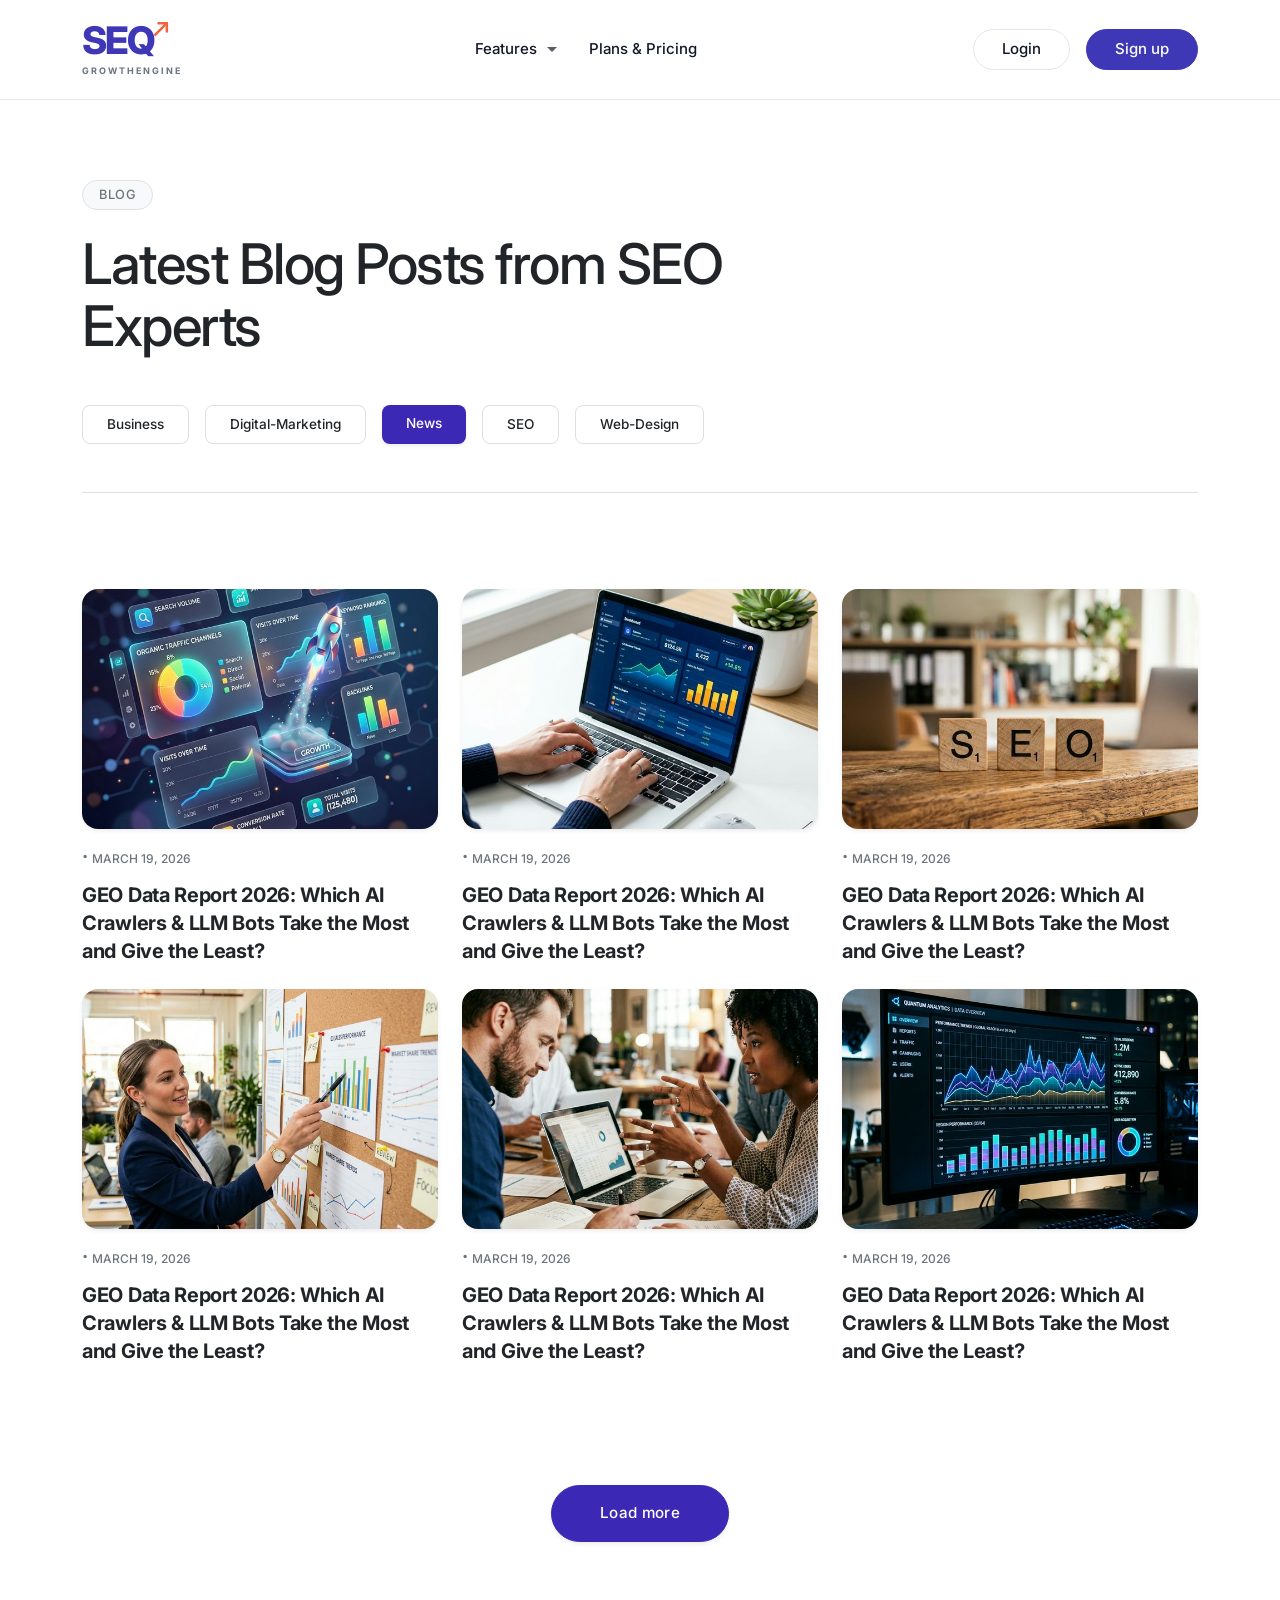
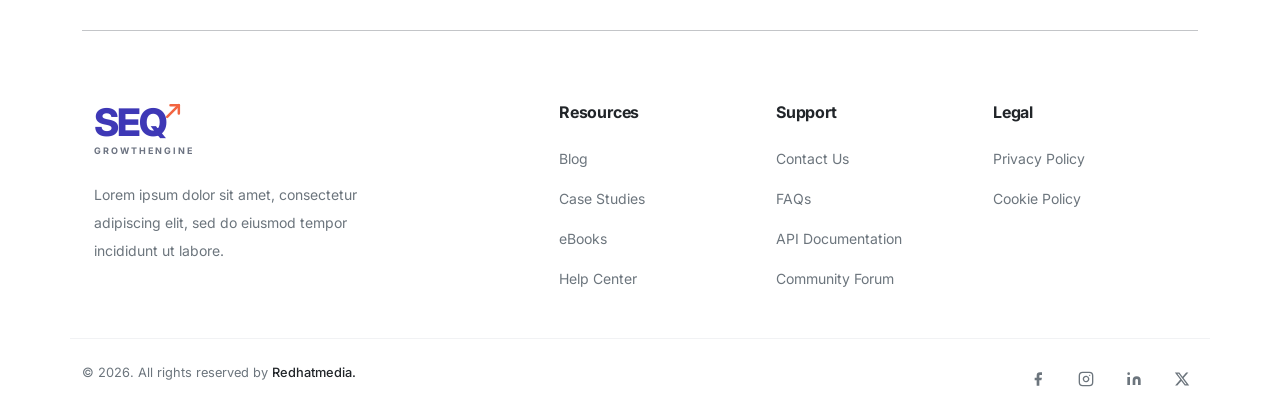
<file: blogs.html>
<!DOCTYPE html>
<html lang="en">

<head>
    <meta charset="UTF-8">
    <meta name="viewport" content="width=device-width, initial-scale=1.0">
    <meta name="description" content="SEQ - Blog">
    <title>Blog - SEQ</title>

    <!-- Google Fonts -->
    <link rel="preconnect" href="https://fonts.googleapis.com">
    <link rel="preconnect" href="https://fonts.gstatic.com" crossorigin>
    <link href="https://fonts.googleapis.com/css2?family=Inter:wght@400;500;600;700;800&display=swap" rel="stylesheet">

    <!-- Bootstrap 5 CSS -->
    <link href="https://cdn.jsdelivr.net/npm/bootstrap@5.3.3/dist/css/bootstrap.min.css" rel="stylesheet"
        integrity="sha384-QWTKZyjpPEjISv5WaRU9OFeRpok6YctnYmDr5pNlyT2bRjXh0JMhjY6hW+ALEwIH" crossorigin="anonymous">

    <!-- Custom CSS -->
    <link rel="stylesheet" href="css/style.css">
</head>

<body class="bg-white">

    <!-- Navigation Header -->
    <header>
        <nav class="navbar navbar-expand-lg py-3">
            <div class="container custom-nav-container">
                <!-- Logo -->
                <a class="navbar-brand text-decoration-none d-flex flex-column align-items-start" href="#">
                    <div class="position-relative">
                        <span class="logo-seq">SEQ</span>
                        <svg class="logo-arrow" width="20" height="20" viewBox="0 0 24 24" fill="none"
                            stroke="currentColor" stroke-width="3" stroke-linecap="round" stroke-linejoin="round">
                            <line x1="5" y1="19" x2="19" y2="5"></line>
                            <polyline points="9 5 19 5 19 15"></polyline>
                        </svg>
                    </div>
                    <span class="logo-subtext">GROWTHENGINE</span>
                </a>

                <!-- Mobile Menu Toggle -->
                <button class="navbar-toggler" type="button" data-bs-toggle="collapse" data-bs-target="#mainNavigation"
                    aria-controls="mainNavigation" aria-expanded="false" aria-label="Toggle navigation">
                    <span class="navbar-toggler-icon"></span>
                </button>

                <!-- Navigation Links & Buttons -->
                <div class="collapse navbar-collapse" id="mainNavigation">
                    <ul class="navbar-nav mx-auto mb-2 mb-lg-0">
                        <li class="nav-item dropdown px-2">
                            <a class="nav-link dropdown-toggle" href="#" role="button" data-bs-toggle="dropdown"
                                aria-expanded="false">
                                Features
                            </a>
                            <ul class="dropdown-menu border-0 shadow-sm">
                                <li><a class="dropdown-item" href="#">AI SEO</a></li>
                                <li><a class="dropdown-item" href="#">Generative Campaigns</a></li>
                            </ul>
                        </li>
                        <li class="nav-item px-2">
                            <a class="nav-link" href="#">Plans & Pricing</a>
                        </li>
                    </ul>

                    <div class="d-flex align-items-center gap-3 nav-buttons">
                        <a href="#" class="btn btn-login rounded-pill">Login</a>
                        <a href="#" class="btn btn-signup rounded-pill">Sign up</a>
                    </div>
                </div>
            </div>
        </nav>
    </header>

    <!-- Main Content AREA -->
    <main class="container py-5 my-md-4">
        <!-- Header & Filters -->
        <div class="row pt-2 mb-5">
            <div class="col-12 text-center text-md-start">
                <span class="badge rounded-pill bg-light text-secondary px-3 py-2 fw-medium mb-4 border d-inline-block" style="font-size: 0.8rem; letter-spacing: 0.5px;">BLOG</span>
                <h1 class="text-dark fw-medium mb-5" style="font-size: 3.5rem; letter-spacing: -1.5px; line-height: 1.1;">Latest Blog Posts from SEO<br class="d-none d-md-block">Experts</h1>
                
                <!-- Category Pills -->
                <div class="d-flex flex-wrap gap-3 mb-5 border-bottom pb-5 justify-content-center justify-content-md-start">
                    <a href="#" class="btn btn-outline-secondary rounded-3 px-4 py-2 small fw-medium text-dark" style="border-color: #dcdfe4; font-size: 0.85rem;">Business</a>
                    <a href="#" class="btn btn-outline-secondary rounded-3 px-4 py-2 small fw-medium text-dark" style="border-color: #dcdfe4; font-size: 0.85rem;">Digital-Marketing</a>
                    <a href="#" class="btn btn-primary border-0 rounded-3 px-4 py-2 small fw-medium text-white shadow-sm" style="background-color: #3b28b5; font-size: 0.85rem;">News</a>
                    <a href="#" class="btn btn-outline-secondary rounded-3 px-4 py-2 small fw-medium text-dark" style="border-color: #dcdfe4; font-size: 0.85rem;">SEO</a>
                    <a href="#" class="btn btn-outline-secondary rounded-3 px-4 py-2 small fw-medium text-dark" style="border-color: #dcdfe4; font-size: 0.85rem;">Web-Design</a>
                </div>
            </div>
        </div>

        <!-- Blog Cards Grid -->
        <div class="row g-4 mb-5 pb-5">
            
            <!-- Card 1 -->
            <div class="col-12 col-md-6 col-lg-4">
                <div class="blog-card d-flex flex-column h-100">
                    <img src="blog-cover-1.png" alt="GEO Data Report 2026" class="img-fluid rounded-4 mb-3 w-100 object-fit-cover shadow-sm" style="height: 240px;">
                    <span class="text-secondary small fw-medium mb-2 d-flex align-items-center" style="font-size: 0.75rem;"><span class="fs-4 lh-1 me-1 pb-1">&middot;</span> MARCH 19, 2026</span>
                    <a href="#" class="text-dark fw-bold text-decoration-none blog-card-title fs-5" style="letter-spacing: -0.3px; line-height: 1.4;">GEO Data Report 2026: Which AI Crawlers & LLM Bots Take the Most and Give the Least?</a>
                </div>
            </div>

            <!-- Card 2 -->
            <div class="col-12 col-md-6 col-lg-4">
                <div class="blog-card d-flex flex-column h-100">
                    <img src="blog-cover-2.png" alt="GEO Data Report 2026" class="img-fluid rounded-4 mb-3 w-100 object-fit-cover shadow-sm" style="height: 240px;">
                    <span class="text-secondary small fw-medium mb-2 d-flex align-items-center" style="font-size: 0.75rem;"><span class="fs-4 lh-1 me-1 pb-1">&middot;</span> MARCH 19, 2026</span>
                    <a href="#" class="text-dark fw-bold text-decoration-none blog-card-title fs-5" style="letter-spacing: -0.3px; line-height: 1.4;">GEO Data Report 2026: Which AI Crawlers & LLM Bots Take the Most and Give the Least?</a>
                </div>
            </div>

            <!-- Card 3 -->
            <div class="col-12 col-md-6 col-lg-4">
                <div class="blog-card d-flex flex-column h-100">
                    <img src="blog-cover-3.png" alt="GEO Data Report 2026" class="img-fluid rounded-4 mb-3 w-100 object-fit-cover shadow-sm" style="height: 240px;">
                    <span class="text-secondary small fw-medium mb-2 d-flex align-items-center" style="font-size: 0.75rem;"><span class="fs-4 lh-1 me-1 pb-1">&middot;</span> MARCH 19, 2026</span>
                    <a href="#" class="text-dark fw-bold text-decoration-none blog-card-title fs-5" style="letter-spacing: -0.3px; line-height: 1.4;">GEO Data Report 2026: Which AI Crawlers & LLM Bots Take the Most and Give the Least?</a>
                </div>
            </div>

            <!-- Card 4 -->
            <div class="col-12 col-md-6 col-lg-4">
                <div class="blog-card d-flex flex-column h-100">
                    <img src="blog-cover-4.png" alt="GEO Data Report 2026" class="img-fluid rounded-4 mb-3 w-100 object-fit-cover shadow-sm" style="height: 240px;">
                    <span class="text-secondary small fw-medium mb-2 d-flex align-items-center" style="font-size: 0.75rem;"><span class="fs-4 lh-1 me-1 pb-1">&middot;</span> MARCH 19, 2026</span>
                    <a href="#" class="text-dark fw-bold text-decoration-none blog-card-title fs-5" style="letter-spacing: -0.3px; line-height: 1.4;">GEO Data Report 2026: Which AI Crawlers & LLM Bots Take the Most and Give the Least?</a>
                </div>
            </div>

            <!-- Card 5 -->
            <div class="col-12 col-md-6 col-lg-4">
                <div class="blog-card d-flex flex-column h-100">
                    <img src="blog-cover-5.png" alt="GEO Data Report 2026" class="img-fluid rounded-4 mb-3 w-100 object-fit-cover shadow-sm" style="height: 240px;">
                    <span class="text-secondary small fw-medium mb-2 d-flex align-items-center" style="font-size: 0.75rem;"><span class="fs-4 lh-1 me-1 pb-1">&middot;</span> MARCH 19, 2026</span>
                    <a href="#" class="text-dark fw-bold text-decoration-none blog-card-title fs-5" style="letter-spacing: -0.3px; line-height: 1.4;">GEO Data Report 2026: Which AI Crawlers & LLM Bots Take the Most and Give the Least?</a>
                </div>
            </div>

            <!-- Card 6 -->
            <div class="col-12 col-md-6 col-lg-4">
                <div class="blog-card d-flex flex-column h-100">
                    <img src="blog-cover-6.png" alt="GEO Data Report 2026" class="img-fluid rounded-4 mb-3 w-100 object-fit-cover shadow-sm" style="height: 240px;">
                    <span class="text-secondary small fw-medium mb-2 d-flex align-items-center" style="font-size: 0.75rem;"><span class="fs-4 lh-1 me-1 pb-1">&middot;</span> MARCH 19, 2026</span>
                    <a href="#" class="text-dark fw-bold text-decoration-none blog-card-title fs-5" style="letter-spacing: -0.3px; line-height: 1.4;">GEO Data Report 2026: Which AI Crawlers & LLM Bots Take the Most and Give the Least?</a>
                </div>
            </div>

        </div>

        <!-- Pagination / Load More -->
        <div class="row pt-4 mb-3 text-center">
            <div class="col-12">
                <button class="btn btn-primary rounded-pill px-5 py-3 fw-medium shadow-sm transition-all" style="background-color: #3b28b5; border-color: #3b28b5; font-size: 0.95rem; letter-spacing: 0.3px;">Load more</button>
            </div>
        </div>

    </main>

    <!-- Separator Line -->
    <div class="container">
        <hr class="my-0 opacity-25">
    </div>

    <!-- Footer -->
    <footer class="mt-5 pb-4">
        <div class="container">
            <!-- Footer Main Content -->
            <div class="row w-100 g-4 mb-5 mx-0 pt-4">
                
                <!-- Logo & Description Column (Matches design placement) -->
                <div class="col-12 col-lg-5 pe-lg-5 mb-4 mb-lg-0">
                    <a class="navbar-brand text-decoration-none d-flex flex-column align-items-start mb-4" href="#">
                        <div class="position-relative">
                            <span class="logo-seq">SEQ</span>
                            <!-- Matching brand arrow styling -->
                            <svg class="logo-arrow" width="20" height="20" viewBox="0 0 24 24" fill="none" stroke="currentColor" stroke-width="3" stroke-linecap="round" stroke-linejoin="round">
                                <line x1="5" y1="19" x2="19" y2="5"></line>
                                <polyline points="9 5 19 5 19 15"></polyline>
                            </svg>
                        </div>
                        <span class="logo-subtext">GROWTHENGINE</span>
                    </a>
                    
                    <p class="text-secondary small mb-0 lh-lg" style="max-width: 320px;">
                        Lorem ipsum dolor sit amet, consectetur adipiscing elit, sed do eiusmod tempor incididunt ut labore.
                    </p>
                </div>

                <!-- Links Columns Container -->
                <div class="col-12 col-lg-7">
                    <div class="row row-cols-2 row-cols-sm-3 g-4">
                        
                        <!-- Links Column 1: Resources -->
                        <div class="col">
                            <h5 class="fw-bold mb-4 fs-6 text-dark" style="letter-spacing: -0.2px;">Resources</h5>
                            <ul class="list-unstyled d-flex flex-column gap-3 mb-0">
                                <li><a href="#" class="text-secondary text-decoration-none small footer-link">Blog</a></li>
                                <li><a href="#" class="text-secondary text-decoration-none small footer-link">Case Studies</a></li>
                                <li><a href="#" class="text-secondary text-decoration-none small footer-link">eBooks</a></li>
                                <li><a href="#" class="text-secondary text-decoration-none small footer-link">Help Center</a></li>
                            </ul>
                        </div>

                        <!-- Links Column 2: Support -->
                        <div class="col">
                            <h5 class="fw-bold mb-4 fs-6 text-dark" style="letter-spacing: -0.2px;">Support</h5>
                            <ul class="list-unstyled d-flex flex-column gap-3 mb-0">
                                <li><a href="#" class="text-secondary text-decoration-none small footer-link">Contact Us</a></li>
                                <li><a href="#" class="text-secondary text-decoration-none small footer-link">FAQs</a></li>
                                <li><a href="#" class="text-secondary text-decoration-none small footer-link">API Documentation</a></li>
                                <li><a href="#" class="text-secondary text-decoration-none small footer-link">Community Forum</a></li>
                            </ul>
                        </div>

                        <!-- Links Column 3: Legal -->
                        <div class="col">
                            <h5 class="fw-bold mb-4 fs-6 text-dark" style="letter-spacing: -0.2px;">Legal</h5>
                            <ul class="list-unstyled d-flex flex-column gap-3 mb-0">
                                <li><a href="#" class="text-secondary text-decoration-none small footer-link">Privacy Policy</a></li>
                                <li><a href="#" class="text-secondary text-decoration-none small footer-link">Cookie Policy</a></li>
                            </ul>
                        </div>

                    </div>
                </div>

            </div>

            <!-- Bottom Footer (Copyright & Socials) -->
            <div class="row pt-4 border-top" style="border-color: #f1f2f4 !important;">
                <div class="col-12 col-md-6 text-center text-md-start mb-3 mb-md-0">
                    <p class="text-secondary small mb-0" style="font-size: 0.8rem;">
                        © 2026. All rights reserved by <span class="text-dark fw-medium">Redhatmedia.</span>
                    </p>
                </div>
                <!-- Social Icons -->
                <div class="col-12 col-md-6 d-flex justify-content-center justify-content-md-end gap-3">
                    <a href="#" class="text-secondary social-icon">
                        <svg width="16" height="16" viewBox="0 0 24 24" fill="currentColor"><path d="M18 2h-3a5 5 0 0 0-5 5v3H7v4h3v8h4v-8h3l1-4h-4V7a1 1 0 0 1 1-1h3z"></path></svg>
                    </a>
                    <a href="#" class="text-secondary social-icon">
                        <svg width="16" height="16" viewBox="0 0 24 24" fill="none" stroke="currentColor" stroke-width="2" stroke-linecap="round" stroke-linejoin="round"><rect x="2" y="2" width="20" height="20" rx="5" ry="5"></rect><path d="M16 11.37A4 4 0 1 1 12.63 8 4 4 0 0 1 16 11.37z"></path><line x1="17.5" y1="6.5" x2="17.51" y2="6.5"></line></svg>
                    </a>
                    <a href="#" class="text-secondary social-icon">
                        <svg width="16" height="16" viewBox="0 0 24 24" fill="currentColor"><path d="M16 8a6 6 0 0 1 6 6v7h-4v-7a2 2 0 0 0-2-2 2 2 0 0 0-2 2v7h-4v-7a6 6 0 0 1 6-6z"></path><rect x="2" y="9" width="4" height="12"></rect><circle cx="4" cy="4" r="2"></circle></svg>
                    </a>
                    <a href="#" class="text-secondary social-icon">
                        <svg width="16" height="16" viewBox="0 0 24 24" fill="currentColor"><path d="M18.244 2.25h3.308l-7.227 8.26 8.502 11.24H16.17l-5.214-6.817L4.99 21.75H1.68l7.73-8.835L1.254 2.25H8.08l4.713 6.231zm-1.161 17.52h1.833L7.084 4.126H5.117z"/></svg>
                    </a>
                </div>
            </div>

        </div>
    </footer>

    <!-- Bootstrap 5 Bundle JS -->
    <script src="https://cdn.jsdelivr.net/npm/bootstrap@5.3.3/dist/js/bootstrap.bundle.min.js"
        integrity="sha384-YvpcrYf0tY3lHB60NNkmxc5s9fDVZLESaAA55NDzOxhy9GkcIdslK1eN7N6jIeHz"
        crossorigin="anonymous"></script>

    <!-- Custom User Scripts -->
    <script src="js/script.js"></script>
</body>

</html>
</file>
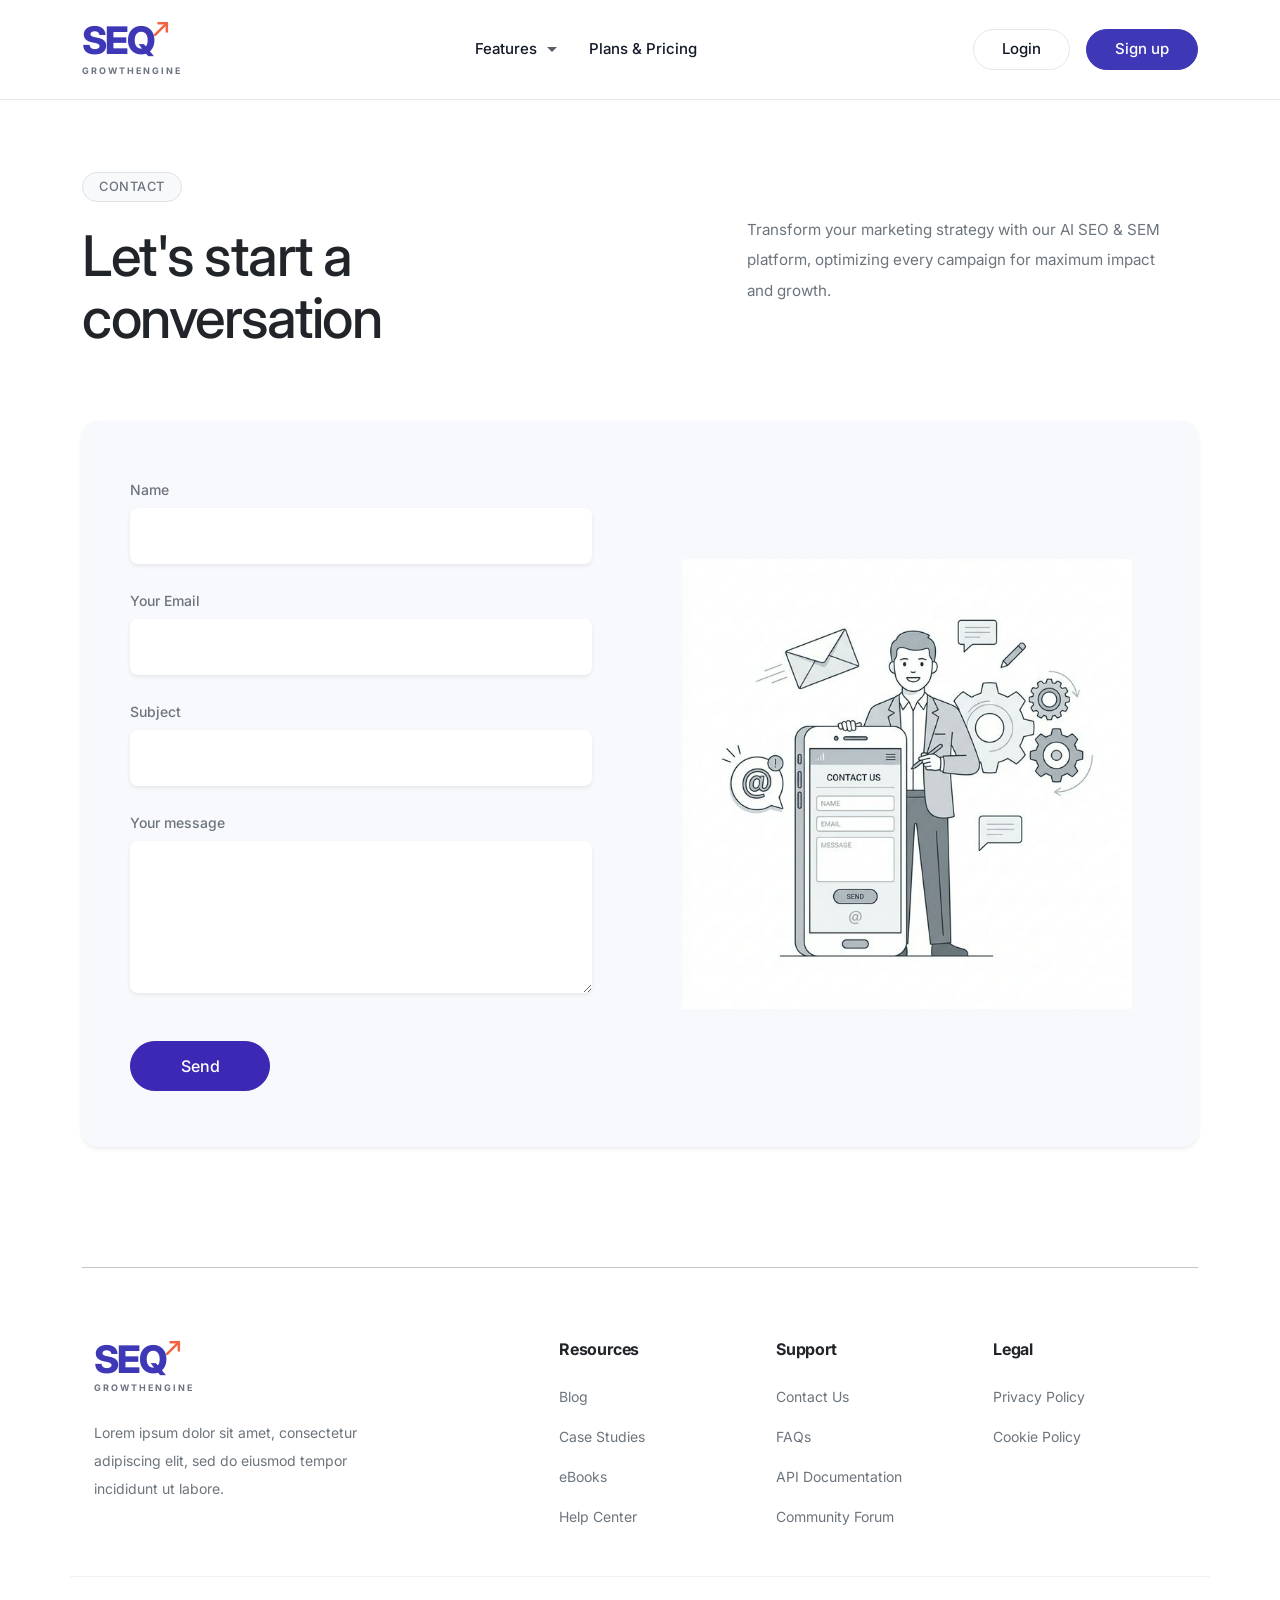
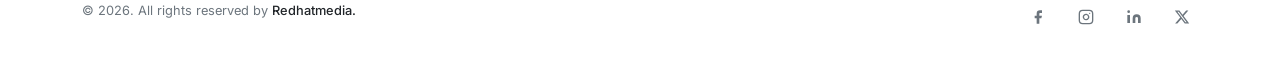
<file: contact.html>
<!DOCTYPE html>
<html lang="en">

<head>
    <meta charset="UTF-8">
    <meta name="viewport" content="width=device-width, initial-scale=1.0">
    <meta name="description" content="SEQ - Contact Us">
    <title>Contact - SEQ</title>

    <!-- Google Fonts -->
    <link rel="preconnect" href="https://fonts.googleapis.com">
    <link rel="preconnect" href="https://fonts.gstatic.com" crossorigin>
    <link href="https://fonts.googleapis.com/css2?family=Inter:wght@400;500;600;700;800&display=swap" rel="stylesheet">

    <!-- Bootstrap 5 CSS -->
    <link href="https://cdn.jsdelivr.net/npm/bootstrap@5.3.3/dist/css/bootstrap.min.css" rel="stylesheet"
        integrity="sha384-QWTKZyjpPEjISv5WaRU9OFeRpok6YctnYmDr5pNlyT2bRjXh0JMhjY6hW+ALEwIH" crossorigin="anonymous">

    <!-- Custom CSS -->
    <link rel="stylesheet" href="css/style.css">
</head>

<body class="bg-white">

    <!-- Navigation Header -->
    <header>
        <nav class="navbar navbar-expand-lg py-3">
            <div class="container custom-nav-container">
                <!-- Logo -->
                <a class="navbar-brand text-decoration-none d-flex flex-column align-items-start" href="#">
                    <div class="position-relative">
                        <span class="logo-seq">SEQ</span>
                        <svg class="logo-arrow" width="20" height="20" viewBox="0 0 24 24" fill="none"
                            stroke="currentColor" stroke-width="3" stroke-linecap="round" stroke-linejoin="round">
                            <line x1="5" y1="19" x2="19" y2="5"></line>
                            <polyline points="9 5 19 5 19 15"></polyline>
                        </svg>
                    </div>
                    <span class="logo-subtext">GROWTHENGINE</span>
                </a>

                <!-- Mobile Menu Toggle -->
                <button class="navbar-toggler" type="button" data-bs-toggle="collapse" data-bs-target="#mainNavigation"
                    aria-controls="mainNavigation" aria-expanded="false" aria-label="Toggle navigation">
                    <span class="navbar-toggler-icon"></span>
                </button>

                <!-- Navigation Links & Buttons -->
                <div class="collapse navbar-collapse" id="mainNavigation">
                    <ul class="navbar-nav mx-auto mb-2 mb-lg-0">
                        <li class="nav-item dropdown px-2">
                            <a class="nav-link dropdown-toggle" href="#" role="button" data-bs-toggle="dropdown"
                                aria-expanded="false">
                                Features
                            </a>
                            <ul class="dropdown-menu border-0 shadow-sm">
                                <li><a class="dropdown-item" href="#">AI SEO</a></li>
                                <li><a class="dropdown-item" href="#">Generative Campaigns</a></li>
                            </ul>
                        </li>
                        <li class="nav-item px-2">
                            <a class="nav-link" href="#">Plans & Pricing</a>
                        </li>
                    </ul>

                    <div class="d-flex align-items-center gap-3 nav-buttons">
                        <a href="#" class="btn btn-login rounded-pill">Login</a>
                        <a href="#" class="btn btn-signup rounded-pill">Sign up</a>
                    </div>
                </div>
            </div>
        </nav>
    </header>

    <!-- Main Content AREA -->
    <main class="container py-5 my-md-4">
        <!-- Intro Section -->
        <div class="row align-items-center mb-5 pb-4">
            <div class="col-12 col-md-6 mb-4 mb-md-0 pe-lg-5">
                <span class="badge rounded-pill bg-light text-secondary px-3 py-2 fw-medium mb-4 border" style="font-size: 0.8rem; letter-spacing: 0.5px;">CONTACT</span>
                <h1 class="text-dark fw-medium mb-0" style="font-size: 3.5rem; letter-spacing: -1.5px; line-height: 1.1;">Let's start a conversation</h1>
            </div>
            <div class="col-12 col-md-5 offset-md-1">
                <p class="text-secondary lh-lg mb-0 pe-lg-4" style="font-size: 0.95rem;">
                    Transform your marketing strategy with our AI SEO & SEM platform, optimizing every campaign for maximum impact and growth.
                </p>
            </div>
        </div>

        <!-- Form & Illustration Container -->
        <div class="bg-light rounded-4 p-4 p-lg-5 mb-5 shadow-sm" style="background-color: #f8f9fc !important;">
            <div class="row g-5 align-items-center pt-2 pb-2">
                
                <!-- Contact Form Column -->
                <div class="col-12 col-lg-6 pe-lg-5">
                    <form id="contactForm">
                        <div class="mb-4">
                            <label for="contactName" class="form-label text-secondary small fw-medium mb-2">Name</label>
                            <input type="text" class="form-control border-0 rounded-3 shadow-sm py-3" id="contactName" required>
                        </div>
                        <div class="mb-4">
                            <label for="contactEmail" class="form-label text-secondary small fw-medium mb-2">Your Email</label>
                            <input type="email" class="form-control border-0 rounded-3 shadow-sm py-3" id="contactEmail" required>
                        </div>
                        <div class="mb-4">
                            <label for="contactSubject" class="form-label text-secondary small fw-medium mb-2">Subject</label>
                            <input type="text" class="form-control border-0 rounded-3 shadow-sm py-3" id="contactSubject" required>
                        </div>
                        <div class="mb-5">
                            <label for="contactMessage" class="form-label text-secondary small fw-medium mb-2">Your message</label>
                            <textarea class="form-control border-0 rounded-3 shadow-sm py-3" id="contactMessage" rows="5" required></textarea>
                        </div>
                        <button type="submit" class="btn btn-primary btn-lg rounded-pill fw-medium px-4" style="background-color: #3b28b5; border-color: #3b28b5; font-size: 1rem; height: 50px; min-width: 140px;">Send</button>
                    </form>
                </div>

                <!-- Illustration Column -->
                <div class="col-12 col-lg-6 text-center">
                    <img src="contact-illustration.png" alt="Contact Abstract Illustration" class="img-fluid mx-auto mix-blend-multiply" style="max-height: 450px; object-fit: contain;">
                </div>

            </div>
        </div>

    </main>

    <!-- Separator Line -->
    <div class="container">
        <hr class="my-0 opacity-25">
    </div>

    <!-- Footer -->
    <footer class="mt-5 pb-4">
        <div class="container">
            <!-- Footer Main Content -->
            <div class="row w-100 g-4 mb-5 mx-0 pt-4">
                
                <!-- Logo & Description Column (Matches design placement) -->
                <div class="col-12 col-lg-5 pe-lg-5 mb-4 mb-lg-0">
                    <a class="navbar-brand text-decoration-none d-flex flex-column align-items-start mb-4" href="#">
                        <div class="position-relative">
                            <span class="logo-seq">SEQ</span>
                            <!-- Matching brand arrow styling -->
                            <svg class="logo-arrow" width="20" height="20" viewBox="0 0 24 24" fill="none" stroke="currentColor" stroke-width="3" stroke-linecap="round" stroke-linejoin="round">
                                <line x1="5" y1="19" x2="19" y2="5"></line>
                                <polyline points="9 5 19 5 19 15"></polyline>
                            </svg>
                        </div>
                        <span class="logo-subtext">GROWTHENGINE</span>
                    </a>
                    
                    <p class="text-secondary small mb-0 lh-lg" style="max-width: 320px;">
                        Lorem ipsum dolor sit amet, consectetur adipiscing elit, sed do eiusmod tempor incididunt ut labore.
                    </p>
                </div>

                <!-- Links Columns Container -->
                <div class="col-12 col-lg-7">
                    <div class="row row-cols-2 row-cols-sm-3 g-4">
                        
                        <!-- Links Column 1: Resources -->
                        <div class="col">
                            <h5 class="fw-bold mb-4 fs-6 text-dark" style="letter-spacing: -0.2px;">Resources</h5>
                            <ul class="list-unstyled d-flex flex-column gap-3 mb-0">
                                <li><a href="#" class="text-secondary text-decoration-none small footer-link">Blog</a></li>
                                <li><a href="#" class="text-secondary text-decoration-none small footer-link">Case Studies</a></li>
                                <li><a href="#" class="text-secondary text-decoration-none small footer-link">eBooks</a></li>
                                <li><a href="#" class="text-secondary text-decoration-none small footer-link">Help Center</a></li>
                            </ul>
                        </div>

                        <!-- Links Column 2: Support -->
                        <div class="col">
                            <h5 class="fw-bold mb-4 fs-6 text-dark" style="letter-spacing: -0.2px;">Support</h5>
                            <ul class="list-unstyled d-flex flex-column gap-3 mb-0">
                                <li><a href="#" class="text-secondary text-decoration-none small footer-link">Contact Us</a></li>
                                <li><a href="#" class="text-secondary text-decoration-none small footer-link">FAQs</a></li>
                                <li><a href="#" class="text-secondary text-decoration-none small footer-link">API Documentation</a></li>
                                <li><a href="#" class="text-secondary text-decoration-none small footer-link">Community Forum</a></li>
                            </ul>
                        </div>

                        <!-- Links Column 3: Legal -->
                        <div class="col">
                            <h5 class="fw-bold mb-4 fs-6 text-dark" style="letter-spacing: -0.2px;">Legal</h5>
                            <ul class="list-unstyled d-flex flex-column gap-3 mb-0">
                                <li><a href="#" class="text-secondary text-decoration-none small footer-link">Privacy Policy</a></li>
                                <li><a href="#" class="text-secondary text-decoration-none small footer-link">Cookie Policy</a></li>
                            </ul>
                        </div>

                    </div>
                </div>

            </div>

            <!-- Bottom Footer (Copyright & Socials) -->
            <div class="row pt-4 border-top" style="border-color: #f1f2f4 !important;">
                <div class="col-12 col-md-6 text-center text-md-start mb-3 mb-md-0">
                    <p class="text-secondary small mb-0" style="font-size: 0.8rem;">
                        © 2026. All rights reserved by <span class="text-dark fw-medium">Redhatmedia.</span>
                    </p>
                </div>
                <!-- Social Icons -->
                <div class="col-12 col-md-6 d-flex justify-content-center justify-content-md-end gap-3">
                    <a href="#" class="text-secondary social-icon">
                        <svg width="16" height="16" viewBox="0 0 24 24" fill="currentColor"><path d="M18 2h-3a5 5 0 0 0-5 5v3H7v4h3v8h4v-8h3l1-4h-4V7a1 1 0 0 1 1-1h3z"></path></svg>
                    </a>
                    <a href="#" class="text-secondary social-icon">
                        <svg width="16" height="16" viewBox="0 0 24 24" fill="none" stroke="currentColor" stroke-width="2" stroke-linecap="round" stroke-linejoin="round"><rect x="2" y="2" width="20" height="20" rx="5" ry="5"></rect><path d="M16 11.37A4 4 0 1 1 12.63 8 4 4 0 0 1 16 11.37z"></path><line x1="17.5" y1="6.5" x2="17.51" y2="6.5"></line></svg>
                    </a>
                    <a href="#" class="text-secondary social-icon">
                        <svg width="16" height="16" viewBox="0 0 24 24" fill="currentColor"><path d="M16 8a6 6 0 0 1 6 6v7h-4v-7a2 2 0 0 0-2-2 2 2 0 0 0-2 2v7h-4v-7a6 6 0 0 1 6-6z"></path><rect x="2" y="9" width="4" height="12"></rect><circle cx="4" cy="4" r="2"></circle></svg>
                    </a>
                    <a href="#" class="text-secondary social-icon">
                        <svg width="16" height="16" viewBox="0 0 24 24" fill="currentColor"><path d="M18.244 2.25h3.308l-7.227 8.26 8.502 11.24H16.17l-5.214-6.817L4.99 21.75H1.68l7.73-8.835L1.254 2.25H8.08l4.713 6.231zm-1.161 17.52h1.833L7.084 4.126H5.117z"/></svg>
                    </a>
                </div>
            </div>

        </div>
    </footer>

    <!-- Bootstrap 5 Bundle JS -->
    <script src="https://cdn.jsdelivr.net/npm/bootstrap@5.3.3/dist/js/bootstrap.bundle.min.js"
        integrity="sha384-YvpcrYf0tY3lHB60NNkmxc5s9fDVZLESaAA55NDzOxhy9GkcIdslK1eN7N6jIeHz"
        crossorigin="anonymous"></script>

    <!-- Custom User Scripts -->
    <script src="js/script.js"></script>
</body>

</html>
</file>
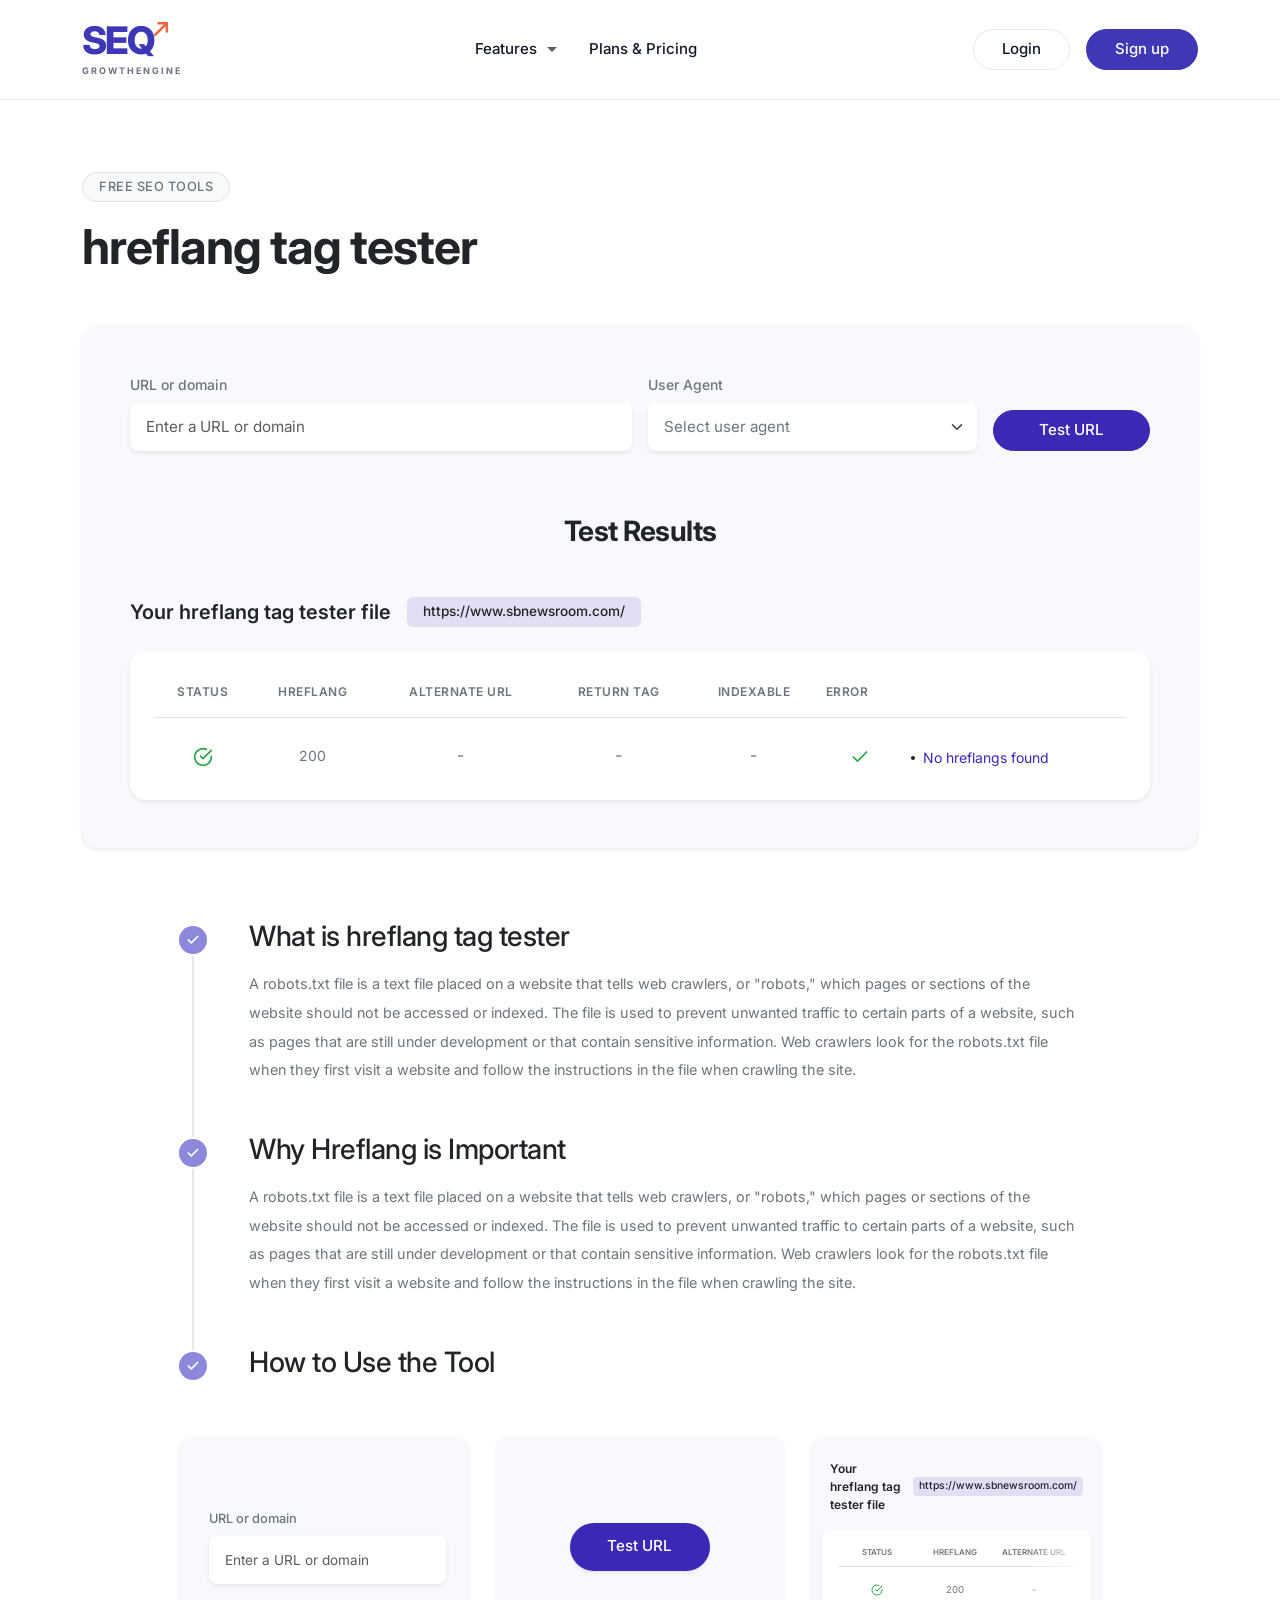
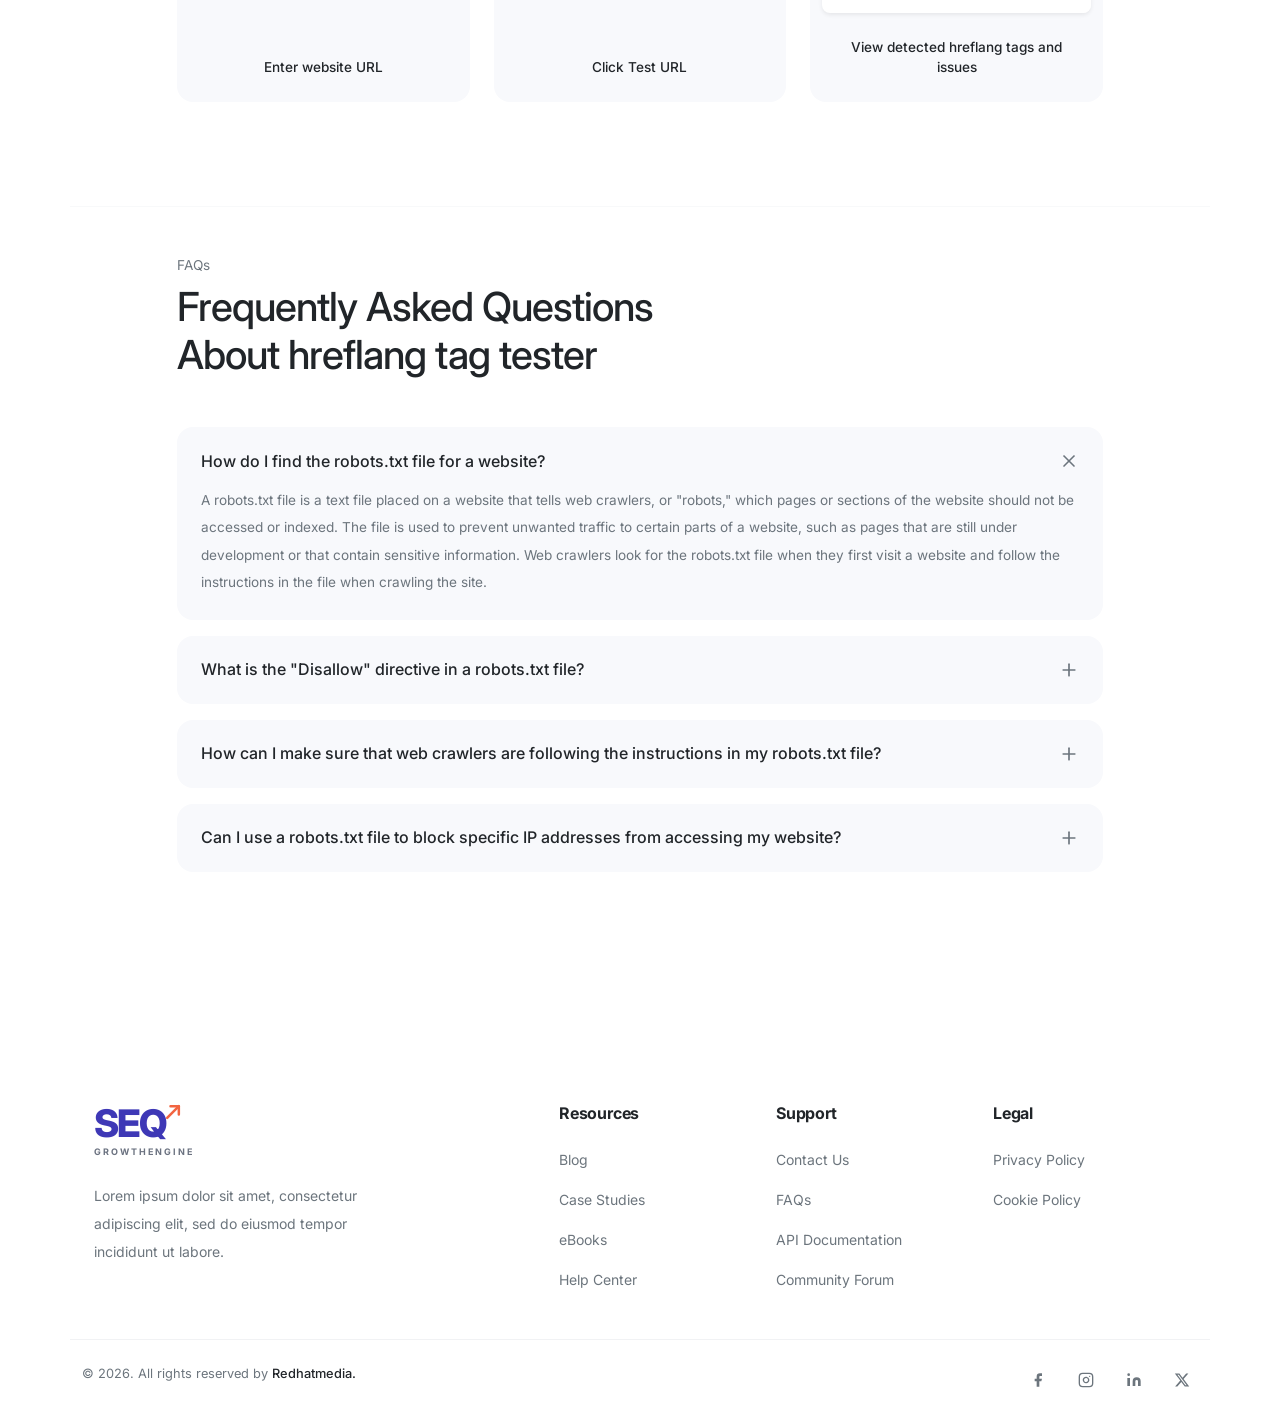
<file: hreflang.html>
<!DOCTYPE html>
<html lang="en">

<head>
    <meta charset="UTF-8">
    <meta name="viewport" content="width=device-width, initial-scale=1.0">
    <meta name="description" content="SEQ - Hreflang Tag Tester Tool">
    <title>Hreflang Tag Tester - SEQ</title>

    <!-- Google Fonts -->
    <link rel="preconnect" href="https://fonts.googleapis.com">
    <link rel="preconnect" href="https://fonts.gstatic.com" crossorigin>
    <link href="https://fonts.googleapis.com/css2?family=Inter:wght@400;500;600;700;800&display=swap" rel="stylesheet">

    <!-- Bootstrap 5 CSS -->
    <link href="https://cdn.jsdelivr.net/npm/bootstrap@5.3.3/dist/css/bootstrap.min.css" rel="stylesheet"
        integrity="sha384-QWTKZyjpPEjISv5WaRU9OFeRpok6YctnYmDr5pNlyT2bRjXh0JMhjY6hW+ALEwIH" crossorigin="anonymous">

    <!-- Custom CSS -->
    <link rel="stylesheet" href="css/style.css">
</head>

<body class="bg-white">

    <!-- Navigation Header -->
    <header>
        <nav class="navbar navbar-expand-lg py-3">
            <div class="container custom-nav-container">
                <!-- Logo -->
                <a class="navbar-brand text-decoration-none d-flex flex-column align-items-start" href="#">
                    <div class="position-relative">
                        <span class="logo-seq">SEQ</span>
                        <svg class="logo-arrow" width="20" height="20" viewBox="0 0 24 24" fill="none"
                            stroke="currentColor" stroke-width="3" stroke-linecap="round" stroke-linejoin="round">
                            <line x1="5" y1="19" x2="19" y2="5"></line>
                            <polyline points="9 5 19 5 19 15"></polyline>
                        </svg>
                    </div>
                    <span class="logo-subtext">GROWTHENGINE</span>
                </a>

                <!-- Mobile Menu Toggle -->
                <button class="navbar-toggler" type="button" data-bs-toggle="collapse" data-bs-target="#mainNavigation"
                    aria-controls="mainNavigation" aria-expanded="false" aria-label="Toggle navigation">
                    <span class="navbar-toggler-icon"></span>
                </button>

                <!-- Navigation Links & Buttons -->
                <div class="collapse navbar-collapse" id="mainNavigation">
                    <ul class="navbar-nav mx-auto mb-2 mb-lg-0">
                        <li class="nav-item dropdown px-2">
                            <a class="nav-link dropdown-toggle" href="#" role="button" data-bs-toggle="dropdown"
                                aria-expanded="false">
                                Features
                            </a>
                            <ul class="dropdown-menu border-0 shadow-sm">
                                <li><a class="dropdown-item" href="#">AI SEO</a></li>
                                <li><a class="dropdown-item" href="#">Generative Campaigns</a></li>
                            </ul>
                        </li>
                        <li class="nav-item px-2">
                            <a class="nav-link" href="#">Plans & Pricing</a>
                        </li>
                    </ul>

                    <div class="d-flex align-items-center gap-3 nav-buttons">
                        <a href="#" class="btn btn-login rounded-pill">Login</a>
                        <a href="#" class="btn btn-signup rounded-pill">Sign up</a>
                    </div>
                </div>
            </div>
        </nav>
    </header>

    <!-- Main Content AREA -->
    <main class="container py-5 my-md-4">
        <!-- Page Header -->
        <div class="row mb-5">
            <div class="col-12">
                <span class="badge rounded-pill bg-light text-secondary px-3 py-2 fw-medium mb-3 border" style="font-size: 0.8rem; letter-spacing: 0.5px;">FREE SEO TOOLS</span>
                <h1 class="fw-bold text-dark display-5 mb-0" style="letter-spacing: -1px;">hreflang tag tester</h1>
            </div>
        </div>

        <!-- Main Tool Container -->
        <div class="tool-container bg-light rounded-4 p-4 p-lg-5 mb-5 shadow-sm" style="background-color: #f8f9fc !important;">
            
            <!-- Input Form Section -->
            <form id="hreflangForm">
                <div class="row g-3 align-items-end mb-5">
                    
                    <!-- URL Input -->
                    <div class="col-12 col-md-6">
                        <label for="urlInput" class="form-label text-secondary small fw-medium mb-2">URL or domain</label>
                        <input type="url" class="form-control form-control-lg border-0 shadow-sm" id="urlInput" placeholder="Enter a URL or domain" required style="font-size: 0.95rem;">
                    </div>

                    <!-- User Agent Select -->
                    <div class="col-12 col-md-4">
                        <label for="userAgentSelect" class="form-label text-secondary small fw-medium mb-2">User Agent</label>
                        <select class="form-select form-select-lg border-0 shadow-sm text-secondary" id="userAgentSelect" style="font-size: 0.95rem;">
                            <option selected>Select user agent</option>
                            <option value="1">Googlebot</option>
                            <option value="2">Bingbot</option>
                            <option value="3">Chrome</option>
                        </select>
                    </div>

                    <!-- Submit Button -->
                    <div class="col-12 col-md-2">
                        <button type="submit" class="btn btn-primary w-100 btn-lg rounded-pill fw-medium" style="background-color: #3b28b5; border-color: #3b28b5; font-size: 0.95rem;">Test URL</button>
                    </div>
                </div>
            </form>
            
            <!-- Test Results Section -->
            <div class="test-results-section mt-5 pt-3">
                <h3 class="text-center fw-bold text-dark mb-5" style="letter-spacing: -0.5px;">Test Results</h3>
                
                <div class="d-flex flex-column flex-md-row align-items-md-center gap-3 mb-4">
                    <span class="fw-semibold text-dark fs-5">Your hreflang tag tester file</span>
                    <span class="badge px-3 py-2 fw-medium text-dark rounded-2" style="background-color: #e1dff3; font-size: 0.85rem;">https://www.sbnewsroom.com/</span>
                </div>

                <!-- Results Table -->
                <div class="table-responsive bg-white rounded-4 shadow-sm p-4">
                    <table class="table table-borderless align-middle text-center mb-0" style="min-width: 800px;">
                        <thead class="border-bottom">
                            <tr>
                                <th scope="col" class="text-secondary small fw-semibold pb-3" style="font-size: 0.75rem;">STATUS</th>
                                <th scope="col" class="text-secondary small fw-semibold pb-3" style="font-size: 0.75rem;">HREFLANG</th>
                                <th scope="col" class="text-secondary small fw-semibold pb-3" style="font-size: 0.75rem;">ALTERNATE URL</th>
                                <th scope="col" class="text-secondary small fw-semibold pb-3" style="font-size: 0.75rem;">RETURN TAG</th>
                                <th scope="col" class="text-secondary small fw-semibold pb-3" style="font-size: 0.75rem;">INDEXABLE</th>
                                <th scope="col" class="text-secondary small fw-semibold pb-3 text-start" style="font-size: 0.75rem;">ERROR</th>
                            </tr>
                        </thead>
                        <tbody>
                            <tr>
                                <td class="pt-4">
                                    <svg width="20" height="20" viewBox="0 0 24 24" fill="none" stroke="#28a745" stroke-width="2" stroke-linecap="round" stroke-linejoin="round">
                                        <path d="M22 11.08V12a10 10 0 1 1-5.93-9.14"></path>
                                        <polyline points="22 4 12 14.01 9 11.01"></polyline>
                                    </svg>
                                </td>
                                <td class="pt-4 text-secondary small">200</td>
                                <td class="pt-4 text-secondary">-</td>
                                <td class="pt-4 text-secondary">-</td>
                                <td class="pt-4 text-secondary">-</td>
                                <td class="pt-4">
                                    <svg width="20" height="20" viewBox="0 0 24 24" fill="none" stroke="#28a745" stroke-width="2" stroke-linecap="round" stroke-linejoin="round">
                                        <polyline points="20 6 9 17 4 12"></polyline>
                                    </svg>
                                </td>
                                <td class="pt-4 text-start">
                                    <span class="d-inline-flex align-items-center gap-2 small" style="color: #3b28b5;">
                                        <span style="width: 4px; height: 4px; background-color: #212529; border-radius: 50%;"></span>
                                        No hreflangs found
                                    </span>
                                </td>
                            </tr>
                        </tbody>
                    </table>
                </div>

            </div>
        </div>

        <!-- Informational Timeline Section -->
        <div class="row mt-5 pt-4 pb-5">
            <div class="col-12 col-lg-10 mx-auto position-relative hreflang-timeline pb-4">
                
                <!-- Timeline Node 1 -->
                <div class="timeline-node position-relative mb-5 pe-lg-4" style="padding-left: 4.5rem;">
                    <!-- Line to next node -->
                    <div class="timeline-line position-absolute" style="left: calc(1rem - 1px); top: 1rem; bottom: -4rem; width: 2px; background-color: #e5e7eb; z-index: 1;"></div>
                    <!-- Checkmark Icon -->
                    <div class="timeline-icon position-absolute rounded-circle d-flex align-items-center justify-content-center bg-white" style="left: 0; top: 0; width: 2rem; height: 2rem; border-radius: 50%; z-index: 2; transform: translateY(0.25rem);">
                        <div class="rounded-circle d-flex align-items-center justify-content-center" style="background-color: #8c88db; width: 1.75rem; height: 1.75rem;">
                            <svg width="14" height="14" viewBox="0 0 24 24" fill="none" stroke="white" stroke-width="3" stroke-linecap="round" stroke-linejoin="round">
                                <polyline points="20 6 9 17 4 12"></polyline>
                            </svg>
                        </div>
                    </div>
                    <h2 class="fw-medium text-dark mb-3" style="font-size: 1.75rem; letter-spacing: -0.5px;">What is hreflang tag tester</h2>
                    <p class="text-secondary small lh-lg mb-0" style="font-size: 0.9rem;">
                        A robots.txt file is a text file placed on a website that tells web crawlers, or "robots," which pages or sections of the website should not be accessed or indexed. The file is used to prevent unwanted traffic to certain parts of a website, such as pages that are still under development or that contain sensitive information. Web crawlers look for the robots.txt file when they first visit a website and follow the instructions in the file when crawling the site.
                    </p>
                </div>

                <!-- Timeline Node 2 -->
                <div class="timeline-node position-relative mb-5 pe-lg-4" style="padding-left: 4.5rem;">
                    <!-- Line to next node -->
                    <div class="timeline-line position-absolute" style="left: calc(1rem - 1px); top: 1rem; bottom: -4rem; width: 2px; background-color: #e5e7eb; z-index: 1;"></div>
                    <!-- Checkmark Icon -->
                    <div class="timeline-icon position-absolute rounded-circle d-flex align-items-center justify-content-center bg-white" style="left: 0; top: 0; width: 2rem; height: 2rem; border-radius: 50%; z-index: 2; transform: translateY(0.25rem);">
                        <div class="rounded-circle d-flex align-items-center justify-content-center" style="background-color: #8c88db; width: 1.75rem; height: 1.75rem;">
                            <svg width="14" height="14" viewBox="0 0 24 24" fill="none" stroke="white" stroke-width="3" stroke-linecap="round" stroke-linejoin="round">
                                <polyline points="20 6 9 17 4 12"></polyline>
                            </svg>
                        </div>
                    </div>
                    <h2 class="fw-medium text-dark mb-3" style="font-size: 1.75rem; letter-spacing: -0.5px;">Why Hreflang is Important</h2>
                    <p class="text-secondary small lh-lg mb-0" style="font-size: 0.9rem;">
                        A robots.txt file is a text file placed on a website that tells web crawlers, or "robots," which pages or sections of the website should not be accessed or indexed. The file is used to prevent unwanted traffic to certain parts of a website, such as pages that are still under development or that contain sensitive information. Web crawlers look for the robots.txt file when they first visit a website and follow the instructions in the file when crawling the site.
                    </p>
                </div>

                <!-- Timeline Node 3 -->
                <div class="timeline-node position-relative mb-2 pe-lg-4" style="padding-left: 4.5rem;">
                    <!-- Checkmark Icon -->
                    <div class="timeline-icon position-absolute rounded-circle d-flex align-items-center justify-content-center bg-white" style="left: 0; top: 0; width: 2rem; height: 2rem; border-radius: 50%; z-index: 2; transform: translateY(0.25rem);">
                        <div class="rounded-circle d-flex align-items-center justify-content-center" style="background-color: #8c88db; width: 1.75rem; height: 1.75rem;">
                            <svg width="14" height="14" viewBox="0 0 24 24" fill="none" stroke="white" stroke-width="3" stroke-linecap="round" stroke-linejoin="round">
                                <polyline points="20 6 9 17 4 12"></polyline>
                            </svg>
                        </div>
                    </div>
                    <h2 class="fw-medium text-dark mb-0" style="font-size: 1.75rem; letter-spacing: -0.5px;">How to Use the Tool</h2>
                </div>
            </div>

            <!-- 3-Column Guide Cards Alignment Fix -->
            <div class="col-12 col-lg-10 mx-auto mt-4 mb-2">
                <div class="row g-4">
                    
                    <!-- Card 1: Input Field Mock -->
                    <div class="col-12 col-md-4">
                        <div class="guide-card bg-light rounded-4 p-4 d-flex flex-column h-100 position-relative overflow-hidden" style="background-color: #f8f9fc !important; min-height: 240px;">
                            <div class="mock-container flex-grow-1 d-flex flex-column justify-content-center w-100">
                                <div class="mock-input-wrap ms-md-2">
                                    <p class="text-secondary small fw-medium mb-2" style="font-size: 0.8rem;">URL or domain</p>
                                    <div class="mock-input bg-white rounded-3 shadow-sm d-flex align-items-center px-3" style="height: 48px; position: relative;">
                                        <span class="text-muted" style="font-size: 0.85rem;">Enter a URL or domain</span>
                                        <!-- White fade overlay to simulate clipping -->
                                        <div class="position-absolute end-0 top-0 h-100 w-25 rounded-end-3" style="background: linear-gradient(to right, transparent, white); pointer-events: none;"></div>
                                    </div>
                                </div>
                            </div>
                            <div class="mt-auto pt-4 text-center">
                                <p class="mb-0 text-dark small fw-medium" style="font-size: 0.85rem;">Enter website URL</p>
                            </div>
                        </div>
                    </div>

                    <!-- Card 2: Button Mock -->
                    <div class="col-12 col-md-4">
                        <div class="guide-card bg-light rounded-4 p-4 d-flex flex-column h-100" style="background-color: #f8f9fc !important; min-height: 240px;">
                            <div class="mock-container flex-grow-1 d-flex align-items-center justify-content-center">
                                <div class="mock-btn fw-medium text-white d-flex align-items-center justify-content-center shadow-sm" style="background-color: #3b28b5; border-radius: 50px; height: 48px; width: 140px; font-size: 0.95rem;">
                                    Test URL
                                </div>
                            </div>
                            <div class="mt-auto pt-4 text-center">
                                <p class="mb-0 text-dark small fw-medium" style="font-size: 0.85rem;">Click Test URL</p>
                            </div>
                        </div>
                    </div>

                    <!-- Card 3: Results Table Mock -->
                    <div class="col-12 col-md-4">
                        <div class="guide-card bg-light rounded-4 p-4 d-flex flex-column h-100 position-relative overflow-hidden" style="background-color: #f8f9fc !important; min-height: 240px;">
                            <div class="mock-container flex-grow-1 d-flex flex-column justify-content-center w-100" style="margin-left: -5%; width: 110% !important;">
                                <div class="d-flex align-items-center gap-2 mb-3 px-2">
                                    <span class="text-dark fw-semibold" style="font-size: 0.75rem;">Your hreflang tag tester file</span>
                                    <span class="badge rounded-1 fw-medium text-dark" style="background-color: #e1dff3; font-size: 0.65rem; padding: 4px 6px;">https://www.sbnewsroom.com/</span>
                                </div>
                                <div class="mock-table-wrap bg-white rounded-3 shadow-sm p-3 w-100 position-relative overflow-hidden">
                                    <!-- Mock Headers -->
                                    <div class="d-flex mb-3 border-bottom pb-2">
                                        <div class="text-center" style="width: 33%; font-size: 0.5rem; font-weight: 600; color: #6c757d;">STATUS</div>
                                        <div class="text-center" style="width: 33%; font-size: 0.5rem; font-weight: 600; color: #6c757d;">HREFLANG</div>
                                        <div class="text-center" style="width: 33%; font-size: 0.5rem; font-weight: 600; color: #6c757d;">ALTERNATE URL</div>
                                    </div>
                                    <!-- Mock Data Row -->
                                    <div class="d-flex align-items-center">
                                        <div class="text-center d-flex justify-content-center" style="width: 33%;">
                                            <svg width="12" height="12" viewBox="0 0 24 24" fill="none" stroke="#28a745" stroke-width="2" stroke-linecap="round" stroke-linejoin="round">
                                                <path d="M22 11.08V12a10 10 0 1 1-5.93-9.14"></path>
                                                <polyline points="22 4 12 14.01 9 11.01"></polyline>
                                            </svg>
                                        </div>
                                        <div class="text-center text-secondary" style="width: 33%; font-size: 0.6rem;">200</div>
                                        <div class="text-center text-secondary" style="width: 33%; font-size: 0.6rem;">-</div>
                                    </div>
                                    <!-- White fade overlay for right side -->
                                    <div class="position-absolute end-0 top-0 h-100 w-25" style="background: linear-gradient(to right, transparent, rgba(255,255,255,1)); pointer-events: none;"></div>
                                </div>
                            </div>
                            <div class="mt-auto pt-4 text-center position-relative z-1">
                                <p class="mb-0 text-dark small fw-medium" style="font-size: 0.85rem;">View detected hreflang tags and issues</p>
                            </div>
                        </div>
                    </div>

                </div>
            </div>
        </div>

        <!-- FAQs Section -->
        <div class="row mt-5 pt-5 pb-5 mb-5 border-top border-light">
            <div class="col-12 col-lg-10 mx-auto">
                <p class="text-secondary small mb-2" style="font-size: 0.85rem;">FAQs</p>
                <h2 class="display-6 fw-medium text-dark mb-5" style="letter-spacing: -1px; line-height: 1.2;">
                    Frequently Asked Questions<br>About hreflang tag tester
                </h2>

                <div class="custom-accordion" id="faqAccordion">
                    
                    <!-- FAQ Item 1 (Active) -->
                    <div class="faq-item active bg-light rounded-4 mb-3 p-4" style="background-color: #f8f9fc !important;">
                        <div class="faq-header d-flex justify-content-between align-items-center cursor-pointer" onclick="toggleFaq(this)">
                            <h3 class="faq-question fw-medium text-dark mb-0 fs-6">How do I find the robots.txt file for a website?</h3>
                            <div class="faq-icon text-secondary">
                                <!-- Minus/X icon for active state -->
                                <svg class="icon-close" width="20" height="20" viewBox="0 0 24 24" fill="none" stroke="currentColor" stroke-width="2" stroke-linecap="round" stroke-linejoin="round" style="display: block;">
                                    <line x1="18" y1="6" x2="6" y2="18"></line>
                                    <line x1="6" y1="6" x2="18" y2="18"></line>
                                </svg>
                                <!-- Plus icon for inactive state -->
                                <svg class="icon-open" width="20" height="20" viewBox="0 0 24 24" fill="none" stroke="currentColor" stroke-width="2" stroke-linecap="round" stroke-linejoin="round" style="display: none;">
                                    <line x1="12" y1="5" x2="12" y2="19"></line>
                                    <line x1="5" y1="12" x2="19" y2="12"></line>
                                </svg>
                            </div>
                        </div>
                        <div class="faq-answer mt-3" style="display: block;">
                            <p class="text-secondary small lh-lg mb-0" style="font-size: 0.85rem;">
                                A robots.txt file is a text file placed on a website that tells web crawlers, or "robots," which pages or sections of the website should not be accessed or indexed. The file is used to prevent unwanted traffic to certain parts of a website, such as pages that are still under development or that contain sensitive information. Web crawlers look for the robots.txt file when they first visit a website and follow the instructions in the file when crawling the site.
                            </p>
                        </div>
                    </div>

                    <!-- FAQ Item 2 -->
                    <div class="faq-item bg-light rounded-4 mb-3 p-4" style="background-color: #f8f9fc !important;">
                        <div class="faq-header d-flex justify-content-between align-items-center cursor-pointer" onclick="toggleFaq(this)">
                            <h3 class="faq-question fw-medium text-dark mb-0 fs-6">What is the "Disallow" directive in a robots.txt file?</h3>
                            <div class="faq-icon text-secondary">
                                <svg class="icon-close" width="20" height="20" viewBox="0 0 24 24" fill="none" stroke="currentColor" stroke-width="2" stroke-linecap="round" stroke-linejoin="round" style="display: none;">
                                    <line x1="18" y1="6" x2="6" y2="18"></line>
                                    <line x1="6" y1="6" x2="18" y2="18"></line>
                                </svg>
                                <svg class="icon-open" width="20" height="20" viewBox="0 0 24 24" fill="none" stroke="currentColor" stroke-width="2" stroke-linecap="round" stroke-linejoin="round" style="display: block;">
                                    <line x1="12" y1="5" x2="12" y2="19"></line>
                                    <line x1="5" y1="12" x2="19" y2="12"></line>
                                </svg>
                            </div>
                        </div>
                        <div class="faq-answer mt-3" style="display: none;">
                            <p class="text-secondary small lh-lg mb-0" style="font-size: 0.85rem;">
                                The "Disallow" directive tells a web crawler not to visit a specific path or file. For example, `Disallow: /private/` prevents bots from accessing any URL that starts with `/private/`.
                            </p>
                        </div>
                    </div>

                    <!-- FAQ Item 3 -->
                    <div class="faq-item bg-light rounded-4 mb-3 p-4" style="background-color: #f8f9fc !important;">
                        <div class="faq-header d-flex justify-content-between align-items-center cursor-pointer" onclick="toggleFaq(this)">
                            <h3 class="faq-question fw-medium text-dark mb-0 fs-6">How can I make sure that web crawlers are following the instructions in my robots.txt file?</h3>
                            <div class="faq-icon text-secondary">
                                <svg class="icon-close" width="20" height="20" viewBox="0 0 24 24" fill="none" stroke="currentColor" stroke-width="2" stroke-linecap="round" stroke-linejoin="round" style="display: none;">
                                    <line x1="18" y1="6" x2="6" y2="18"></line>
                                    <line x1="6" y1="6" x2="18" y2="18"></line>
                                </svg>
                                <svg class="icon-open" width="20" height="20" viewBox="0 0 24 24" fill="none" stroke="currentColor" stroke-width="2" stroke-linecap="round" stroke-linejoin="round" style="display: block;">
                                    <line x1="12" y1="5" x2="12" y2="19"></line>
                                    <line x1="5" y1="12" x2="19" y2="12"></line>
                                </svg>
                            </div>
                        </div>
                        <div class="faq-answer mt-3" style="display: none;">
                            <p class="text-secondary small lh-lg mb-0" style="font-size: 0.85rem;">
                                You can use specialized testing tools built into interfaces like Google Search Console to verify how Googlebot and other major crawlers interpret the directives you set in your file.
                            </p>
                        </div>
                    </div>

                    <!-- FAQ Item 4 -->
                    <div class="faq-item bg-light rounded-4 mb-3 p-4" style="background-color: #f8f9fc !important;">
                        <div class="faq-header d-flex justify-content-between align-items-center cursor-pointer" onclick="toggleFaq(this)">
                            <h3 class="faq-question fw-medium text-dark mb-0 fs-6">Can I use a robots.txt file to block specific IP addresses from accessing my website?</h3>
                            <div class="faq-icon text-secondary">
                                <svg class="icon-close" width="20" height="20" viewBox="0 0 24 24" fill="none" stroke="currentColor" stroke-width="2" stroke-linecap="round" stroke-linejoin="round" style="display: none;">
                                    <line x1="18" y1="6" x2="6" y2="18"></line>
                                    <line x1="6" y1="6" x2="18" y2="18"></line>
                                </svg>
                                <svg class="icon-open" width="20" height="20" viewBox="0 0 24 24" fill="none" stroke="currentColor" stroke-width="2" stroke-linecap="round" stroke-linejoin="round" style="display: block;">
                                    <line x1="12" y1="5" x2="12" y2="19"></line>
                                    <line x1="5" y1="12" x2="19" y2="12"></line>
                                </svg>
                            </div>
                        </div>
                        <div class="faq-answer mt-3" style="display: none;">
                            <p class="text-secondary small lh-lg mb-0" style="font-size: 0.85rem;">
                                No, robots.txt is strictly for crawler directives. To block specific IP addresses or apply geographic blocks, you must use server-level configurations (like `.htaccess` or Nginx rules) or a web application firewall.
                            </p>
                        </div>
                    </div>

                </div>
            </div>
        </div>

    </main>

    <!-- Footer -->
    <footer class="mt-5 pb-4">
        <div class="container">
            <!-- Footer Main Content -->
            <div class="row w-100 g-4 mb-5 mx-0 pt-4">
                
                <!-- Logo & Description Column (Matches design placement) -->
                <div class="col-12 col-lg-5 pe-lg-5 mb-4 mb-lg-0">
                    <a class="navbar-brand text-decoration-none d-flex flex-column align-items-start mb-4" href="#">
                        <div class="position-relative">
                            <span class="logo-seq">SEQ</span>
                            <!-- Matching brand arrow styling -->
                            <svg class="logo-arrow" width="20" height="20" viewBox="0 0 24 24" fill="none" stroke="currentColor" stroke-width="3" stroke-linecap="round" stroke-linejoin="round">
                                <line x1="5" y1="19" x2="19" y2="5"></line>
                                <polyline points="9 5 19 5 19 15"></polyline>
                            </svg>
                        </div>
                        <span class="logo-subtext">GROWTHENGINE</span>
                    </a>
                    
                    <p class="text-secondary small mb-0 lh-lg" style="max-width: 320px;">
                        Lorem ipsum dolor sit amet, consectetur adipiscing elit, sed do eiusmod tempor incididunt ut labore.
                    </p>
                </div>

                <!-- Links Columns Container -->
                <div class="col-12 col-lg-7">
                    <div class="row row-cols-2 row-cols-sm-3 g-4">
                        
                        <!-- Links Column 1: Resources -->
                        <div class="col">
                            <h5 class="fw-bold mb-4 fs-6 text-dark" style="letter-spacing: -0.2px;">Resources</h5>
                            <ul class="list-unstyled d-flex flex-column gap-3 mb-0">
                                <li><a href="#" class="text-secondary text-decoration-none small footer-link">Blog</a></li>
                                <li><a href="#" class="text-secondary text-decoration-none small footer-link">Case Studies</a></li>
                                <li><a href="#" class="text-secondary text-decoration-none small footer-link">eBooks</a></li>
                                <li><a href="#" class="text-secondary text-decoration-none small footer-link">Help Center</a></li>
                            </ul>
                        </div>

                        <!-- Links Column 2: Support -->
                        <div class="col">
                            <h5 class="fw-bold mb-4 fs-6 text-dark" style="letter-spacing: -0.2px;">Support</h5>
                            <ul class="list-unstyled d-flex flex-column gap-3 mb-0">
                                <li><a href="#" class="text-secondary text-decoration-none small footer-link">Contact Us</a></li>
                                <li><a href="#" class="text-secondary text-decoration-none small footer-link">FAQs</a></li>
                                <li><a href="#" class="text-secondary text-decoration-none small footer-link">API Documentation</a></li>
                                <li><a href="#" class="text-secondary text-decoration-none small footer-link">Community Forum</a></li>
                            </ul>
                        </div>

                        <!-- Links Column 3: Legal -->
                        <div class="col">
                            <h5 class="fw-bold mb-4 fs-6 text-dark" style="letter-spacing: -0.2px;">Legal</h5>
                            <ul class="list-unstyled d-flex flex-column gap-3 mb-0">
                                <li><a href="#" class="text-secondary text-decoration-none small footer-link">Privacy Policy</a></li>
                                <li><a href="#" class="text-secondary text-decoration-none small footer-link">Cookie Policy</a></li>
                            </ul>
                        </div>

                    </div>
                </div>

            </div>

            <!-- Bottom Footer (Copyright & Socials) -->
            <div class="row pt-4 border-top" style="border-color: #f1f2f4 !important;">
                <div class="col-12 col-md-6 text-center text-md-start mb-3 mb-md-0">
                    <p class="text-secondary small mb-0" style="font-size: 0.8rem;">
                        © 2026. All rights reserved by <span class="text-dark fw-medium">Redhatmedia.</span>
                    </p>
                </div>
                <!-- Social Icons -->
                <div class="col-12 col-md-6 d-flex justify-content-center justify-content-md-end gap-3">
                    <a href="#" class="text-secondary social-icon">
                        <svg width="16" height="16" viewBox="0 0 24 24" fill="currentColor"><path d="M18 2h-3a5 5 0 0 0-5 5v3H7v4h3v8h4v-8h3l1-4h-4V7a1 1 0 0 1 1-1h3z"></path></svg>
                    </a>
                    <a href="#" class="text-secondary social-icon">
                        <svg width="16" height="16" viewBox="0 0 24 24" fill="none" stroke="currentColor" stroke-width="2" stroke-linecap="round" stroke-linejoin="round"><rect x="2" y="2" width="20" height="20" rx="5" ry="5"></rect><path d="M16 11.37A4 4 0 1 1 12.63 8 4 4 0 0 1 16 11.37z"></path><line x1="17.5" y1="6.5" x2="17.51" y2="6.5"></line></svg>
                    </a>
                    <a href="#" class="text-secondary social-icon">
                        <svg width="16" height="16" viewBox="0 0 24 24" fill="currentColor"><path d="M16 8a6 6 0 0 1 6 6v7h-4v-7a2 2 0 0 0-2-2 2 2 0 0 0-2 2v7h-4v-7a6 6 0 0 1 6-6z"></path><rect x="2" y="9" width="4" height="12"></rect><circle cx="4" cy="4" r="2"></circle></svg>
                    </a>
                    <a href="#" class="text-secondary social-icon">
                        <svg width="16" height="16" viewBox="0 0 24 24" fill="currentColor"><path d="M18.244 2.25h3.308l-7.227 8.26 8.502 11.24H16.17l-5.214-6.817L4.99 21.75H1.68l7.73-8.835L1.254 2.25H8.08l4.713 6.231zm-1.161 17.52h1.833L7.084 4.126H5.117z"/></svg>
                    </a>
                </div>
            </div>

        </div>
    </footer>

    <!-- Bootstrap 5 Bundle JS -->
    <script src="https://cdn.jsdelivr.net/npm/bootstrap@5.3.3/dist/js/bootstrap.bundle.min.js"
        integrity="sha384-YvpcrYf0tY3lHB60NNkmxc5s9fDVZLESaAA55NDzOxhy9GkcIdslK1eN7N6jIeHz"
        crossorigin="anonymous"></script>

    <!-- Custom User Scripts -->
    <script src="js/script.js"></script>
</body>

</html>
</file>
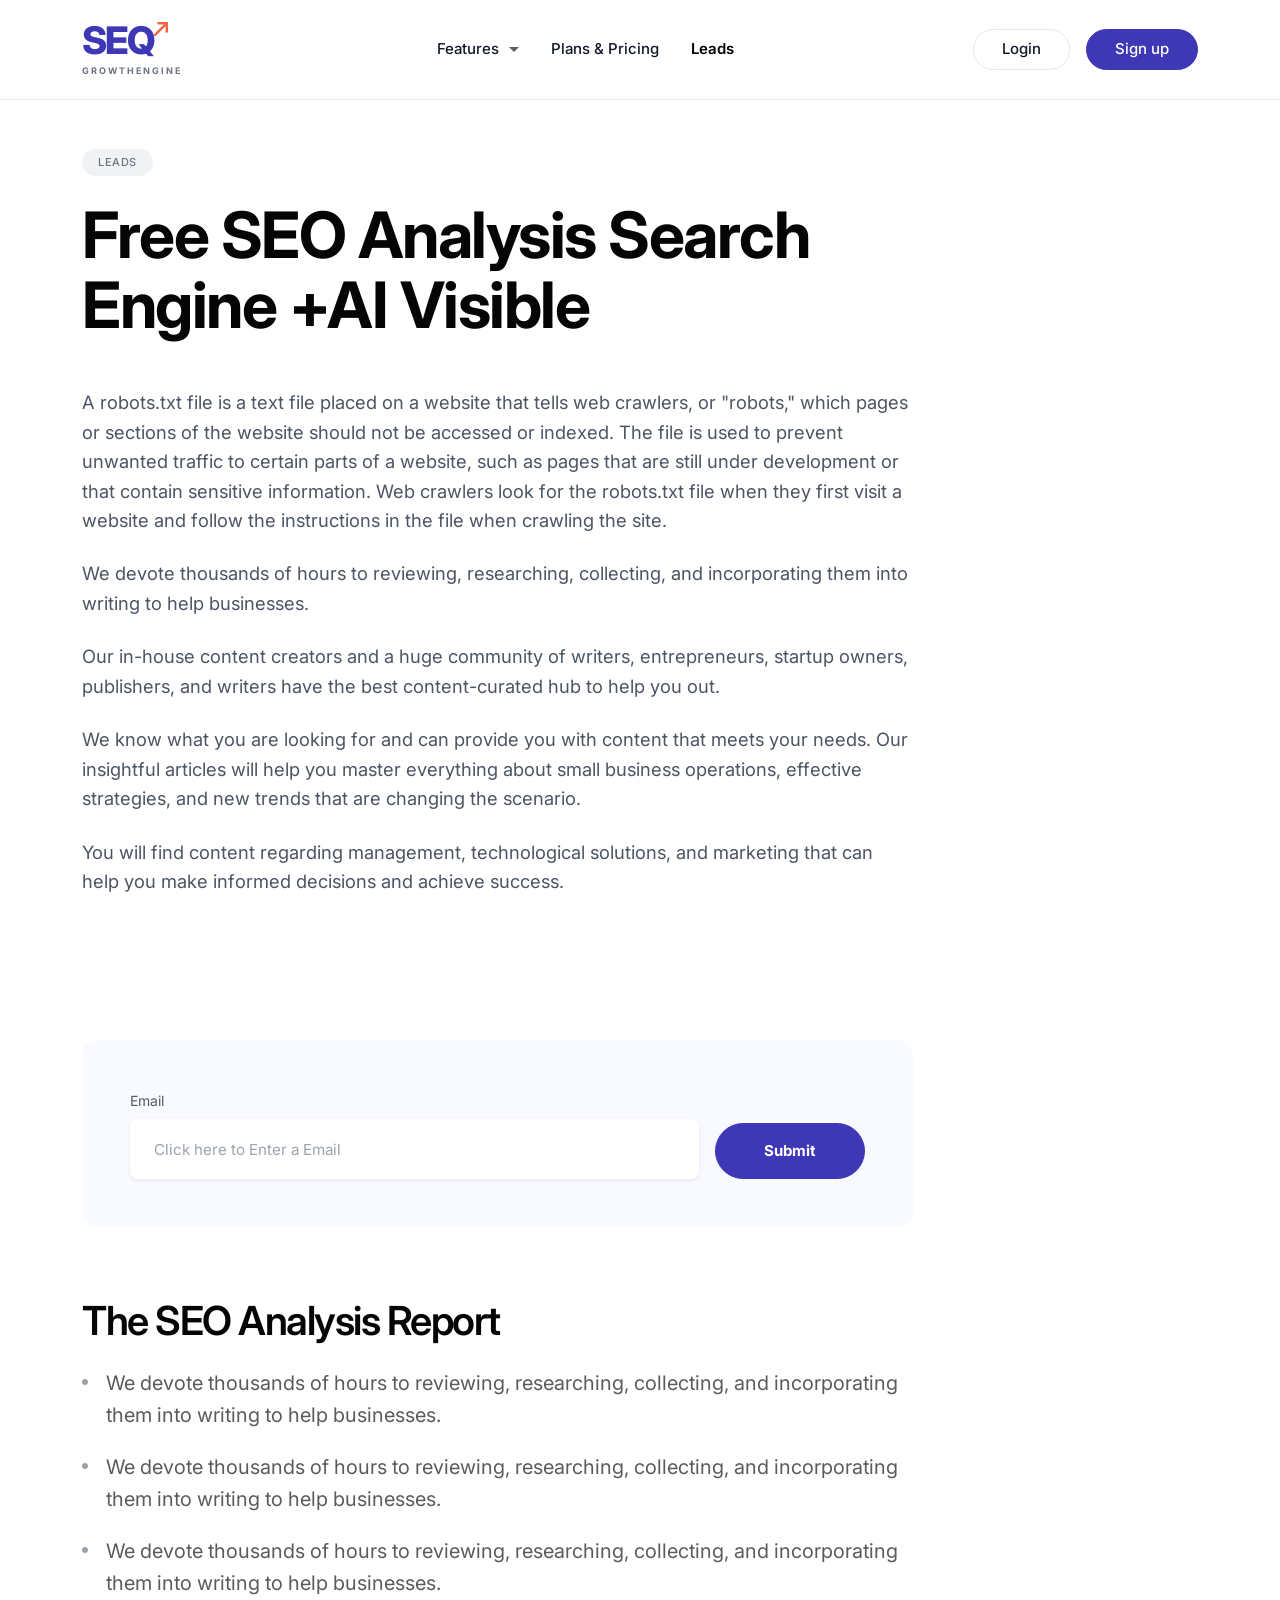
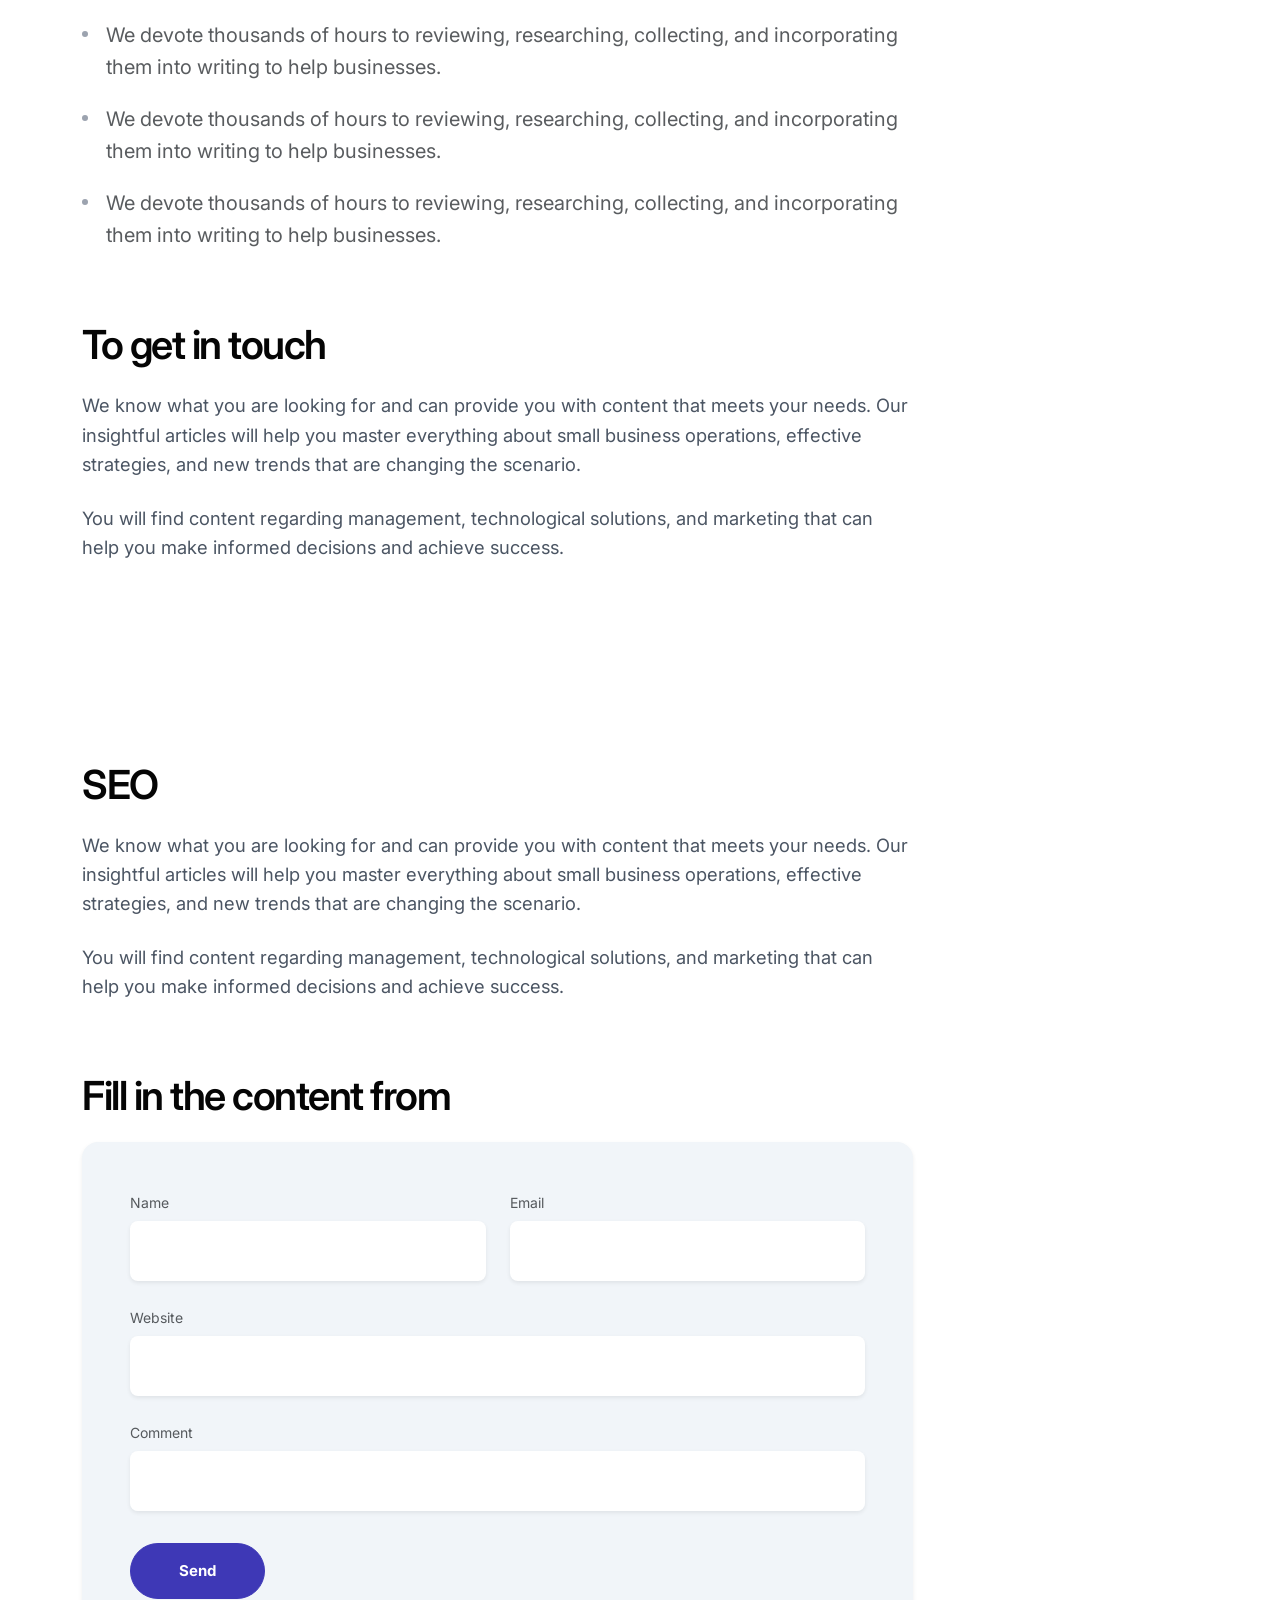
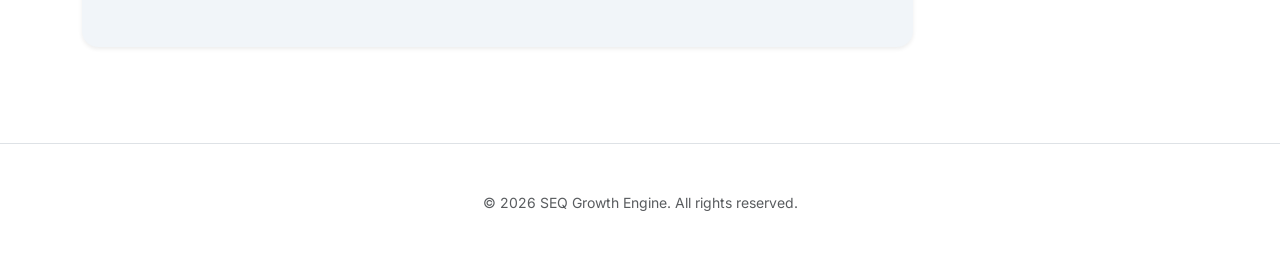
<file: leads.html>
<!DOCTYPE html>
<html lang="en">

<head>
    <meta charset="UTF-8">
    <meta name="viewport" content="width=device-width, initial-scale=1.0">
    <meta name="description" content="SEQ - SEO & Generative Engine Optimization Software | Leads">
    <title>Leads - SEQ AI SEO Platform</title>

    <!-- Google Fonts -->
    <link rel="preconnect" href="https://fonts.googleapis.com">
    <link rel="preconnect" href="https://fonts.gstatic.com" crossorigin>
    <link href="https://fonts.googleapis.com/css2?family=Inter:wght@400;500;600;700;800&display=swap" rel="stylesheet">

    <!-- Bootstrap 5 CSS -->
    <link href="https://cdn.jsdelivr.net/npm/bootstrap@5.3.3/dist/css/bootstrap.min.css" rel="stylesheet"
        integrity="sha384-QWTKZyjpPEjISv5WaRU9OFeRpok6YctnYmDr5pNlyT2bRjXh0JMhjY6hW+ALEwIH" crossorigin="anonymous">

    <!-- Custom CSS -->
    <link rel="stylesheet" href="css/style.css">
</head>

<body>

    <!-- Navigation Header -->
    <header>
        <nav class="navbar navbar-expand-lg py-3">
            <div class="container custom-nav-container">
                <!-- Logo -->
                <a class="navbar-brand text-decoration-none d-flex flex-column align-items-start" href="index.html">
                    <div class="position-relative">
                        <span class="logo-seq">SEQ</span>
                        <svg class="logo-arrow" width="20" height="20" viewBox="0 0 24 24" fill="none"
                            stroke="currentColor" stroke-width="3" stroke-linecap="round" stroke-linejoin="round">
                            <line x1="5" y1="19" x2="19" y2="5"></line>
                            <polyline points="9 5 19 5 19 15"></polyline>
                        </svg>
                    </div>
                    <span class="logo-subtext">GROWTHENGINE</span>
                </a>

                <!-- Mobile Menu Toggle -->
                <button class="navbar-toggler" type="button" data-bs-toggle="collapse" data-bs-target="#mainNavigation"
                    aria-controls="mainNavigation" aria-expanded="false" aria-label="Toggle navigation">
                    <span class="navbar-toggler-icon"></span>
                </button>

                <!-- Navigation Links & Buttons -->
                <div class="collapse navbar-collapse" id="mainNavigation">
                    <ul class="navbar-nav mx-auto mb-2 mb-lg-0">
                        <li class="nav-item dropdown px-2">
                            <a class="nav-link dropdown-toggle" href="#" role="button" data-bs-toggle="dropdown"
                                aria-expanded="false">
                                Features
                            </a>
                            <ul class="dropdown-menu border-0 shadow-sm">
                                <li><a class="dropdown-item" href="#">AI SEO</a></li>
                                <li><a class="dropdown-item" href="#">Generative Campaigns</a></li>
                            </ul>
                        </li>
                        <li class="nav-item px-2">
                            <a class="nav-link" href="#">Plans & Pricing</a>
                        </li>
                        <li class="nav-item px-2">
                            <a class="nav-link active fw-semibold" aria-current="page" href="leads.html">Leads</a>
                        </li>
                    </ul>

                    <div class="d-flex align-items-center gap-3 nav-buttons">
                        <a href="#" class="btn btn-login rounded-pill">Login</a>
                        <a href="#" class="btn btn-signup rounded-pill">Sign up</a>
                    </div>
                </div>
            </div>
        </nav>
    </header>

    <!-- Main Content -->
    <main class="container py-5">
        <div class="row">
            <div class="col-lg-9">
                <!-- Badge -->
                <div class="mb-4">
                    <span class="badge leads-badge px-3 py-2 rounded-pill text-uppercase">Leads</span>
                </div>

                <!-- Page Title -->
                <h1 class="leads-title display-4 fw-bold mb-5">Free SEO Analysis Search Engine +AI Visible</h1>

                <!-- Content Sections -->
                <div class="leads-content-wrapper fs-5 text-muted lh-lg">
                    <p class="mb-4">A robots.txt file is a text file placed on a website that tells web crawlers, or "robots," which pages or sections of the website should not be accessed or indexed. The file is used to prevent unwanted traffic to certain parts of a website, such as pages that are still under development or that contain sensitive information. Web crawlers look for the robots.txt file when they first visit a website and follow the instructions in the file when crawling the site.</p>
                    
                    <p class="mb-4">We devote thousands of hours to reviewing, researching, collecting, and incorporating them into writing to help businesses.</p>
                    
                    <p class="mb-4">Our in-house content creators and a huge community of writers, entrepreneurs, startup owners, publishers, and writers have the best content-curated hub to help you out.</p>
                    
                    <p class="mb-4">We know what you are looking for and can provide you with content that meets your needs. Our insightful articles will help you master everything about small business operations, effective strategies, and new trends that are changing the scenario.</p>
                    
                    <p class="mb-0">You will find content regarding management, technological solutions, and marketing that can help you make informed decisions and achieve success.</p>
                </div>
            </div>
        </div>
    </main>
    
    <!-- New Section: Email Capture & Report -->
    <section class="container py-5 mt-5">
        <div class="row">
            <div class="col-lg-9">
                <!-- Email Card -->
                <div class="email-card p-4 p-md-5 rounded-4 mb-5 d-flex flex-column flex-md-row align-items-md-end gap-3">
                    <div class="flex-grow-1">
                        <label for="emailInput" class="form-label text-muted small mb-2">Email</label>
                        <input type="email" class="form-control border-0 bg-white rounded-3 shadow-sm" id="emailInput" placeholder="Click here to Enter a Email">
                    </div>
                    <div>
                        <button type="submit" class="btn btn-signup rounded-pill px-5 py-3 fw-bold">Submit</button>
                    </div>
                </div>

                <!-- SEO Analysis Report -->
                <div class="report-section mb-5 pt-4">
                    <h2 class="leads-title fs-1 mb-4">The SEO Analysis Report</h2>
                    <ul class="report-list list-unstyled fs-5 text-muted">
                        <li>We devote thousands of hours to reviewing, researching, collecting, and incorporating them into writing to help businesses.</li>
                        <li>We devote thousands of hours to reviewing, researching, collecting, and incorporating them into writing to help businesses.</li>
                        <li>We devote thousands of hours to reviewing, researching, collecting, and incorporating them into writing to help businesses.</li>
                        <li>We devote thousands of hours to reviewing, researching, collecting, and incorporating them into writing to help businesses.</li>
                        <li>We devote thousands of hours to reviewing, researching, collecting, and incorporating them into writing to help businesses.</li>
                        <li>We devote thousands of hours to reviewing, researching, collecting, and incorporating them into writing to help businesses.</li>
                    </ul>
                </div>

                <!-- To get in touch -->
                <div class="contact-section pt-4">
                    <h2 class="leads-title fs-1 mb-4">To get in touch</h2>
                    <div class="leads-content-wrapper text-muted">
                        <p class="mb-4">We know what you are looking for and can provide you with content that meets your needs. Our insightful articles will help you master everything about small business operations, effective strategies, and new trends that are changing the scenario.</p>
                        <p>You will find content regarding management, technological solutions, and marketing that can help you make informed decisions and achieve success.</p>
                    </div>
                </div>
            </div>
        </div>
    </section>

    <!-- New Section: SEO Text & Contact Form -->
    <section class="container py-5 mt-5">
        <div class="row">
            <div class="col-lg-9">
                <!-- SEO Section -->
                <div class="seo-text-section mb-5 pt-4">
                    <h2 class="leads-title fs-1 mb-4">SEO</h2>
                    <div class="leads-content-wrapper text-muted">
                        <p class="mb-4">We know what you are looking for and can provide you with content that meets your needs. Our insightful articles will help you master everything about small business operations, effective strategies, and new trends that are changing the scenario.</p>
                        <p>You will find content regarding management, technological solutions, and marketing that can help you make informed decisions and achieve success.</p>
                    </div>
                </div>

                <!-- Contact Form Section -->
                <div class="contact-form-section pt-4">
                    <h2 class="leads-title fs-1 mb-4">Fill in the content from</h2>
                    <div class="email-card p-4 p-md-5 rounded-4 shadow-sm border-0">
                        <form id="leadContactForm">
                            <div class="row g-4 mb-4">
                                <div class="col-md-6">
                                    <label for="userName" class="form-label text-muted small mb-2">Name</label>
                                    <input type="text" class="form-control border-0 bg-white rounded-3 shadow-sm custom-input" id="userName" placeholder="">
                                </div>
                                <div class="col-md-6">
                                    <label for="userEmail" class="form-label text-muted small mb-2">Email</label>
                                    <input type="email" class="form-control border-0 bg-white rounded-3 shadow-sm custom-input" id="userEmail" placeholder="">
                                </div>
                            </div>
                            <div class="mb-4">
                                <label for="userWebsite" class="form-label text-muted small mb-2">Website</label>
                                <input type="url" class="form-control border-0 bg-white rounded-3 shadow-sm custom-input" id="userWebsite" placeholder="">
                            </div>
                            <div class="mb-4">
                                <label for="userComment" class="form-label text-muted small mb-2">Comment</label>
                                <textarea class="form-control border-0 bg-white rounded-3 shadow-sm custom-textarea" id="userComment" rows="6"></textarea>
                            </div>
                            <div class="pt-2">
                                <button type="submit" class="btn btn-signup rounded-pill px-5 py-3 fw-bold">Send</button>
                            </div>
                        </form>
                    </div>
                </div>
            </div>
        </div>
    </section>

    <!-- Footer Space -->
    <footer class="py-5 bg-white border-top mt-5">
        <div class="container text-center text-muted small">
            <p>&copy; 2026 SEQ Growth Engine. All rights reserved.</p>
        </div>
    </footer>

    <!-- Bootstrap 5 JS Bundle -->
    <script src="https://cdn.jsdelivr.net/npm/bootstrap@5.3.3/dist/js/bootstrap.bundle.min.js"
        integrity="sha384-YvpcrYf0tY3lHB60NNkmXc5s9fDVZLESaAA55NDzOxhy9GkcIdslK1eN7N6jIeHz"
        crossorigin="anonymous"></script>

    <!-- Custom JS -->
    <script src="js/script.js"></script>
</body>

</html>
</file>
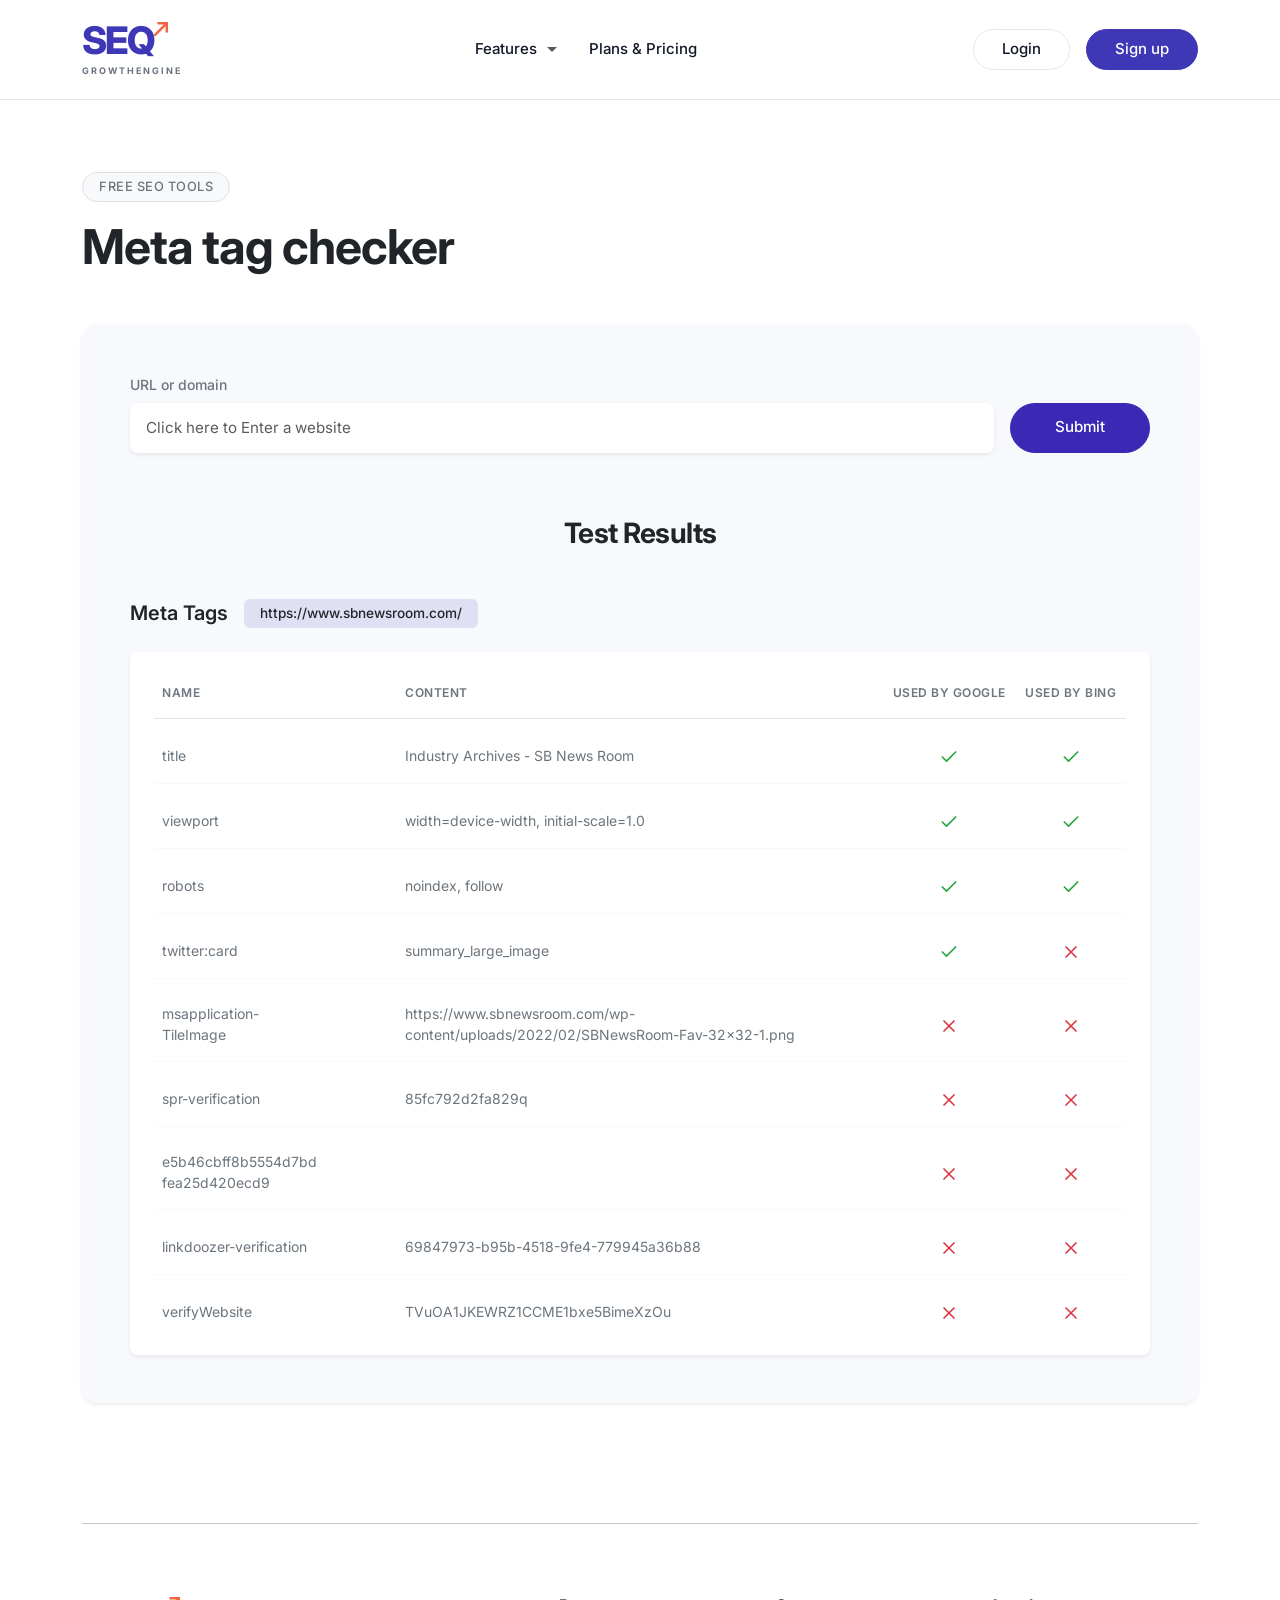
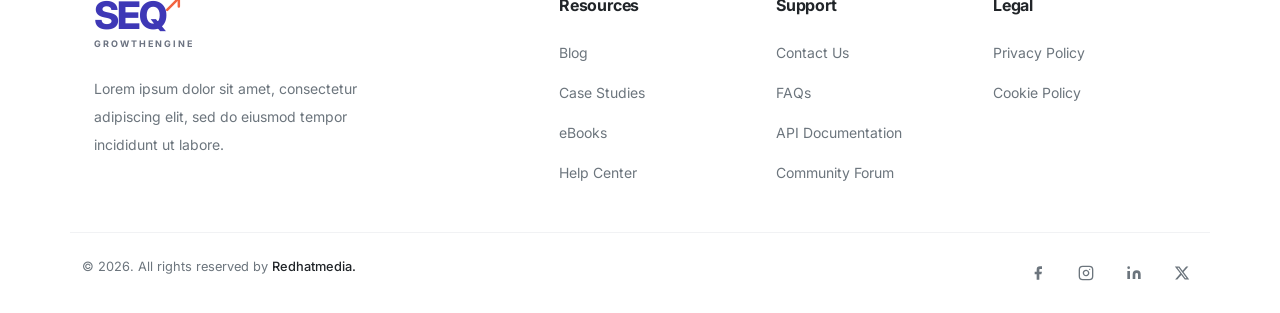
<file: metatag.html>
<!DOCTYPE html>
<html lang="en">

<head>
    <meta charset="UTF-8">
    <meta name="viewport" content="width=device-width, initial-scale=1.0">
    <meta name="description" content="SEQ - Meta Tag Checker Tool">
    <title>Meta Tag Checker - SEQ</title>

    <!-- Google Fonts -->
    <link rel="preconnect" href="https://fonts.googleapis.com">
    <link rel="preconnect" href="https://fonts.gstatic.com" crossorigin>
    <link href="https://fonts.googleapis.com/css2?family=Inter:wght@400;500;600;700;800&display=swap" rel="stylesheet">

    <!-- Bootstrap 5 CSS -->
    <link href="https://cdn.jsdelivr.net/npm/bootstrap@5.3.3/dist/css/bootstrap.min.css" rel="stylesheet"
        integrity="sha384-QWTKZyjpPEjISv5WaRU9OFeRpok6YctnYmDr5pNlyT2bRjXh0JMhjY6hW+ALEwIH" crossorigin="anonymous">

    <!-- Custom CSS -->
    <link rel="stylesheet" href="css/style.css">
</head>

<body class="bg-white">

    <!-- Navigation Header -->
    <header>
        <nav class="navbar navbar-expand-lg py-3">
            <div class="container custom-nav-container">
                <!-- Logo -->
                <a class="navbar-brand text-decoration-none d-flex flex-column align-items-start" href="#">
                    <div class="position-relative">
                        <span class="logo-seq">SEQ</span>
                        <svg class="logo-arrow" width="20" height="20" viewBox="0 0 24 24" fill="none"
                            stroke="currentColor" stroke-width="3" stroke-linecap="round" stroke-linejoin="round">
                            <line x1="5" y1="19" x2="19" y2="5"></line>
                            <polyline points="9 5 19 5 19 15"></polyline>
                        </svg>
                    </div>
                    <span class="logo-subtext">GROWTHENGINE</span>
                </a>

                <!-- Mobile Menu Toggle -->
                <button class="navbar-toggler" type="button" data-bs-toggle="collapse" data-bs-target="#mainNavigation"
                    aria-controls="mainNavigation" aria-expanded="false" aria-label="Toggle navigation">
                    <span class="navbar-toggler-icon"></span>
                </button>

                <!-- Navigation Links & Buttons -->
                <div class="collapse navbar-collapse" id="mainNavigation">
                    <ul class="navbar-nav mx-auto mb-2 mb-lg-0">
                        <li class="nav-item dropdown px-2">
                            <a class="nav-link dropdown-toggle" href="#" role="button" data-bs-toggle="dropdown"
                                aria-expanded="false">
                                Features
                            </a>
                            <ul class="dropdown-menu border-0 shadow-sm">
                                <li><a class="dropdown-item" href="#">AI SEO</a></li>
                                <li><a class="dropdown-item" href="#">Generative Campaigns</a></li>
                            </ul>
                        </li>
                        <li class="nav-item px-2">
                            <a class="nav-link" href="#">Plans & Pricing</a>
                        </li>
                    </ul>

                    <div class="d-flex align-items-center gap-3 nav-buttons">
                        <a href="#" class="btn btn-login rounded-pill">Login</a>
                        <a href="#" class="btn btn-signup rounded-pill">Sign up</a>
                    </div>
                </div>
            </div>
        </nav>
    </header>

    <!-- Main Content AREA -->
    <main class="container py-5 my-md-4">
        <!-- Page Header -->
        <div class="row mb-5">
            <div class="col-12">
                <span class="badge rounded-pill bg-light text-secondary px-3 py-2 fw-medium mb-3 border" style="font-size: 0.8rem; letter-spacing: 0.5px;">FREE SEO TOOLS</span>
                <h1 class="fw-bold text-dark display-5 mb-0" style="letter-spacing: -1px;">Meta tag checker</h1>
            </div>
        </div>

        <!-- Main Tool Container -->
        <div class="tool-container bg-light rounded-4 p-4 p-lg-5 mb-5 shadow-sm" style="background-color: #f8f9fc !important;">
            
            <!-- Input Form Section -->
            <form id="metatagForm">
                <div class="row g-3 align-items-end mb-5">
                    
                    <div class="col-12">
                        <label for="urlInput" class="form-label text-secondary small fw-medium mb-2">URL or domain</label>
                        <div class="d-flex flex-column flex-md-row gap-3">
                            <input type="url" class="form-control form-control-lg border-0 shadow-sm flex-grow-1" id="urlInput" placeholder="Click here to Enter a website" required style="font-size: 0.95rem; height: 50px;">
                            <button type="submit" class="btn btn-primary btn-lg rounded-pill fw-medium px-4" style="background-color: #3b28b5; border-color: #3b28b5; font-size: 0.95rem; height: 50px; min-width: 140px;">Submit</button>
                        </div>
                    </div>

                </div>
            </form>
            
            <!-- Test Results Section -->
            <div class="test-results-section mt-5 pt-3">
                <h3 class="text-center fw-bold text-dark mb-5" style="letter-spacing: -0.5px;">Test Results</h3>
                
                <div class="d-flex flex-column flex-md-row align-items-md-center gap-3 mb-4">
                    <span class="fw-semibold text-dark fs-5">Meta Tags</span>
                    <span class="badge px-3 py-2 fw-medium text-dark rounded-2" style="background-color: #e1dff3; font-size: 0.85rem;">https://www.sbnewsroom.com/</span>
                </div>

                <!-- Results Table -->
                <div class="table-responsive bg-white rounded-3 shadow-sm p-4">
                    <table class="table table-borderless align-middle text-start mb-0" style="min-width: 800px;">
                        <thead class="border-bottom">
                            <tr>
                                <th scope="col" class="text-secondary small fw-semibold pb-3 w-25" style="font-size: 0.75rem;">NAME</th>
                                <th scope="col" class="text-secondary small fw-semibold pb-3 w-50" style="font-size: 0.75rem;">CONTENT</th>
                                <th scope="col" class="text-secondary small fw-semibold pb-3 text-center" style="font-size: 0.75rem;">USED BY GOOGLE</th>
                                <th scope="col" class="text-secondary small fw-semibold pb-3 text-center" style="font-size: 0.75rem;">USED BY BING</th>
                            </tr>
                        </thead>
                        <tbody>
                            <!-- Row: title -->
                            <tr class="border-bottom border-light">
                                <td class="pt-4 pb-3 text-secondary small">title</td>
                                <td class="pt-4 pb-3 text-secondary small">Industry Archives - SB News Room</td>
                                <td class="pt-4 pb-3 text-center">
                                    <svg width="20" height="20" viewBox="0 0 24 24" fill="none" stroke="#28a745" stroke-width="2" stroke-linecap="round" stroke-linejoin="round">
                                        <polyline points="20 6 9 17 4 12"></polyline>
                                    </svg>
                                </td>
                                <td class="pt-4 pb-3 text-center">
                                    <svg width="20" height="20" viewBox="0 0 24 24" fill="none" stroke="#28a745" stroke-width="2" stroke-linecap="round" stroke-linejoin="round">
                                        <polyline points="20 6 9 17 4 12"></polyline>
                                    </svg>
                                </td>
                            </tr>
                            <!-- Row: viewport -->
                            <tr class="border-bottom border-light">
                                <td class="pt-4 pb-3 text-secondary small">viewport</td>
                                <td class="pt-4 pb-3 text-secondary small">width=device-width, initial-scale=1.0</td>
                                <td class="pt-4 pb-3 text-center">
                                    <svg width="20" height="20" viewBox="0 0 24 24" fill="none" stroke="#28a745" stroke-width="2" stroke-linecap="round" stroke-linejoin="round">
                                        <polyline points="20 6 9 17 4 12"></polyline>
                                    </svg>
                                </td>
                                <td class="pt-4 pb-3 text-center">
                                    <svg width="20" height="20" viewBox="0 0 24 24" fill="none" stroke="#28a745" stroke-width="2" stroke-linecap="round" stroke-linejoin="round">
                                        <polyline points="20 6 9 17 4 12"></polyline>
                                    </svg>
                                </td>
                            </tr>
                            <!-- Row: robots -->
                            <tr class="border-bottom border-light">
                                <td class="pt-4 pb-3 text-secondary small">robots</td>
                                <td class="pt-4 pb-3 text-secondary small">noindex, follow</td>
                                <td class="pt-4 pb-3 text-center">
                                    <svg width="20" height="20" viewBox="0 0 24 24" fill="none" stroke="#28a745" stroke-width="2" stroke-linecap="round" stroke-linejoin="round">
                                        <polyline points="20 6 9 17 4 12"></polyline>
                                    </svg>
                                </td>
                                <td class="pt-4 pb-3 text-center">
                                    <svg width="20" height="20" viewBox="0 0 24 24" fill="none" stroke="#28a745" stroke-width="2" stroke-linecap="round" stroke-linejoin="round">
                                        <polyline points="20 6 9 17 4 12"></polyline>
                                    </svg>
                                </td>
                            </tr>
                            <!-- Row: twitter:card -->
                            <tr class="border-bottom border-light">
                                <td class="pt-4 pb-3 text-secondary small">twitter:card</td>
                                <td class="pt-4 pb-3 text-secondary small">summary_large_image</td>
                                <td class="pt-4 pb-3 text-center">
                                    <svg width="20" height="20" viewBox="0 0 24 24" fill="none" stroke="#28a745" stroke-width="2" stroke-linecap="round" stroke-linejoin="round">
                                        <polyline points="20 6 9 17 4 12"></polyline>
                                    </svg>
                                </td>
                                <td class="pt-4 pb-3 text-center">
                                    <svg width="20" height="20" viewBox="0 0 24 24" fill="none" stroke="#dc3545" stroke-width="2" stroke-linecap="round" stroke-linejoin="round">
                                        <line x1="18" y1="6" x2="6" y2="18"></line>
                                        <line x1="6" y1="6" x2="18" y2="18"></line>
                                    </svg>
                                </td>
                            </tr>
                            <!-- Row: msapplication-TileImage -->
                            <tr class="border-bottom border-light">
                                <td class="pt-4 pb-3 text-secondary small">msapplication-<br>TileImage</td>
                                <td class="pt-4 pb-3 text-secondary small">https://www.sbnewsroom.com/wp-<br>content/uploads/2022/02/SBNewsRoom-Fav-32x32-1.png</td>
                                <td class="pt-4 pb-3 text-center">
                                    <svg width="20" height="20" viewBox="0 0 24 24" fill="none" stroke="#dc3545" stroke-width="2" stroke-linecap="round" stroke-linejoin="round">
                                        <line x1="18" y1="6" x2="6" y2="18"></line>
                                        <line x1="6" y1="6" x2="18" y2="18"></line>
                                    </svg>
                                </td>
                                <td class="pt-4 pb-3 text-center">
                                    <svg width="20" height="20" viewBox="0 0 24 24" fill="none" stroke="#dc3545" stroke-width="2" stroke-linecap="round" stroke-linejoin="round">
                                        <line x1="18" y1="6" x2="6" y2="18"></line>
                                        <line x1="6" y1="6" x2="18" y2="18"></line>
                                    </svg>
                                </td>
                            </tr>
                            <!-- Row: spr-verification -->
                            <tr class="border-bottom border-light">
                                <td class="pt-4 pb-3 text-secondary small">spr-verification</td>
                                <td class="pt-4 pb-3 text-secondary small">85fc792d2fa829q</td>
                                <td class="pt-4 pb-3 text-center">
                                    <svg width="20" height="20" viewBox="0 0 24 24" fill="none" stroke="#dc3545" stroke-width="2" stroke-linecap="round" stroke-linejoin="round">
                                        <line x1="18" y1="6" x2="6" y2="18"></line>
                                        <line x1="6" y1="6" x2="18" y2="18"></line>
                                    </svg>
                                </td>
                                <td class="pt-4 pb-3 text-center">
                                    <svg width="20" height="20" viewBox="0 0 24 24" fill="none" stroke="#dc3545" stroke-width="2" stroke-linecap="round" stroke-linejoin="round">
                                        <line x1="18" y1="6" x2="6" y2="18"></line>
                                        <line x1="6" y1="6" x2="18" y2="18"></line>
                                    </svg>
                                </td>
                            </tr>
                            <!-- Row: e5b... ecd9 -->
                            <tr class="border-bottom border-light">
                                <td class="pt-4 pb-3 text-secondary small">e5b46cbff8b5554d7bd<br>fea25d420ecd9</td>
                                <td class="pt-4 pb-3 text-secondary small"></td>
                                <td class="pt-4 pb-3 text-center">
                                    <svg width="20" height="20" viewBox="0 0 24 24" fill="none" stroke="#dc3545" stroke-width="2" stroke-linecap="round" stroke-linejoin="round">
                                        <line x1="18" y1="6" x2="6" y2="18"></line>
                                        <line x1="6" y1="6" x2="18" y2="18"></line>
                                    </svg>
                                </td>
                                <td class="pt-4 pb-3 text-center">
                                    <svg width="20" height="20" viewBox="0 0 24 24" fill="none" stroke="#dc3545" stroke-width="2" stroke-linecap="round" stroke-linejoin="round">
                                        <line x1="18" y1="6" x2="6" y2="18"></line>
                                        <line x1="6" y1="6" x2="18" y2="18"></line>
                                    </svg>
                                </td>
                            </tr>
                            <!-- Row: linkdoozer-verification -->
                            <tr class="border-bottom border-light">
                                <td class="pt-4 pb-3 text-secondary small">linkdoozer-verification</td>
                                <td class="pt-4 pb-3 text-secondary small">69847973-b95b-4518-9fe4-779945a36b88</td>
                                <td class="pt-4 pb-3 text-center">
                                    <svg width="20" height="20" viewBox="0 0 24 24" fill="none" stroke="#dc3545" stroke-width="2" stroke-linecap="round" stroke-linejoin="round">
                                        <line x1="18" y1="6" x2="6" y2="18"></line>
                                        <line x1="6" y1="6" x2="18" y2="18"></line>
                                    </svg>
                                </td>
                                <td class="pt-4 pb-3 text-center">
                                    <svg width="20" height="20" viewBox="0 0 24 24" fill="none" stroke="#dc3545" stroke-width="2" stroke-linecap="round" stroke-linejoin="round">
                                        <line x1="18" y1="6" x2="6" y2="18"></line>
                                        <line x1="6" y1="6" x2="18" y2="18"></line>
                                    </svg>
                                </td>
                            </tr>
                            <!-- Row: verifyWebsite -->
                            <tr>
                                <td class="pt-4 pb-2 text-secondary small">verifyWebsite</td>
                                <td class="pt-4 pb-2 text-secondary small">TVuOA1JKEWRZ1CCME1bxe5BimeXzOu</td>
                                <td class="pt-4 pb-2 text-center">
                                    <svg width="20" height="20" viewBox="0 0 24 24" fill="none" stroke="#dc3545" stroke-width="2" stroke-linecap="round" stroke-linejoin="round">
                                        <line x1="18" y1="6" x2="6" y2="18"></line>
                                        <line x1="6" y1="6" x2="18" y2="18"></line>
                                    </svg>
                                </td>
                                <td class="pt-4 pb-2 text-center">
                                    <svg width="20" height="20" viewBox="0 0 24 24" fill="none" stroke="#dc3545" stroke-width="2" stroke-linecap="round" stroke-linejoin="round">
                                        <line x1="18" y1="6" x2="6" y2="18"></line>
                                        <line x1="6" y1="6" x2="18" y2="18"></line>
                                    </svg>
                                </td>
                            </tr>
                        </tbody>
                    </table>
                </div>

            </div>
        </div>

    </main>

    <!-- Separator Line -->
    <div class="container">
        <hr class="my-0 opacity-25">
    </div>

    <!-- Footer -->
    <footer class="mt-5 pb-4">
        <div class="container">
            <!-- Footer Main Content -->
            <div class="row w-100 g-4 mb-5 mx-0 pt-4">
                
                <!-- Logo & Description Column (Matches design placement) -->
                <div class="col-12 col-lg-5 pe-lg-5 mb-4 mb-lg-0">
                    <a class="navbar-brand text-decoration-none d-flex flex-column align-items-start mb-4" href="#">
                        <div class="position-relative">
                            <span class="logo-seq">SEQ</span>
                            <!-- Matching brand arrow styling -->
                            <svg class="logo-arrow" width="20" height="20" viewBox="0 0 24 24" fill="none" stroke="currentColor" stroke-width="3" stroke-linecap="round" stroke-linejoin="round">
                                <line x1="5" y1="19" x2="19" y2="5"></line>
                                <polyline points="9 5 19 5 19 15"></polyline>
                            </svg>
                        </div>
                        <span class="logo-subtext">GROWTHENGINE</span>
                    </a>
                    
                    <p class="text-secondary small mb-0 lh-lg" style="max-width: 320px;">
                        Lorem ipsum dolor sit amet, consectetur adipiscing elit, sed do eiusmod tempor incididunt ut labore.
                    </p>
                </div>

                <!-- Links Columns Container -->
                <div class="col-12 col-lg-7">
                    <div class="row row-cols-2 row-cols-sm-3 g-4">
                        
                        <!-- Links Column 1: Resources -->
                        <div class="col">
                            <h5 class="fw-bold mb-4 fs-6 text-dark" style="letter-spacing: -0.2px;">Resources</h5>
                            <ul class="list-unstyled d-flex flex-column gap-3 mb-0">
                                <li><a href="#" class="text-secondary text-decoration-none small footer-link">Blog</a></li>
                                <li><a href="#" class="text-secondary text-decoration-none small footer-link">Case Studies</a></li>
                                <li><a href="#" class="text-secondary text-decoration-none small footer-link">eBooks</a></li>
                                <li><a href="#" class="text-secondary text-decoration-none small footer-link">Help Center</a></li>
                            </ul>
                        </div>

                        <!-- Links Column 2: Support -->
                        <div class="col">
                            <h5 class="fw-bold mb-4 fs-6 text-dark" style="letter-spacing: -0.2px;">Support</h5>
                            <ul class="list-unstyled d-flex flex-column gap-3 mb-0">
                                <li><a href="#" class="text-secondary text-decoration-none small footer-link">Contact Us</a></li>
                                <li><a href="#" class="text-secondary text-decoration-none small footer-link">FAQs</a></li>
                                <li><a href="#" class="text-secondary text-decoration-none small footer-link">API Documentation</a></li>
                                <li><a href="#" class="text-secondary text-decoration-none small footer-link">Community Forum</a></li>
                            </ul>
                        </div>

                        <!-- Links Column 3: Legal -->
                        <div class="col">
                            <h5 class="fw-bold mb-4 fs-6 text-dark" style="letter-spacing: -0.2px;">Legal</h5>
                            <ul class="list-unstyled d-flex flex-column gap-3 mb-0">
                                <li><a href="#" class="text-secondary text-decoration-none small footer-link">Privacy Policy</a></li>
                                <li><a href="#" class="text-secondary text-decoration-none small footer-link">Cookie Policy</a></li>
                            </ul>
                        </div>

                    </div>
                </div>

            </div>

            <!-- Bottom Footer (Copyright & Socials) -->
            <div class="row pt-4 border-top" style="border-color: #f1f2f4 !important;">
                <div class="col-12 col-md-6 text-center text-md-start mb-3 mb-md-0">
                    <p class="text-secondary small mb-0" style="font-size: 0.8rem;">
                        © 2026. All rights reserved by <span class="text-dark fw-medium">Redhatmedia.</span>
                    </p>
                </div>
                <!-- Social Icons -->
                <div class="col-12 col-md-6 d-flex justify-content-center justify-content-md-end gap-3">
                    <a href="#" class="text-secondary social-icon">
                        <svg width="16" height="16" viewBox="0 0 24 24" fill="currentColor"><path d="M18 2h-3a5 5 0 0 0-5 5v3H7v4h3v8h4v-8h3l1-4h-4V7a1 1 0 0 1 1-1h3z"></path></svg>
                    </a>
                    <a href="#" class="text-secondary social-icon">
                        <svg width="16" height="16" viewBox="0 0 24 24" fill="none" stroke="currentColor" stroke-width="2" stroke-linecap="round" stroke-linejoin="round"><rect x="2" y="2" width="20" height="20" rx="5" ry="5"></rect><path d="M16 11.37A4 4 0 1 1 12.63 8 4 4 0 0 1 16 11.37z"></path><line x1="17.5" y1="6.5" x2="17.51" y2="6.5"></line></svg>
                    </a>
                    <a href="#" class="text-secondary social-icon">
                        <svg width="16" height="16" viewBox="0 0 24 24" fill="currentColor"><path d="M16 8a6 6 0 0 1 6 6v7h-4v-7a2 2 0 0 0-2-2 2 2 0 0 0-2 2v7h-4v-7a6 6 0 0 1 6-6z"></path><rect x="2" y="9" width="4" height="12"></rect><circle cx="4" cy="4" r="2"></circle></svg>
                    </a>
                    <a href="#" class="text-secondary social-icon">
                        <svg width="16" height="16" viewBox="0 0 24 24" fill="currentColor"><path d="M18.244 2.25h3.308l-7.227 8.26 8.502 11.24H16.17l-5.214-6.817L4.99 21.75H1.68l7.73-8.835L1.254 2.25H8.08l4.713 6.231zm-1.161 17.52h1.833L7.084 4.126H5.117z"/></svg>
                    </a>
                </div>
            </div>

        </div>
    </footer>

    <!-- Bootstrap 5 Bundle JS -->
    <script src="https://cdn.jsdelivr.net/npm/bootstrap@5.3.3/dist/js/bootstrap.bundle.min.js"
        integrity="sha384-YvpcrYf0tY3lHB60NNkmxc5s9fDVZLESaAA55NDzOxhy9GkcIdslK1eN7N6jIeHz"
        crossorigin="anonymous"></script>

    <!-- Custom User Scripts -->
    <script src="js/script.js"></script>
</body>

</html>
</file>
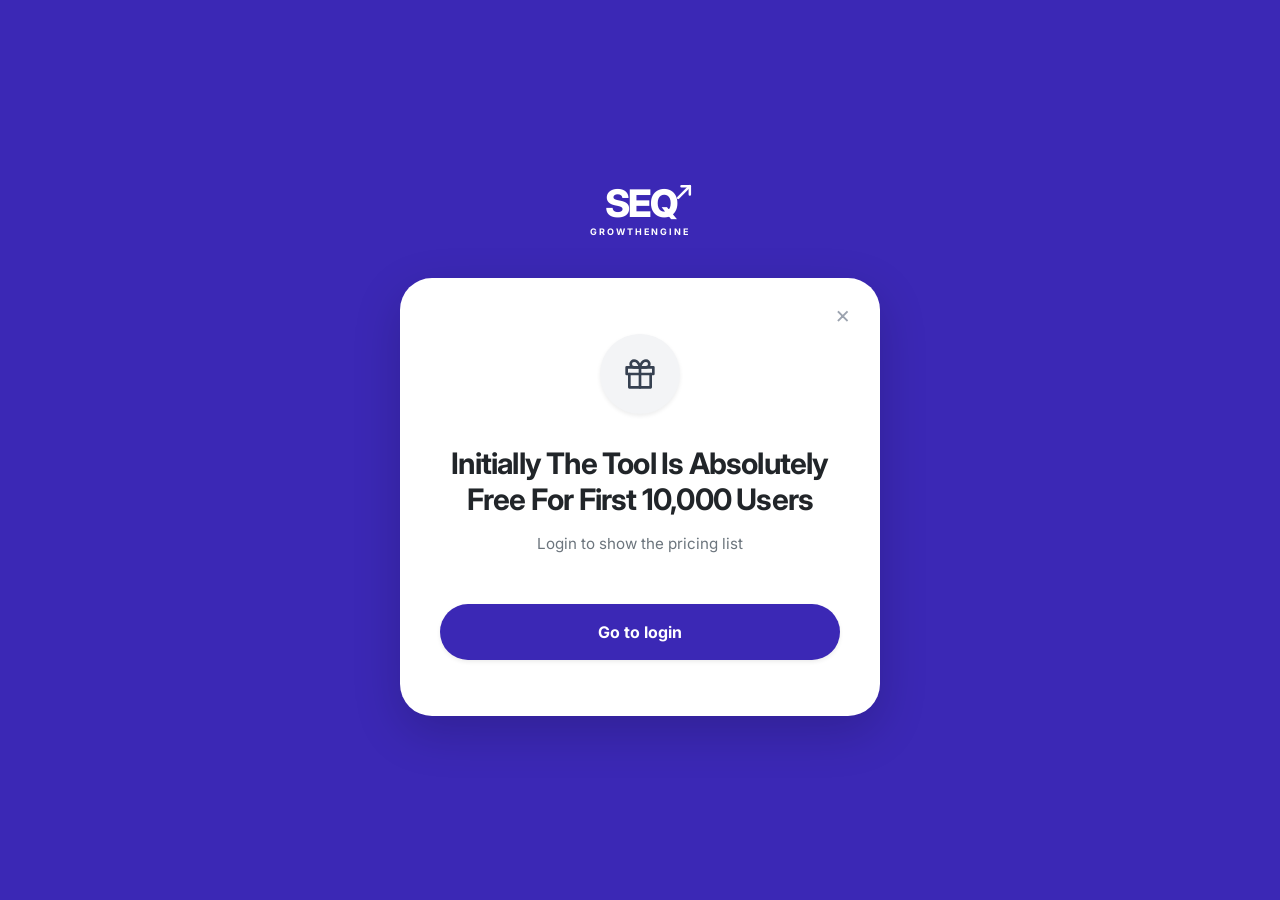
<file: modal.html>
<!DOCTYPE html>
<html lang="en">

<head>
    <meta charset="UTF-8">
    <meta name="viewport" content="width=device-width, initial-scale=1.0">
    <meta name="description" content="SEQ - Announcement">
    <title>Announcement - SEQ</title>

    <!-- Google Fonts -->
    <link rel="preconnect" href="https://fonts.googleapis.com">
    <link rel="preconnect" href="https://fonts.gstatic.com" crossorigin>
    <link href="https://fonts.googleapis.com/css2?family=Inter:wght@400;500;600;700;800&display=swap" rel="stylesheet">

    <!-- Bootstrap 5 CSS -->
    <link href="https://cdn.jsdelivr.net/npm/bootstrap@5.3.3/dist/css/bootstrap.min.css" rel="stylesheet"
        integrity="sha384-QWTKZyjpPEjISv5WaRU9OFeRpok6YctnYmDr5pNlyT2bRjXh0JMhjY6hW+ALEwIH" crossorigin="anonymous">

    <!-- Custom CSS -->
    <link rel="stylesheet" href="css/style.css">
</head>

<body class="bg-brand-purple d-flex flex-column align-items-center justify-content-center min-vh-100 p-3">

    <!-- Logo Section -->
    <div class="modal-logo text-center">
        <a class="text-decoration-none d-flex flex-column align-items-center" href="#">
            <div class="position-relative text-white">
                <span class="logo-seq text-white">SEQ</span>
                <svg class="logo-arrow text-white" width="20" height="20" viewBox="0 0 24 24" fill="none"
                    stroke="currentColor" stroke-width="3" stroke-linecap="round" stroke-linejoin="round">
                    <line x1="5" y1="19" x2="19" y2="5"></line>
                    <polyline points="9 5 19 5 19 15"></polyline>
                </svg>
            </div>
            <span class="logo-subtext text-white">GROWTHENGINE</span>
        </a>
    </div>

    <!-- Modal Announcement Card -->
    <div class="modal-content-custom shadow-lg">
        <!-- Close Button -->
        <button class="modal-close-btn" aria-label="Close">&times;</button>
        
        <!-- Gift Icon -->
        <div class="gift-icon-container shadow-sm">
            <svg width="32" height="32" viewBox="0 0 24 24" fill="none" stroke="currentColor" stroke-width="2" stroke-linecap="round" stroke-linejoin="round">
                <polyline points="20 12 20 22 4 22 4 12"></polyline>
                <rect x="2" y="7" width="20" height="5"></rect>
                <line x1="12" y1="22" x2="12" y2="7"></line>
                <path d="M12 7H7.5a2.5 2.5 0 0 1 0-5C11 2 12 7 12 7z"></path>
                <path d="M12 7h4.5a2.5 2.5 0 0 0 0-5C13 2 12 7 12 7z"></path>
            </svg>
        </div>

        <!-- Text Content -->
        <h2 class="fw-bold mb-3 text-dark" style="font-size: 1.85rem; letter-spacing: -0.8px; line-height: 1.2;">
            Initially The Tool Is Absolutely Free For First 10,000 Users
        </h2>
        
        <p class="text-secondary mb-5" style="font-size: 0.95rem;">
            Login to show the pricing list
        </p>
        
        <!-- Action Button -->
        <a href="#" class="btn btn-primary rounded-pill w-100 py-3 fw-bold shadow-sm" style="background-color: #3b28b5; border: none; font-size: 1rem;">
            Go to login
        </a>
    </div>

    <!-- Bootstrap 5 Bundle JS -->
    <script src="https://cdn.jsdelivr.net/npm/bootstrap@5.3.3/dist/js/bootstrap.bundle.min.js"
        integrity="sha384-YvpcrYf0tY3lHB60NNkmxc5s9fDVZLESaAA55NDzOxhy9GkcIdslK1eN7N6jIeHz"
        crossorigin="anonymous"></script>

    <!-- Custom User Scripts -->
    <script src="js/script.js"></script>
</body>

</html>
</file>
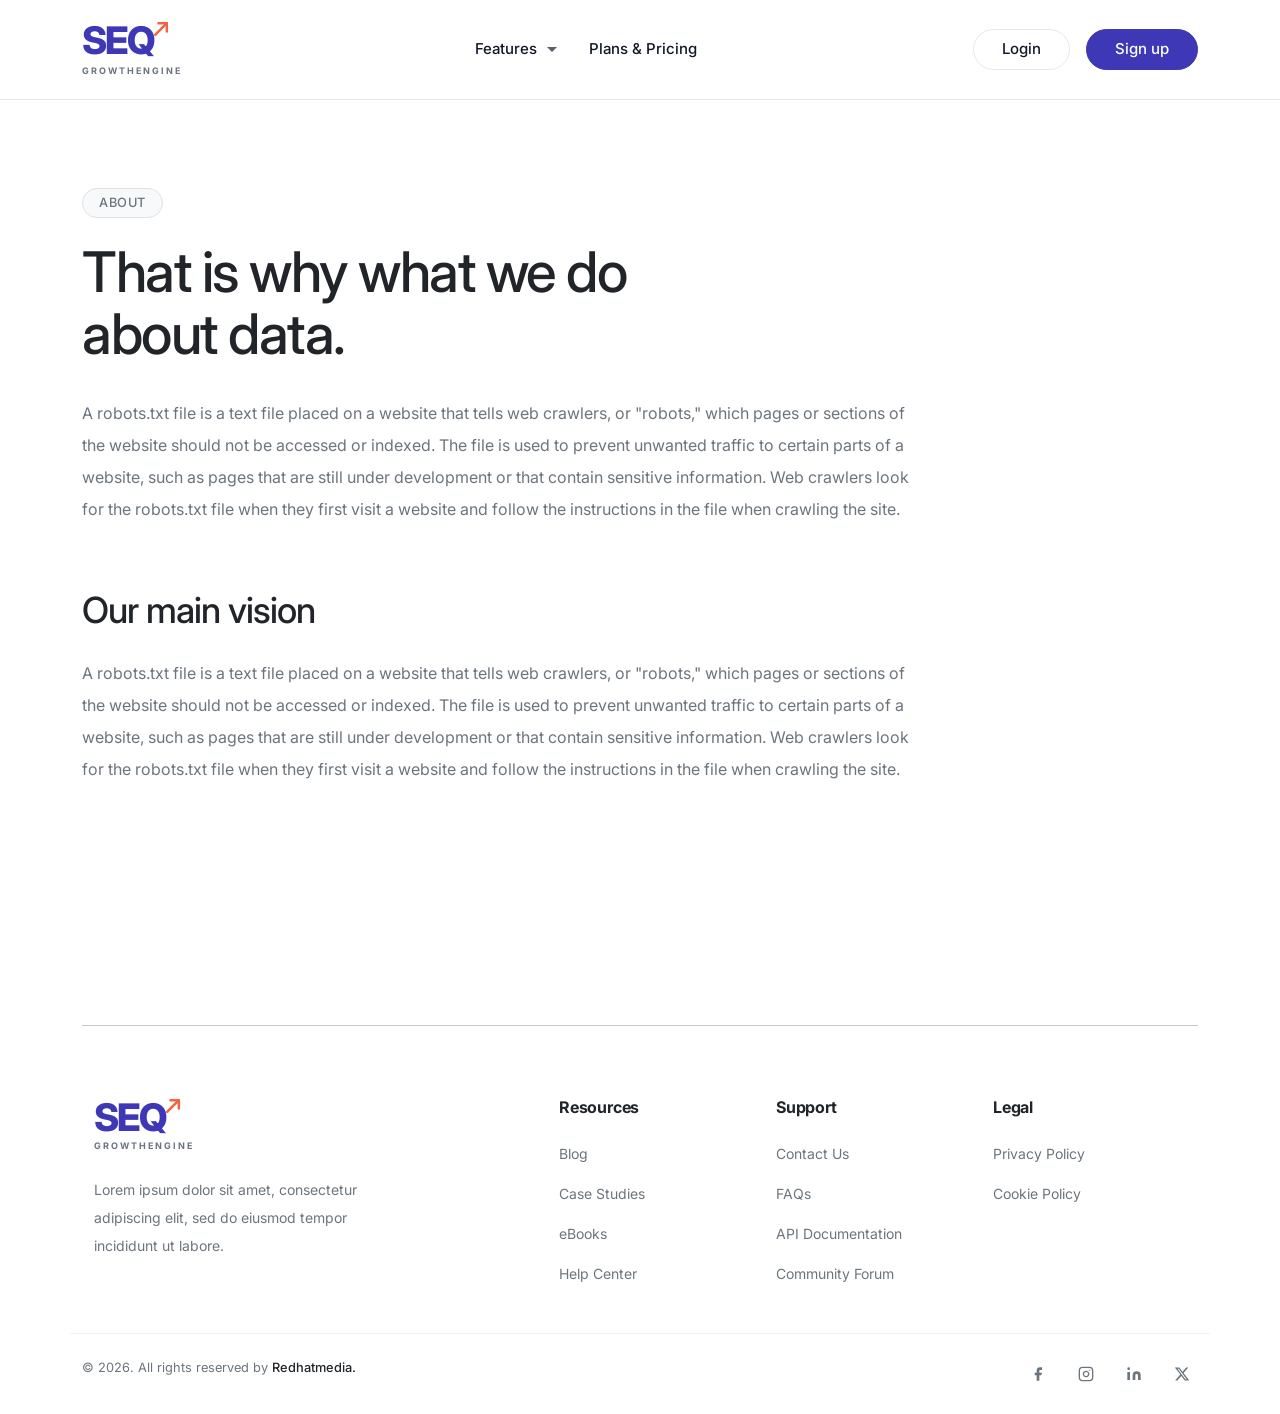
<file: page.html>
<!DOCTYPE html>
<html lang="en">

<head>
    <meta charset="UTF-8">
    <meta name="viewport" content="width=device-width, initial-scale=1.0">
    <meta name="description" content="SEQ - About">
    <title>About - SEQ</title>

    <!-- Google Fonts -->
    <link rel="preconnect" href="https://fonts.googleapis.com">
    <link rel="preconnect" href="https://fonts.gstatic.com" crossorigin>
    <link href="https://fonts.googleapis.com/css2?family=Inter:wght@400;500;600;700;800&display=swap" rel="stylesheet">

    <!-- Bootstrap 5 CSS -->
    <link href="https://cdn.jsdelivr.net/npm/bootstrap@5.3.3/dist/css/bootstrap.min.css" rel="stylesheet"
        integrity="sha384-QWTKZyjpPEjISv5WaRU9OFeRpok6YctnYmDr5pNlyT2bRjXh0JMhjY6hW+ALEwIH" crossorigin="anonymous">

    <!-- Custom CSS -->
    <link rel="stylesheet" href="css/style.css">
</head>

<body class="bg-white">

    <!-- Navigation Header -->
    <header>
        <nav class="navbar navbar-expand-lg py-3">
            <div class="container custom-nav-container">
                <!-- Logo -->
                <a class="navbar-brand text-decoration-none d-flex flex-column align-items-start" href="#">
                    <div class="position-relative">
                        <span class="logo-seq">SEQ</span>
                        <svg class="logo-arrow" width="20" height="20" viewBox="0 0 24 24" fill="none"
                            stroke="currentColor" stroke-width="3" stroke-linecap="round" stroke-linejoin="round">
                            <line x1="5" y1="19" x2="19" y2="5"></line>
                            <polyline points="9 5 19 5 19 15"></polyline>
                        </svg>
                    </div>
                    <span class="logo-subtext">GROWTHENGINE</span>
                </a>

                <!-- Mobile Menu Toggle -->
                <button class="navbar-toggler" type="button" data-bs-toggle="collapse" data-bs-target="#mainNavigation"
                    aria-controls="mainNavigation" aria-expanded="false" aria-label="Toggle navigation">
                    <span class="navbar-toggler-icon"></span>
                </button>

                <!-- Navigation Links & Buttons -->
                <div class="collapse navbar-collapse" id="mainNavigation">
                    <ul class="navbar-nav mx-auto mb-2 mb-lg-0">
                        <li class="nav-item dropdown px-2">
                            <a class="nav-link dropdown-toggle" href="#" role="button" data-bs-toggle="dropdown"
                                aria-expanded="false">
                                Features
                            </a>
                            <ul class="dropdown-menu border-0 shadow-sm">
                                <li><a class="dropdown-item" href="#">AI SEO</a></li>
                                <li><a class="dropdown-item" href="#">Generative Campaigns</a></li>
                            </ul>
                        </li>
                        <li class="nav-item px-2">
                            <a class="nav-link" href="#">Plans & Pricing</a>
                        </li>
                    </ul>

                    <div class="d-flex align-items-center gap-3 nav-buttons">
                        <a href="#" class="btn btn-login rounded-pill">Login</a>
                        <a href="#" class="btn btn-signup rounded-pill">Sign up</a>
                    </div>
                </div>
            </div>
        </nav>
    </header>

    <!-- Main Content AREA -->
    <main class="container py-5 my-md-4">
        <!-- About Content Area -->
        <div class="row pt-3 pb-5 mb-5">
            <div class="col-12 col-lg-10 col-xl-9">
                
                <!-- Pill Badge -->
                <span class="badge rounded-pill bg-light text-secondary px-3 py-2 fw-medium mb-4 border" style="font-size: 0.8rem; letter-spacing: 0.5px;">ABOUT</span>
                
                <!-- Main Header -->
                <h1 class="text-dark mb-4 pb-2 fw-medium" style="font-size: 3.5rem; letter-spacing: -1.5px; line-height: 1.1;">That is why what we do<br>about data.</h1>
                
                <!-- Primary Paragraph -->
                <p class="text-secondary lh-lg mb-5 pb-3" style="font-size: 1rem;">
                    A robots.txt file is a text file placed on a website that tells web crawlers, or "robots," which pages or sections of the website should not be accessed or indexed. The file is used to prevent unwanted traffic to certain parts of a website, such as pages that are still under development or that contain sensitive information. Web crawlers look for the robots.txt file when they first visit a website and follow the instructions in the file when crawling the site.
                </p>

                <!-- Sub-Heading -->
                <h2 class="fw-medium text-dark mb-4" style="font-size: 2.25rem; letter-spacing: -1px;">Our main vision</h2>
                
                <!-- Secondary Paragraph -->
                <p class="text-secondary lh-lg mb-5 pb-4" style="font-size: 1rem;">
                    A robots.txt file is a text file placed on a website that tells web crawlers, or "robots," which pages or sections of the website should not be accessed or indexed. The file is used to prevent unwanted traffic to certain parts of a website, such as pages that are still under development or that contain sensitive information. Web crawlers look for the robots.txt file when they first visit a website and follow the instructions in the file when crawling the site.
                </p>

            </div>
        </div>

    </main>

    <!-- Separator Line -->
    <div class="container">
        <hr class="my-0 opacity-25">
    </div>

    <!-- Footer -->
    <footer class="mt-5 pb-4">
        <div class="container">
            <!-- Footer Main Content -->
            <div class="row w-100 g-4 mb-5 mx-0 pt-4">
                
                <!-- Logo & Description Column (Matches design placement) -->
                <div class="col-12 col-lg-5 pe-lg-5 mb-4 mb-lg-0">
                    <a class="navbar-brand text-decoration-none d-flex flex-column align-items-start mb-4" href="#">
                        <div class="position-relative">
                            <span class="logo-seq">SEQ</span>
                            <!-- Matching brand arrow styling -->
                            <svg class="logo-arrow" width="20" height="20" viewBox="0 0 24 24" fill="none" stroke="currentColor" stroke-width="3" stroke-linecap="round" stroke-linejoin="round">
                                <line x1="5" y1="19" x2="19" y2="5"></line>
                                <polyline points="9 5 19 5 19 15"></polyline>
                            </svg>
                        </div>
                        <span class="logo-subtext">GROWTHENGINE</span>
                    </a>
                    
                    <p class="text-secondary small mb-0 lh-lg" style="max-width: 320px;">
                        Lorem ipsum dolor sit amet, consectetur adipiscing elit, sed do eiusmod tempor incididunt ut labore.
                    </p>
                </div>

                <!-- Links Columns Container -->
                <div class="col-12 col-lg-7">
                    <div class="row row-cols-2 row-cols-sm-3 g-4">
                        
                        <!-- Links Column 1: Resources -->
                        <div class="col">
                            <h5 class="fw-bold mb-4 fs-6 text-dark" style="letter-spacing: -0.2px;">Resources</h5>
                            <ul class="list-unstyled d-flex flex-column gap-3 mb-0">
                                <li><a href="#" class="text-secondary text-decoration-none small footer-link">Blog</a></li>
                                <li><a href="#" class="text-secondary text-decoration-none small footer-link">Case Studies</a></li>
                                <li><a href="#" class="text-secondary text-decoration-none small footer-link">eBooks</a></li>
                                <li><a href="#" class="text-secondary text-decoration-none small footer-link">Help Center</a></li>
                            </ul>
                        </div>

                        <!-- Links Column 2: Support -->
                        <div class="col">
                            <h5 class="fw-bold mb-4 fs-6 text-dark" style="letter-spacing: -0.2px;">Support</h5>
                            <ul class="list-unstyled d-flex flex-column gap-3 mb-0">
                                <li><a href="#" class="text-secondary text-decoration-none small footer-link">Contact Us</a></li>
                                <li><a href="#" class="text-secondary text-decoration-none small footer-link">FAQs</a></li>
                                <li><a href="#" class="text-secondary text-decoration-none small footer-link">API Documentation</a></li>
                                <li><a href="#" class="text-secondary text-decoration-none small footer-link">Community Forum</a></li>
                            </ul>
                        </div>

                        <!-- Links Column 3: Legal -->
                        <div class="col">
                            <h5 class="fw-bold mb-4 fs-6 text-dark" style="letter-spacing: -0.2px;">Legal</h5>
                            <ul class="list-unstyled d-flex flex-column gap-3 mb-0">
                                <li><a href="#" class="text-secondary text-decoration-none small footer-link">Privacy Policy</a></li>
                                <li><a href="#" class="text-secondary text-decoration-none small footer-link">Cookie Policy</a></li>
                            </ul>
                        </div>

                    </div>
                </div>

            </div>

            <!-- Bottom Footer (Copyright & Socials) -->
            <div class="row pt-4 border-top" style="border-color: #f1f2f4 !important;">
                <div class="col-12 col-md-6 text-center text-md-start mb-3 mb-md-0">
                    <p class="text-secondary small mb-0" style="font-size: 0.8rem;">
                        © 2026. All rights reserved by <span class="text-dark fw-medium">Redhatmedia.</span>
                    </p>
                </div>
                <!-- Social Icons -->
                <div class="col-12 col-md-6 d-flex justify-content-center justify-content-md-end gap-3">
                    <a href="#" class="text-secondary social-icon">
                        <svg width="16" height="16" viewBox="0 0 24 24" fill="currentColor"><path d="M18 2h-3a5 5 0 0 0-5 5v3H7v4h3v8h4v-8h3l1-4h-4V7a1 1 0 0 1 1-1h3z"></path></svg>
                    </a>
                    <a href="#" class="text-secondary social-icon">
                        <svg width="16" height="16" viewBox="0 0 24 24" fill="none" stroke="currentColor" stroke-width="2" stroke-linecap="round" stroke-linejoin="round"><rect x="2" y="2" width="20" height="20" rx="5" ry="5"></rect><path d="M16 11.37A4 4 0 1 1 12.63 8 4 4 0 0 1 16 11.37z"></path><line x1="17.5" y1="6.5" x2="17.51" y2="6.5"></line></svg>
                    </a>
                    <a href="#" class="text-secondary social-icon">
                        <svg width="16" height="16" viewBox="0 0 24 24" fill="currentColor"><path d="M16 8a6 6 0 0 1 6 6v7h-4v-7a2 2 0 0 0-2-2 2 2 0 0 0-2 2v7h-4v-7a6 6 0 0 1 6-6z"></path><rect x="2" y="9" width="4" height="12"></rect><circle cx="4" cy="4" r="2"></circle></svg>
                    </a>
                    <a href="#" class="text-secondary social-icon">
                        <svg width="16" height="16" viewBox="0 0 24 24" fill="currentColor"><path d="M18.244 2.25h3.308l-7.227 8.26 8.502 11.24H16.17l-5.214-6.817L4.99 21.75H1.68l7.73-8.835L1.254 2.25H8.08l4.713 6.231zm-1.161 17.52h1.833L7.084 4.126H5.117z"/></svg>
                    </a>
                </div>
            </div>

        </div>
    </footer>

    <!-- Bootstrap 5 Bundle JS -->
    <script src="https://cdn.jsdelivr.net/npm/bootstrap@5.3.3/dist/js/bootstrap.bundle.min.js"
        integrity="sha384-YvpcrYf0tY3lHB60NNkmxc5s9fDVZLESaAA55NDzOxhy9GkcIdslK1eN7N6jIeHz"
        crossorigin="anonymous"></script>

    <!-- Custom User Scripts -->
    <script src="js/script.js"></script>
</body>

</html>
</file>
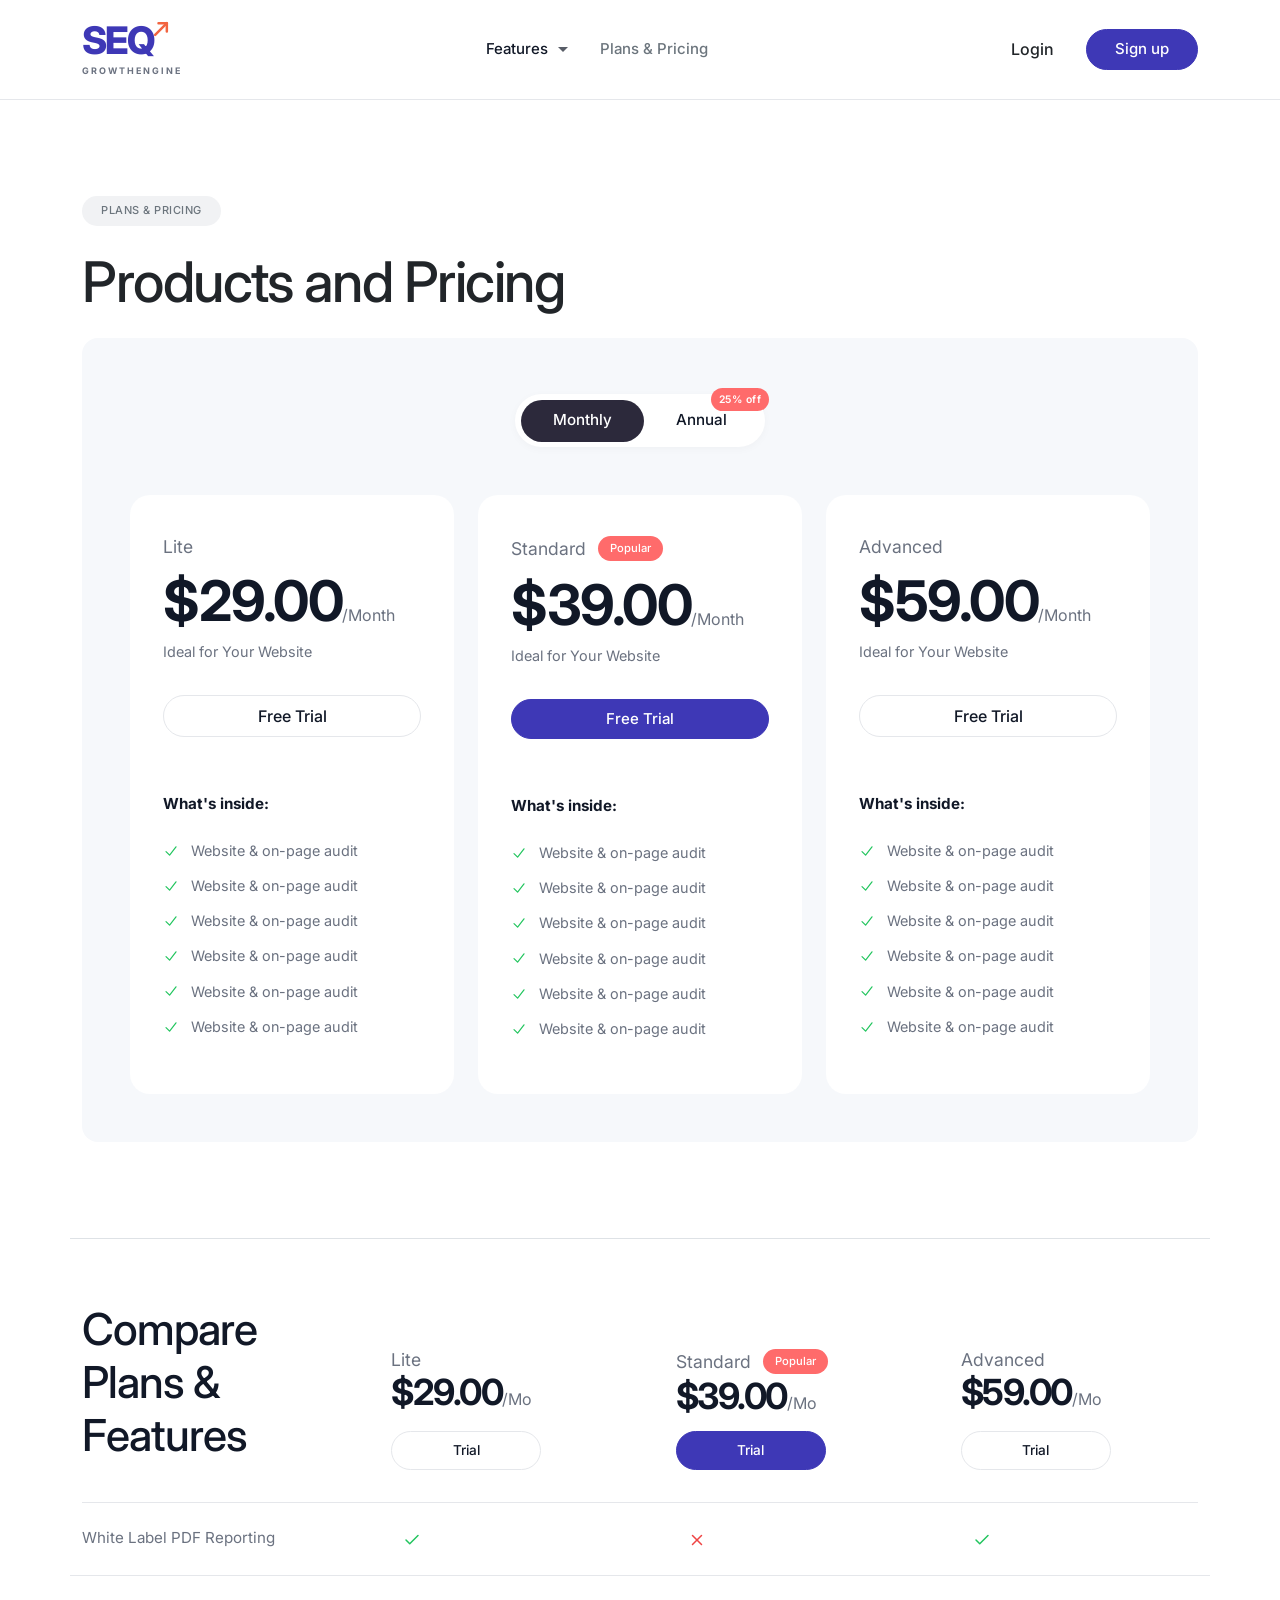
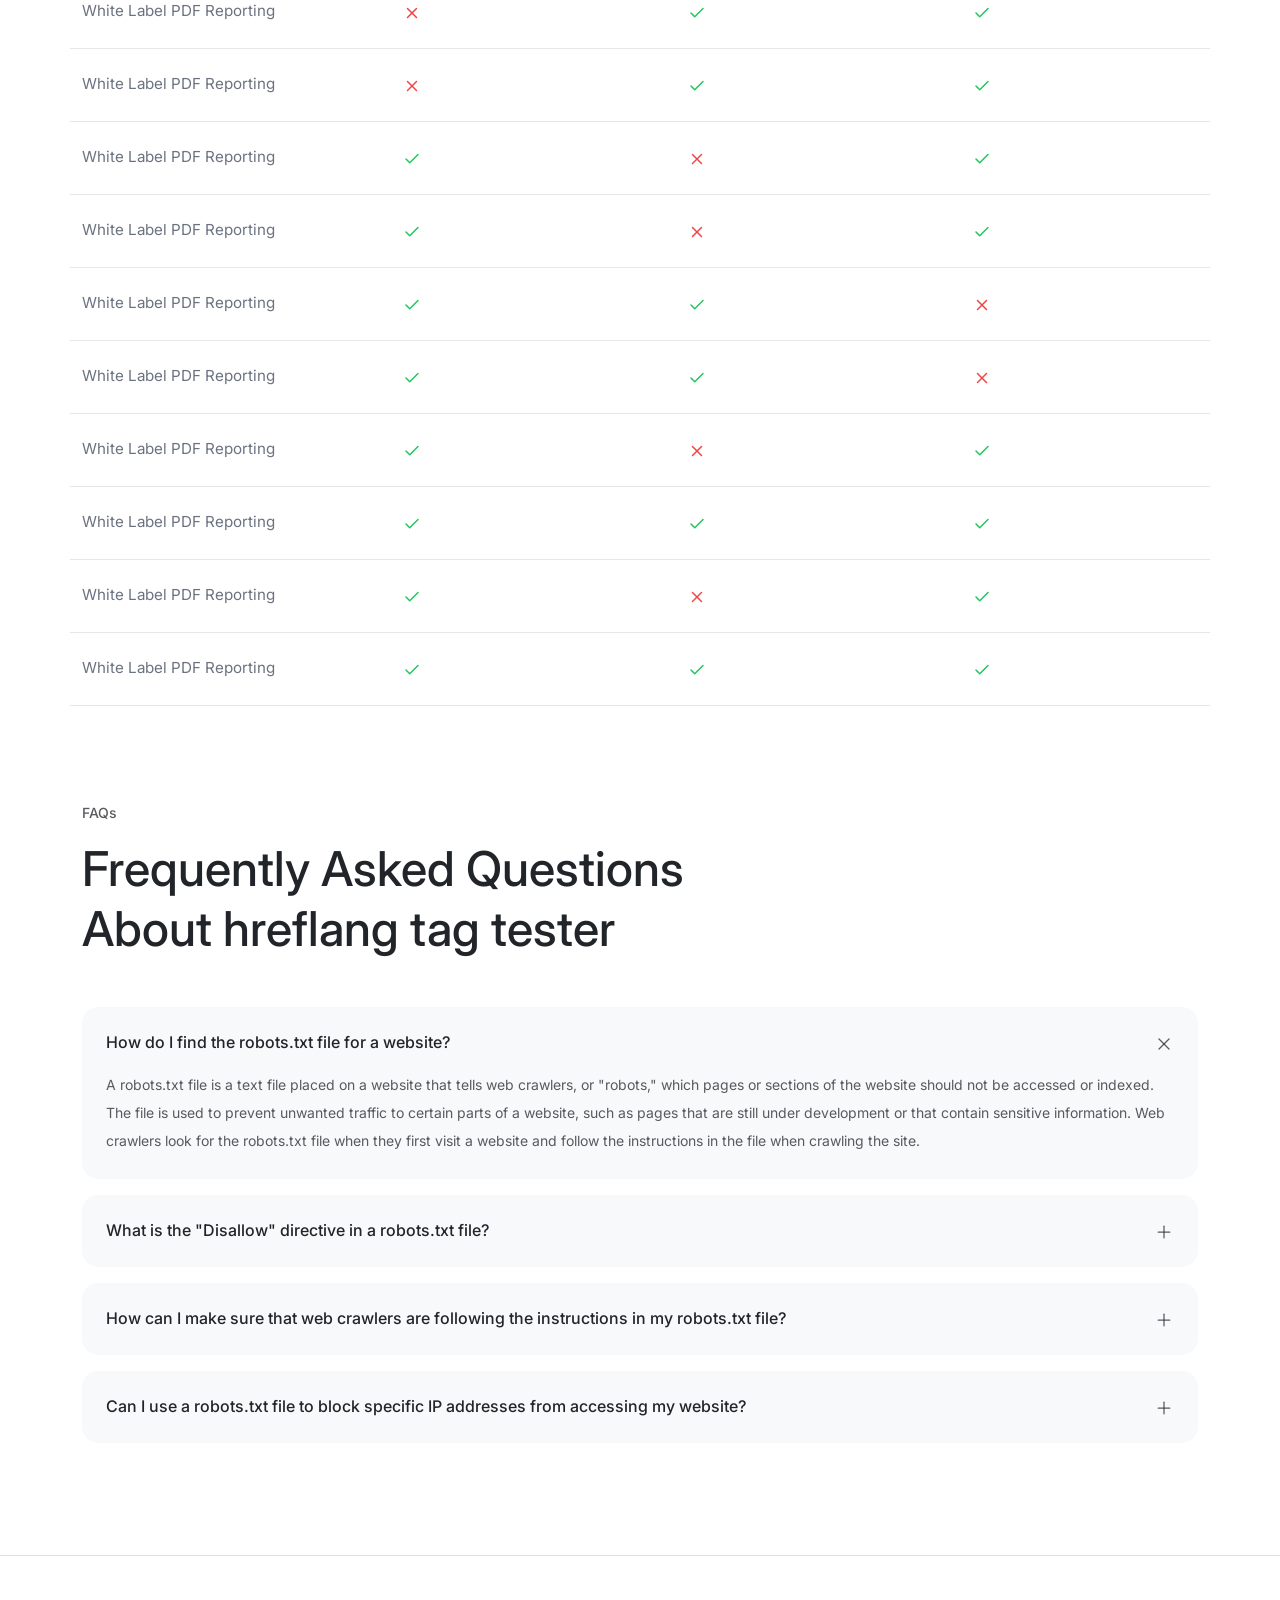
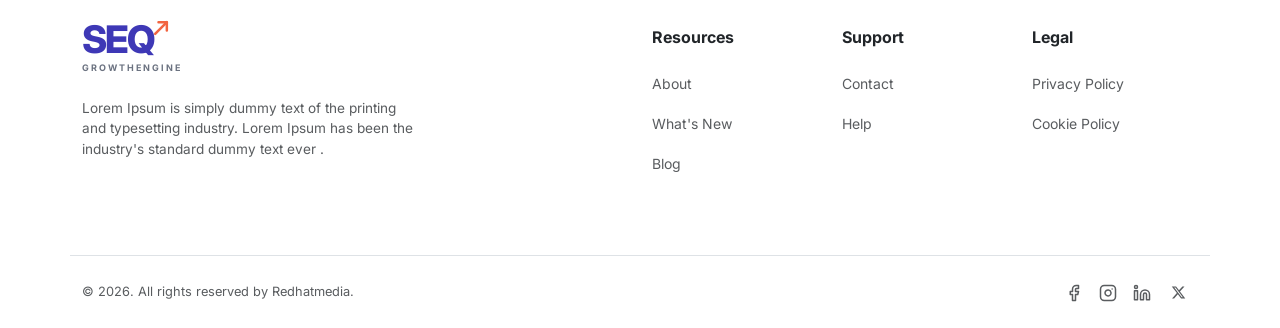
<file: planspricing.html>
<!DOCTYPE html>
<html lang="en">

<head>
    <meta charset="UTF-8">
    <meta name="viewport" content="width=device-width, initial-scale=1.0">
    <meta name="description" content="SEQ - SEO & Generative Engine Optimization Software | Plans & Pricing">
    <title>Plans & Pricing - SEQ AI SEO Platform</title>

    <!-- Google Fonts -->
    <link rel="preconnect" href="https://fonts.googleapis.com">
    <link rel="preconnect" href="https://fonts.gstatic.com" crossorigin>
    <link href="https://fonts.googleapis.com/css2?family=Inter:wght@400;500;600;700;800&display=swap" rel="stylesheet">

    <!-- Bootstrap 5 CSS -->
    <link href="https://cdn.jsdelivr.net/npm/bootstrap@5.3.3/dist/css/bootstrap.min.css" rel="stylesheet"
        integrity="sha384-QWTKZyjpPEjISv5WaRU9OFeRpok6YctnYmDr5pNlyT2bRjXh0JMhjY6hW+ALEwIH" crossorigin="anonymous">

    <!-- Custom CSS -->
    <link rel="stylesheet" href="css/style.css">
</head>

<body>

    <!-- Navigation Header -->
    <header>
        <nav class="navbar navbar-expand-lg py-3">
            <div class="container custom-nav-container">
                <!-- Logo -->
                <a class="navbar-brand text-decoration-none d-flex flex-column align-items-start" href="index.html">
                    <div class="position-relative">
                        <span class="logo-seq">SEQ</span>
                        <svg class="logo-arrow" width="20" height="20" viewBox="0 0 24 24" fill="none"
                            stroke="currentColor" stroke-width="3" stroke-linecap="round" stroke-linejoin="round">
                            <line x1="5" y1="19" x2="19" y2="5"></line>
                            <polyline points="9 5 19 5 19 15"></polyline>
                        </svg>
                    </div>
                    <span class="logo-subtext">GROWTHENGINE</span>
                </a>

                <!-- Mobile Menu Toggle -->
                <button class="navbar-toggler" type="button" data-bs-toggle="collapse" data-bs-target="#mainNavigation"
                    aria-controls="mainNavigation" aria-expanded="false" aria-label="Toggle navigation">
                    <span class="navbar-toggler-icon"></span>
                </button>

                <!-- Navigation Links & Buttons -->
                <div class="collapse navbar-collapse" id="mainNavigation">
                    <ul class="navbar-nav mx-auto mb-2 mb-lg-0">
                        <li class="nav-item dropdown px-2">
                            <a class="nav-link dropdown-toggle" href="#" role="button" data-bs-toggle="dropdown"
                                aria-expanded="false">
                                Features
                            </a>
                            <ul class="dropdown-menu border-0 shadow-sm">
                                <li><a class="dropdown-item" href="#">AI SEO</a></li>
                                <li><a class="dropdown-item" href="#">Generative Campaigns</a></li>
                            </ul>
                        </li>
                        <li class="nav-item px-2">
                            <a class="nav-link active text-secondary" href="planspricing.html">Plans & Pricing</a>
                        </li>
                    </ul>

                    <div class="d-flex align-items-center gap-3 nav-buttons">
                        <a href="login.html" class="text-decoration-none text-dark fw-medium px-3">Login</a>
                        <a href="signup.html" class="btn btn-signup rounded-pill">Sign up</a>
                    </div>
                </div>
            </div>
        </nav>
    </header>

    <!-- Main Content -->
    <main class="container hero-container text-start pb-4">
        <div class="row">
            <div class="col-12">
                <!-- Badge -->
                <div class="mb-4">
                    <span class="badge hero-badge text-uppercase text-secondary">PLANS & PRICING</span>
                </div>

                <!-- Page Title -->
                <h1 class="hero-title fw-medium text-dark mb-0">Products and Pricing</h1>
            </div>
        </div>
    </main>

    <!-- Pricing Section -->
    <section class="container mb-5 pb-5">
        <div class="pricing-wrapper rounded-4 p-4 p-md-5">
            
            <!-- Toggle Section -->
            <div class="d-flex justify-content-center mb-5 mt-2">
                <div class="pricing-toggle-container position-relative">
                    <button class="pricing-toggle-btn active">Monthly</button>
                    <div class="position-relative d-inline-block">
                        <button class="pricing-toggle-btn">Annual</button>
                        <span class="badge-discount">25% off</span>
                    </div>
                </div>
            </div>

            <!-- Pricing Cards Row -->
            <div class="row g-4 justify-content-center">
                
                <!-- Lite Plan -->
                <div class="col-lg-4 col-md-6">
                    <div class="pricing-card h-100">
                        <h3 class="pricing-plan-name">Lite</h3>
                        <div class="d-flex align-items-baseline mb-2">
                            <span class="pricing-price">$29.00</span>
                            <span class="pricing-currency">/Month</span>
                        </div>
                        <p class="pricing-subtitle">Ideal for Your Website</p>
                        
                        <button class="btn btn-pricing-outline rounded-pill w-100 py-2 mb-4">Free Trial</button>
                        
                        <p class="feature-list-title">What's inside:</p>
                        <ul class="feature-list">
                            <li><svg xmlns="http://www.w3.org/2000/svg" viewBox="0 0 20 20" fill="currentColor"><path fill-rule="evenodd" d="M16.704 4.153a.75.75 0 01.143 1.052l-8 10.5a.75.75 0 01-1.127.075l-4.5-4.5a.75.75 0 011.06-1.06l3.894 3.893 7.48-9.817a.75.75 0 011.05-.143z" clip-rule="evenodd" /></svg>Website & on-page audit</li>
                            <li><svg xmlns="http://www.w3.org/2000/svg" viewBox="0 0 20 20" fill="currentColor"><path fill-rule="evenodd" d="M16.704 4.153a.75.75 0 01.143 1.052l-8 10.5a.75.75 0 01-1.127.075l-4.5-4.5a.75.75 0 011.06-1.06l3.894 3.893 7.48-9.817a.75.75 0 011.05-.143z" clip-rule="evenodd" /></svg>Website & on-page audit</li>
                            <li><svg xmlns="http://www.w3.org/2000/svg" viewBox="0 0 20 20" fill="currentColor"><path fill-rule="evenodd" d="M16.704 4.153a.75.75 0 01.143 1.052l-8 10.5a.75.75 0 01-1.127.075l-4.5-4.5a.75.75 0 011.06-1.06l3.894 3.893 7.48-9.817a.75.75 0 011.05-.143z" clip-rule="evenodd" /></svg>Website & on-page audit</li>
                            <li><svg xmlns="http://www.w3.org/2000/svg" viewBox="0 0 20 20" fill="currentColor"><path fill-rule="evenodd" d="M16.704 4.153a.75.75 0 01.143 1.052l-8 10.5a.75.75 0 01-1.127.075l-4.5-4.5a.75.75 0 011.06-1.06l3.894 3.893 7.48-9.817a.75.75 0 011.05-.143z" clip-rule="evenodd" /></svg>Website & on-page audit</li>
                            <li><svg xmlns="http://www.w3.org/2000/svg" viewBox="0 0 20 20" fill="currentColor"><path fill-rule="evenodd" d="M16.704 4.153a.75.75 0 01.143 1.052l-8 10.5a.75.75 0 01-1.127.075l-4.5-4.5a.75.75 0 011.06-1.06l3.894 3.893 7.48-9.817a.75.75 0 011.05-.143z" clip-rule="evenodd" /></svg>Website & on-page audit</li>
                            <li><svg xmlns="http://www.w3.org/2000/svg" viewBox="0 0 20 20" fill="currentColor"><path fill-rule="evenodd" d="M16.704 4.153a.75.75 0 01.143 1.052l-8 10.5a.75.75 0 01-1.127.075l-4.5-4.5a.75.75 0 011.06-1.06l3.894 3.893 7.48-9.817a.75.75 0 011.05-.143z" clip-rule="evenodd" /></svg>Website & on-page audit</li>
                        </ul>
                    </div>
                </div>

                <!-- Standard Plan -->
                <div class="col-lg-4 col-md-6">
                    <div class="pricing-card h-100">
                        <div class="d-flex align-items-center mb-0">
                            <h3 class="pricing-plan-name mb-0">Standard</h3>
                            <span class="badge-popular">Popular</span>
                        </div>
                        <div class="d-flex align-items-baseline mb-2 mt-3">
                            <span class="pricing-price">$39.00</span>
                            <span class="pricing-currency">/Month</span>
                        </div>
                        <p class="pricing-subtitle">Ideal for Your Website</p>
                        
                        <button class="btn btn-signup rounded-pill w-100 py-2 mb-4">Free Trial</button>
                        
                        <p class="feature-list-title">What's inside:</p>
                        <ul class="feature-list">
                            <li><svg xmlns="http://www.w3.org/2000/svg" viewBox="0 0 20 20" fill="currentColor"><path fill-rule="evenodd" d="M16.704 4.153a.75.75 0 01.143 1.052l-8 10.5a.75.75 0 01-1.127.075l-4.5-4.5a.75.75 0 011.06-1.06l3.894 3.893 7.48-9.817a.75.75 0 011.05-.143z" clip-rule="evenodd" /></svg>Website & on-page audit</li>
                            <li><svg xmlns="http://www.w3.org/2000/svg" viewBox="0 0 20 20" fill="currentColor"><path fill-rule="evenodd" d="M16.704 4.153a.75.75 0 01.143 1.052l-8 10.5a.75.75 0 01-1.127.075l-4.5-4.5a.75.75 0 011.06-1.06l3.894 3.893 7.48-9.817a.75.75 0 011.05-.143z" clip-rule="evenodd" /></svg>Website & on-page audit</li>
                            <li><svg xmlns="http://www.w3.org/2000/svg" viewBox="0 0 20 20" fill="currentColor"><path fill-rule="evenodd" d="M16.704 4.153a.75.75 0 01.143 1.052l-8 10.5a.75.75 0 01-1.127.075l-4.5-4.5a.75.75 0 011.06-1.06l3.894 3.893 7.48-9.817a.75.75 0 011.05-.143z" clip-rule="evenodd" /></svg>Website & on-page audit</li>
                            <li><svg xmlns="http://www.w3.org/2000/svg" viewBox="0 0 20 20" fill="currentColor"><path fill-rule="evenodd" d="M16.704 4.153a.75.75 0 01.143 1.052l-8 10.5a.75.75 0 01-1.127.075l-4.5-4.5a.75.75 0 011.06-1.06l3.894 3.893 7.48-9.817a.75.75 0 011.05-.143z" clip-rule="evenodd" /></svg>Website & on-page audit</li>
                            <li><svg xmlns="http://www.w3.org/2000/svg" viewBox="0 0 20 20" fill="currentColor"><path fill-rule="evenodd" d="M16.704 4.153a.75.75 0 01.143 1.052l-8 10.5a.75.75 0 01-1.127.075l-4.5-4.5a.75.75 0 011.06-1.06l3.894 3.893 7.48-9.817a.75.75 0 011.05-.143z" clip-rule="evenodd" /></svg>Website & on-page audit</li>
                            <li><svg xmlns="http://www.w3.org/2000/svg" viewBox="0 0 20 20" fill="currentColor"><path fill-rule="evenodd" d="M16.704 4.153a.75.75 0 01.143 1.052l-8 10.5a.75.75 0 01-1.127.075l-4.5-4.5a.75.75 0 011.06-1.06l3.894 3.893 7.48-9.817a.75.75 0 011.05-.143z" clip-rule="evenodd" /></svg>Website & on-page audit</li>
                        </ul>
                    </div>
                </div>

                <!-- Advanced Plan -->
                <div class="col-lg-4 col-md-6">
                    <div class="pricing-card h-100">
                        <h3 class="pricing-plan-name">Advanced</h3>
                        <div class="d-flex align-items-baseline mb-2">
                            <span class="pricing-price">$59.00</span>
                            <span class="pricing-currency">/Month</span>
                        </div>
                        <p class="pricing-subtitle">Ideal for Your Website</p>
                        
                        <button class="btn btn-pricing-outline rounded-pill w-100 py-2 mb-4">Free Trial</button>
                        
                        <p class="feature-list-title">What's inside:</p>
                        <ul class="feature-list">
                            <li><svg xmlns="http://www.w3.org/2000/svg" viewBox="0 0 20 20" fill="currentColor"><path fill-rule="evenodd" d="M16.704 4.153a.75.75 0 01.143 1.052l-8 10.5a.75.75 0 01-1.127.075l-4.5-4.5a.75.75 0 011.06-1.06l3.894 3.893 7.48-9.817a.75.75 0 011.05-.143z" clip-rule="evenodd" /></svg>Website & on-page audit</li>
                            <li><svg xmlns="http://www.w3.org/2000/svg" viewBox="0 0 20 20" fill="currentColor"><path fill-rule="evenodd" d="M16.704 4.153a.75.75 0 01.143 1.052l-8 10.5a.75.75 0 01-1.127.075l-4.5-4.5a.75.75 0 011.06-1.06l3.894 3.893 7.48-9.817a.75.75 0 011.05-.143z" clip-rule="evenodd" /></svg>Website & on-page audit</li>
                            <li><svg xmlns="http://www.w3.org/2000/svg" viewBox="0 0 20 20" fill="currentColor"><path fill-rule="evenodd" d="M16.704 4.153a.75.75 0 01.143 1.052l-8 10.5a.75.75 0 01-1.127.075l-4.5-4.5a.75.75 0 011.06-1.06l3.894 3.893 7.48-9.817a.75.75 0 011.05-.143z" clip-rule="evenodd" /></svg>Website & on-page audit</li>
                            <li><svg xmlns="http://www.w3.org/2000/svg" viewBox="0 0 20 20" fill="currentColor"><path fill-rule="evenodd" d="M16.704 4.153a.75.75 0 01.143 1.052l-8 10.5a.75.75 0 01-1.127.075l-4.5-4.5a.75.75 0 011.06-1.06l3.894 3.893 7.48-9.817a.75.75 0 011.05-.143z" clip-rule="evenodd" /></svg>Website & on-page audit</li>
                            <li><svg xmlns="http://www.w3.org/2000/svg" viewBox="0 0 20 20" fill="currentColor"><path fill-rule="evenodd" d="M16.704 4.153a.75.75 0 01.143 1.052l-8 10.5a.75.75 0 01-1.127.075l-4.5-4.5a.75.75 0 011.06-1.06l3.894 3.893 7.48-9.817a.75.75 0 011.05-.143z" clip-rule="evenodd" /></svg>Website & on-page audit</li>
                            <li><svg xmlns="http://www.w3.org/2000/svg" viewBox="0 0 20 20" fill="currentColor"><path fill-rule="evenodd" d="M16.704 4.153a.75.75 0 01.143 1.052l-8 10.5a.75.75 0 01-1.127.075l-4.5-4.5a.75.75 0 011.06-1.06l3.894 3.893 7.48-9.817a.75.75 0 011.05-.143z" clip-rule="evenodd" /></svg>Website & on-page audit</li>
                        </ul>
                    </div>
                </div>

            </div>
        </div>
    </section>

    <!-- Compare Plans Section -->
    <section class="container compare-section border-top">
        <div class="row align-items-end compare-plan-header">
            <div class="col-lg-3 col-md-12 mb-4 mb-lg-0">
                <h2 class="compare-title">Compare<br>Plans & Features</h2>
            </div>
            
            <div class="col-lg-9 col-md-12">
                <div class="row text-center text-md-start">
                    <!-- Lite -->
                    <div class="col-4">
                        <div class="d-flex flex-column h-100 ps-lg-4">
                            <h5 class="pricing-plan-name mb-1">Lite</h5>
                            <div class="d-flex align-items-baseline mb-3 justify-content-center justify-content-md-start">
                                <span class="pricing-price pricing-price-compare">$29.00</span>
                                <span class="pricing-currency">/Mo</span>
                            </div>
                            <div class="mt-auto">
                                <button class="btn btn-pricing-outline rounded-pill px-2 px-md-4 py-2 w-100" style="max-width: 150px; font-size: 0.85rem;">Trial</button>
                            </div>
                        </div>
                    </div>
                    
                    <!-- Standard -->
                    <div class="col-4">
                        <div class="d-flex flex-column h-100 ps-lg-4">
                            <div class="d-flex align-items-center mb-1 justify-content-center justify-content-md-start">
                                <h5 class="pricing-plan-name mb-0">Standard</h5>
                                <span class="badge-popular d-none d-md-inline-block">Popular</span>
                            </div>
                            <div class="d-flex align-items-baseline mb-3 justify-content-center justify-content-md-start">
                                <span class="pricing-price pricing-price-compare">$39.00</span>
                                <span class="pricing-currency">/Mo</span>
                            </div>
                            <div class="mt-auto">
                                <button class="btn btn-signup rounded-pill px-2 px-md-4 py-2 w-100" style="max-width: 150px; font-size: 0.85rem;">Trial</button>
                            </div>
                        </div>
                    </div>
                    
                    <!-- Advanced -->
                    <div class="col-4">
                        <div class="d-flex flex-column h-100 ps-lg-4">
                            <h5 class="pricing-plan-name mb-1">Advanced</h5>
                            <div class="d-flex align-items-baseline mb-3 justify-content-center justify-content-md-start">
                                <span class="pricing-price pricing-price-compare">$59.00</span>
                                <span class="pricing-currency">/Mo</span>
                            </div>
                            <div class="mt-auto">
                                <button class="btn btn-pricing-outline rounded-pill px-2 px-md-4 py-2 w-100" style="max-width: 150px; font-size: 0.85rem;">Trial</button>
                            </div>
                        </div>
                    </div>
                </div>
            </div>
        </div>

        <div class="compare-table">
            <!-- Row 1 -->
            <div class="row compare-row">
                <div class="col-lg-3 col-4 d-flex align-items-center">
                    <span class="compare-feature-name">White Label PDF Reporting</span>
                </div>
                <div class="col-lg-9 col-8">
                    <div class="row align-items-center h-100">
                        <div class="col-4 text-center text-md-start ps-lg-5"><svg class="compare-icon-check" xmlns="http://www.w3.org/2000/svg" viewBox="0 0 24 24" fill="none" stroke="currentColor" stroke-width="2" stroke-linecap="round" stroke-linejoin="round"><polyline points="20 6 9 17 4 12"></polyline></svg></div>
                        <div class="col-4 text-center text-md-start ps-lg-5"><svg class="compare-icon-cross" xmlns="http://www.w3.org/2000/svg" viewBox="0 0 24 24" fill="none" stroke="currentColor" stroke-width="2" stroke-linecap="round" stroke-linejoin="round"><line x1="18" y1="6" x2="6" y2="18"></line><line x1="6" y1="6" x2="18" y2="18"></line></svg></div>
                        <div class="col-4 text-center text-md-start ps-lg-5"><svg class="compare-icon-check" xmlns="http://www.w3.org/2000/svg" viewBox="0 0 24 24" fill="none" stroke="currentColor" stroke-width="2" stroke-linecap="round" stroke-linejoin="round"><polyline points="20 6 9 17 4 12"></polyline></svg></div>
                    </div>
                </div>
            </div>
            <!-- Row 2 -->
            <div class="row compare-row">
                <div class="col-lg-3 col-4 d-flex align-items-center">
                    <span class="compare-feature-name">White Label PDF Reporting</span>
                </div>
                <div class="col-lg-9 col-8">
                    <div class="row align-items-center h-100">
                        <div class="col-4 text-center text-md-start ps-lg-5"><svg class="compare-icon-cross" xmlns="http://www.w3.org/2000/svg" viewBox="0 0 24 24" fill="none" stroke="currentColor" stroke-width="2" stroke-linecap="round" stroke-linejoin="round"><line x1="18" y1="6" x2="6" y2="18"></line><line x1="6" y1="6" x2="18" y2="18"></line></svg></div>
                        <div class="col-4 text-center text-md-start ps-lg-5"><svg class="compare-icon-check" xmlns="http://www.w3.org/2000/svg" viewBox="0 0 24 24" fill="none" stroke="currentColor" stroke-width="2" stroke-linecap="round" stroke-linejoin="round"><polyline points="20 6 9 17 4 12"></polyline></svg></div>
                        <div class="col-4 text-center text-md-start ps-lg-5"><svg class="compare-icon-check" xmlns="http://www.w3.org/2000/svg" viewBox="0 0 24 24" fill="none" stroke="currentColor" stroke-width="2" stroke-linecap="round" stroke-linejoin="round"><polyline points="20 6 9 17 4 12"></polyline></svg></div>
                    </div>
                </div>
            </div>
            <!-- Row 3 -->
            <div class="row compare-row">
                <div class="col-lg-3 col-4 d-flex align-items-center">
                    <span class="compare-feature-name">White Label PDF Reporting</span>
                </div>
                <div class="col-lg-9 col-8">
                    <div class="row align-items-center h-100">
                        <div class="col-4 text-center text-md-start ps-lg-5"><svg class="compare-icon-cross" xmlns="http://www.w3.org/2000/svg" viewBox="0 0 24 24" fill="none" stroke="currentColor" stroke-width="2" stroke-linecap="round" stroke-linejoin="round"><line x1="18" y1="6" x2="6" y2="18"></line><line x1="6" y1="6" x2="18" y2="18"></line></svg></div>
                        <div class="col-4 text-center text-md-start ps-lg-5"><svg class="compare-icon-check" xmlns="http://www.w3.org/2000/svg" viewBox="0 0 24 24" fill="none" stroke="currentColor" stroke-width="2" stroke-linecap="round" stroke-linejoin="round"><polyline points="20 6 9 17 4 12"></polyline></svg></div>
                        <div class="col-4 text-center text-md-start ps-lg-5"><svg class="compare-icon-check" xmlns="http://www.w3.org/2000/svg" viewBox="0 0 24 24" fill="none" stroke="currentColor" stroke-width="2" stroke-linecap="round" stroke-linejoin="round"><polyline points="20 6 9 17 4 12"></polyline></svg></div>
                    </div>
                </div>
            </div>
            <!-- Row 4 -->
            <div class="row compare-row">
                <div class="col-lg-3 col-4 d-flex align-items-center">
                    <span class="compare-feature-name">White Label PDF Reporting</span>
                </div>
                <div class="col-lg-9 col-8">
                    <div class="row align-items-center h-100">
                        <div class="col-4 text-center text-md-start ps-lg-5"><svg class="compare-icon-check" xmlns="http://www.w3.org/2000/svg" viewBox="0 0 24 24" fill="none" stroke="currentColor" stroke-width="2" stroke-linecap="round" stroke-linejoin="round"><polyline points="20 6 9 17 4 12"></polyline></svg></div>
                        <div class="col-4 text-center text-md-start ps-lg-5"><svg class="compare-icon-cross" xmlns="http://www.w3.org/2000/svg" viewBox="0 0 24 24" fill="none" stroke="currentColor" stroke-width="2" stroke-linecap="round" stroke-linejoin="round"><line x1="18" y1="6" x2="6" y2="18"></line><line x1="6" y1="6" x2="18" y2="18"></line></svg></div>
                        <div class="col-4 text-center text-md-start ps-lg-5"><svg class="compare-icon-check" xmlns="http://www.w3.org/2000/svg" viewBox="0 0 24 24" fill="none" stroke="currentColor" stroke-width="2" stroke-linecap="round" stroke-linejoin="round"><polyline points="20 6 9 17 4 12"></polyline></svg></div>
                    </div>
                </div>
            </div>
            <!-- Row 5 -->
            <div class="row compare-row">
                <div class="col-lg-3 col-4 d-flex align-items-center">
                    <span class="compare-feature-name">White Label PDF Reporting</span>
                </div>
                <div class="col-lg-9 col-8">
                    <div class="row align-items-center h-100">
                        <div class="col-4 text-center text-md-start ps-lg-5"><svg class="compare-icon-check" xmlns="http://www.w3.org/2000/svg" viewBox="0 0 24 24" fill="none" stroke="currentColor" stroke-width="2" stroke-linecap="round" stroke-linejoin="round"><polyline points="20 6 9 17 4 12"></polyline></svg></div>
                        <div class="col-4 text-center text-md-start ps-lg-5"><svg class="compare-icon-cross" xmlns="http://www.w3.org/2000/svg" viewBox="0 0 24 24" fill="none" stroke="currentColor" stroke-width="2" stroke-linecap="round" stroke-linejoin="round"><line x1="18" y1="6" x2="6" y2="18"></line><line x1="6" y1="6" x2="18" y2="18"></line></svg></div>
                        <div class="col-4 text-center text-md-start ps-lg-5"><svg class="compare-icon-check" xmlns="http://www.w3.org/2000/svg" viewBox="0 0 24 24" fill="none" stroke="currentColor" stroke-width="2" stroke-linecap="round" stroke-linejoin="round"><polyline points="20 6 9 17 4 12"></polyline></svg></div>
                    </div>
                </div>
            </div>
            <!-- Row 6 -->
            <div class="row compare-row">
                <div class="col-lg-3 col-4 d-flex align-items-center">
                    <span class="compare-feature-name">White Label PDF Reporting</span>
                </div>
                <div class="col-lg-9 col-8">
                    <div class="row align-items-center h-100">
                        <div class="col-4 text-center text-md-start ps-lg-5"><svg class="compare-icon-check" xmlns="http://www.w3.org/2000/svg" viewBox="0 0 24 24" fill="none" stroke="currentColor" stroke-width="2" stroke-linecap="round" stroke-linejoin="round"><polyline points="20 6 9 17 4 12"></polyline></svg></div>
                        <div class="col-4 text-center text-md-start ps-lg-5"><svg class="compare-icon-check" xmlns="http://www.w3.org/2000/svg" viewBox="0 0 24 24" fill="none" stroke="currentColor" stroke-width="2" stroke-linecap="round" stroke-linejoin="round"><polyline points="20 6 9 17 4 12"></polyline></svg></div>
                        <div class="col-4 text-center text-md-start ps-lg-5"><svg class="compare-icon-cross" xmlns="http://www.w3.org/2000/svg" viewBox="0 0 24 24" fill="none" stroke="currentColor" stroke-width="2" stroke-linecap="round" stroke-linejoin="round"><line x1="18" y1="6" x2="6" y2="18"></line><line x1="6" y1="6" x2="18" y2="18"></line></svg></div>
                    </div>
                </div>
            </div>
            <!-- Row 7 -->
            <div class="row compare-row">
                <div class="col-lg-3 col-4 d-flex align-items-center">
                    <span class="compare-feature-name">White Label PDF Reporting</span>
                </div>
                <div class="col-lg-9 col-8">
                    <div class="row align-items-center h-100">
                        <div class="col-4 text-center text-md-start ps-lg-5"><svg class="compare-icon-check" xmlns="http://www.w3.org/2000/svg" viewBox="0 0 24 24" fill="none" stroke="currentColor" stroke-width="2" stroke-linecap="round" stroke-linejoin="round"><polyline points="20 6 9 17 4 12"></polyline></svg></div>
                        <div class="col-4 text-center text-md-start ps-lg-5"><svg class="compare-icon-check" xmlns="http://www.w3.org/2000/svg" viewBox="0 0 24 24" fill="none" stroke="currentColor" stroke-width="2" stroke-linecap="round" stroke-linejoin="round"><polyline points="20 6 9 17 4 12"></polyline></svg></div>
                        <div class="col-4 text-center text-md-start ps-lg-5"><svg class="compare-icon-cross" xmlns="http://www.w3.org/2000/svg" viewBox="0 0 24 24" fill="none" stroke="currentColor" stroke-width="2" stroke-linecap="round" stroke-linejoin="round"><line x1="18" y1="6" x2="6" y2="18"></line><line x1="6" y1="6" x2="18" y2="18"></line></svg></div>
                    </div>
                </div>
            </div>
            <!-- Row 8 -->
            <div class="row compare-row">
                <div class="col-lg-3 col-4 d-flex align-items-center">
                    <span class="compare-feature-name">White Label PDF Reporting</span>
                </div>
                <div class="col-lg-9 col-8">
                    <div class="row align-items-center h-100">
                        <div class="col-4 text-center text-md-start ps-lg-5"><svg class="compare-icon-check" xmlns="http://www.w3.org/2000/svg" viewBox="0 0 24 24" fill="none" stroke="currentColor" stroke-width="2" stroke-linecap="round" stroke-linejoin="round"><polyline points="20 6 9 17 4 12"></polyline></svg></div>
                        <div class="col-4 text-center text-md-start ps-lg-5"><svg class="compare-icon-cross" xmlns="http://www.w3.org/2000/svg" viewBox="0 0 24 24" fill="none" stroke="currentColor" stroke-width="2" stroke-linecap="round" stroke-linejoin="round"><line x1="18" y1="6" x2="6" y2="18"></line><line x1="6" y1="6" x2="18" y2="18"></line></svg></div>
                        <div class="col-4 text-center text-md-start ps-lg-5"><svg class="compare-icon-check" xmlns="http://www.w3.org/2000/svg" viewBox="0 0 24 24" fill="none" stroke="currentColor" stroke-width="2" stroke-linecap="round" stroke-linejoin="round"><polyline points="20 6 9 17 4 12"></polyline></svg></div>
                    </div>
                </div>
            </div>
            <!-- Row 9 -->
            <div class="row compare-row">
                <div class="col-lg-3 col-4 d-flex align-items-center">
                    <span class="compare-feature-name">White Label PDF Reporting</span>
                </div>
                <div class="col-lg-9 col-8">
                    <div class="row align-items-center h-100">
                        <div class="col-4 text-center text-md-start ps-lg-5"><svg class="compare-icon-check" xmlns="http://www.w3.org/2000/svg" viewBox="0 0 24 24" fill="none" stroke="currentColor" stroke-width="2" stroke-linecap="round" stroke-linejoin="round"><polyline points="20 6 9 17 4 12"></polyline></svg></div>
                        <div class="col-4 text-center text-md-start ps-lg-5"><svg class="compare-icon-check" xmlns="http://www.w3.org/2000/svg" viewBox="0 0 24 24" fill="none" stroke="currentColor" stroke-width="2" stroke-linecap="round" stroke-linejoin="round"><polyline points="20 6 9 17 4 12"></polyline></svg></div>
                        <div class="col-4 text-center text-md-start ps-lg-5"><svg class="compare-icon-check" xmlns="http://www.w3.org/2000/svg" viewBox="0 0 24 24" fill="none" stroke="currentColor" stroke-width="2" stroke-linecap="round" stroke-linejoin="round"><polyline points="20 6 9 17 4 12"></polyline></svg></div>
                    </div>
                </div>
            </div>
            <!-- Row 10 -->
            <div class="row compare-row">
                <div class="col-lg-3 col-4 d-flex align-items-center">
                    <span class="compare-feature-name">White Label PDF Reporting</span>
                </div>
                <div class="col-lg-9 col-8">
                    <div class="row align-items-center h-100">
                        <div class="col-4 text-center text-md-start ps-lg-5"><svg class="compare-icon-check" xmlns="http://www.w3.org/2000/svg" viewBox="0 0 24 24" fill="none" stroke="currentColor" stroke-width="2" stroke-linecap="round" stroke-linejoin="round"><polyline points="20 6 9 17 4 12"></polyline></svg></div>
                        <div class="col-4 text-center text-md-start ps-lg-5"><svg class="compare-icon-cross" xmlns="http://www.w3.org/2000/svg" viewBox="0 0 24 24" fill="none" stroke="currentColor" stroke-width="2" stroke-linecap="round" stroke-linejoin="round"><line x1="18" y1="6" x2="6" y2="18"></line><line x1="6" y1="6" x2="18" y2="18"></line></svg></div>
                        <div class="col-4 text-center text-md-start ps-lg-5"><svg class="compare-icon-check" xmlns="http://www.w3.org/2000/svg" viewBox="0 0 24 24" fill="none" stroke="currentColor" stroke-width="2" stroke-linecap="round" stroke-linejoin="round"><polyline points="20 6 9 17 4 12"></polyline></svg></div>
                    </div>
                </div>
            </div>
            <!-- Row 11 -->
            <div class="row compare-row">
                <div class="col-lg-3 col-4 d-flex align-items-center">
                    <span class="compare-feature-name">White Label PDF Reporting</span>
                </div>
                <div class="col-lg-9 col-8">
                    <div class="row align-items-center h-100">
                        <div class="col-4 text-center text-md-start ps-lg-5"><svg class="compare-icon-check" xmlns="http://www.w3.org/2000/svg" viewBox="0 0 24 24" fill="none" stroke="currentColor" stroke-width="2" stroke-linecap="round" stroke-linejoin="round"><polyline points="20 6 9 17 4 12"></polyline></svg></div>
                        <div class="col-4 text-center text-md-start ps-lg-5"><svg class="compare-icon-check" xmlns="http://www.w3.org/2000/svg" viewBox="0 0 24 24" fill="none" stroke="currentColor" stroke-width="2" stroke-linecap="round" stroke-linejoin="round"><polyline points="20 6 9 17 4 12"></polyline></svg></div>
                        <div class="col-4 text-center text-md-start ps-lg-5"><svg class="compare-icon-check" xmlns="http://www.w3.org/2000/svg" viewBox="0 0 24 24" fill="none" stroke="currentColor" stroke-width="2" stroke-linecap="round" stroke-linejoin="round"><polyline points="20 6 9 17 4 12"></polyline></svg></div>
                    </div>
                </div>
            </div>
        </div>
    </section>

    <!-- FAQ Section -->
    <section class="container mb-5 pb-5 faq-section">
        <div class="row">
            <div class="col-lg-12">
                <span class="text-muted small fw-medium mb-3 d-block">FAQs</span>
                <h2 class="display-5 fw-medium text-dark mb-5 lh-sm">Frequently Asked Questions<br>About hreflang tag tester</h2>

                <div class="faq-list">
                    <!-- FAQ Item 1 (Active) -->
                    <div class="faq-item active p-4 rounded-4 mb-3" style="background-color: #f8f9fa;">
                        <div class="d-flex justify-content-between align-items-center" onclick="toggleFaq(this)" style="cursor: pointer;">
                            <h5 class="faq-question fw-medium text-dark mb-0 fs-6">How do I find the robots.txt file for a website?</h5>
                            <span class="icon-open text-muted" style="display: none;">
                                <svg width="20" height="20" viewBox="0 0 24 24" fill="none" stroke="currentColor" stroke-width="1.5" stroke-linecap="round" stroke-linejoin="round"><line x1="12" y1="5" x2="12" y2="19"></line><line x1="5" y1="12" x2="19" y2="12"></line></svg>
                            </span>
                            <span class="icon-close text-muted" style="display: block;">
                                <svg width="20" height="20" viewBox="0 0 24 24" fill="none" stroke="currentColor" stroke-width="1.5" stroke-linecap="round" stroke-linejoin="round"><line x1="18" y1="6" x2="6" y2="18"></line><line x1="6" y1="6" x2="18" y2="18"></line></svg>
                            </span>
                        </div>
                        <div class="faq-answer mt-3" style="display: block;">
                            <p class="text-muted small mb-0 lh-lg">A robots.txt file is a text file placed on a website that tells web crawlers, or "robots," which pages or sections of the website should not be accessed or indexed. The file is used to prevent unwanted traffic to certain parts of a website, such as pages that are still under development or that contain sensitive information. Web crawlers look for the robots.txt file when they first visit a website and follow the instructions in the file when crawling the site.</p>
                        </div>
                    </div>

                    <!-- FAQ Item 2 -->
                    <div class="faq-item p-4 rounded-4 mb-3" style="background-color: #f8f9fa;">
                        <div class="d-flex justify-content-between align-items-center" onclick="toggleFaq(this)" style="cursor: pointer;">
                            <h5 class="faq-question fw-medium text-dark mb-0 fs-6">What is the "Disallow" directive in a robots.txt file?</h5>
                            <span class="icon-open text-muted" style="display: block;">
                                <svg width="20" height="20" viewBox="0 0 24 24" fill="none" stroke="currentColor" stroke-width="1.5" stroke-linecap="round" stroke-linejoin="round"><line x1="12" y1="5" x2="12" y2="19"></line><line x1="5" y1="12" x2="19" y2="12"></line></svg>
                            </span>
                            <span class="icon-close text-muted" style="display: none;">
                                <svg width="20" height="20" viewBox="0 0 24 24" fill="none" stroke="currentColor" stroke-width="1.5" stroke-linecap="round" stroke-linejoin="round"><line x1="18" y1="6" x2="6" y2="18"></line><line x1="6" y1="6" x2="18" y2="18"></line></svg>
                            </span>
                        </div>
                        <div class="faq-answer mt-3" style="display: none;">
                            <p class="text-muted small mb-0 lh-lg">A robots.txt file is a text file placed on a website that tells web crawlers, or "robots," which pages or sections of the website should not be accessed or indexed. The file is used to prevent unwanted traffic to certain parts of a website, such as pages that are still under development or that contain sensitive information. Web crawlers look for the robots.txt file when they first visit a website and follow the instructions in the file when crawling the site.</p>
                        </div>
                    </div>
                    
                    <!-- FAQ Item 3 -->
                    <div class="faq-item p-4 rounded-4 mb-3" style="background-color: #f8f9fa;">
                        <div class="d-flex justify-content-between align-items-center" onclick="toggleFaq(this)" style="cursor: pointer;">
                            <h5 class="faq-question fw-medium text-dark mb-0 fs-6">How can I make sure that web crawlers are following the instructions in my robots.txt file?</h5>
                            <span class="icon-open text-muted" style="display: block;">
                                <svg width="20" height="20" viewBox="0 0 24 24" fill="none" stroke="currentColor" stroke-width="1.5" stroke-linecap="round" stroke-linejoin="round"><line x1="12" y1="5" x2="12" y2="19"></line><line x1="5" y1="12" x2="19" y2="12"></line></svg>
                            </span>
                            <span class="icon-close text-muted" style="display: none;">
                                <svg width="20" height="20" viewBox="0 0 24 24" fill="none" stroke="currentColor" stroke-width="1.5" stroke-linecap="round" stroke-linejoin="round"><line x1="18" y1="6" x2="6" y2="18"></line><line x1="6" y1="6" x2="18" y2="18"></line></svg>
                            </span>
                        </div>
                        <div class="faq-answer mt-3" style="display: none;">
                            <p class="text-muted small mb-0 lh-lg">A robots.txt file is a text file placed on a website that tells web crawlers, or "robots," which pages or sections of the website should not be accessed or indexed. The file is used to prevent unwanted traffic to certain parts of a website, such as pages that are still under development or that contain sensitive information. Web crawlers look for the robots.txt file when they first visit a website and follow the instructions in the file when crawling the site.</p>
                        </div>
                    </div>

                    <!-- FAQ Item 4 -->
                    <div class="faq-item p-4 rounded-4 mb-3" style="background-color: #f8f9fa;">
                        <div class="d-flex justify-content-between align-items-center" onclick="toggleFaq(this)" style="cursor: pointer;">
                            <h5 class="faq-question fw-medium text-dark mb-0 fs-6">Can I use a robots.txt file to block specific IP addresses from accessing my website?</h5>
                            <span class="icon-open text-muted" style="display: block;">
                                <svg width="20" height="20" viewBox="0 0 24 24" fill="none" stroke="currentColor" stroke-width="1.5" stroke-linecap="round" stroke-linejoin="round"><line x1="12" y1="5" x2="12" y2="19"></line><line x1="5" y1="12" x2="19" y2="12"></line></svg>
                            </span>
                            <span class="icon-close text-muted" style="display: none;">
                                <svg width="20" height="20" viewBox="0 0 24 24" fill="none" stroke="currentColor" stroke-width="1.5" stroke-linecap="round" stroke-linejoin="round"><line x1="18" y1="6" x2="6" y2="18"></line><line x1="6" y1="6" x2="18" y2="18"></line></svg>
                            </span>
                        </div>
                        <div class="faq-answer mt-3" style="display: none;">
                            <p class="text-muted small mb-0 lh-lg">A robots.txt file is a text file placed on a website that tells web crawlers, or "robots," which pages or sections of the website should not be accessed or indexed. The file is used to prevent unwanted traffic to certain parts of a website, such as pages that are still under development or that contain sensitive information. Web crawlers look for the robots.txt file when they first visit a website and follow the instructions in the file when crawling the site.</p>
                        </div>
                    </div>
                </div>
            </div>
        </div>
    </section>

    <!-- Footer -->
    <footer class="bg-white border-top pt-5 pb-4">
        <div class="container pt-3">
            <div class="row mb-5 pb-3">
                <!-- Branding & Text -->
                <div class="col-lg-4 col-md-12 mb-4 mb-lg-0">
                    <div class="mb-4 d-flex flex-column align-items-start">
                        <div class="position-relative">
                            <span class="logo-seq">SEQ</span>
                            <svg class="logo-arrow" width="20" height="20" viewBox="0 0 24 24" fill="none"
                                stroke="currentColor" stroke-width="3" stroke-linecap="round" stroke-linejoin="round">
                                <line x1="5" y1="19" x2="19" y2="5"></line>
                                <polyline points="9 5 19 5 19 15"></polyline>
                            </svg>
                        </div>
                        <span class="logo-subtext">GROWTHENGINE</span>
                    </div>
                    <p class="text-muted pe-lg-4 lh-base" style="font-size: 0.85rem;">
                        Lorem Ipsum is simply dummy text of the printing and typesetting industry. Lorem Ipsum has been the industry's standard dummy text ever .
                    </p>
                </div>
                
                <!-- Spacer -->
                <div class="col-lg-2 d-none d-lg-block"></div>

                <!-- Footer Links -->
                <div class="col-lg-6 col-md-12 pt-2">
                    <div class="row">
                        <!-- Resources -->
                        <div class="col-4">
                            <h6 class="fw-bold text-dark mb-4 fs-6">Resources</h6>
                            <ul class="list-unstyled">
                                <li class="mb-3"><a href="#" class="text-decoration-none text-muted small">About</a></li>
                                <li class="mb-3"><a href="#" class="text-decoration-none text-muted small">What's New</a></li>
                                <li class="mb-3"><a href="#" class="text-decoration-none text-muted small">Blog</a></li>
                            </ul>
                        </div>
                        
                        <!-- Support -->
                        <div class="col-4">
                            <h6 class="fw-bold text-dark mb-4 fs-6">Support</h6>
                            <ul class="list-unstyled">
                                <li class="mb-3"><a href="#" class="text-decoration-none text-muted small">Contact</a></li>
                                <li class="mb-3"><a href="#" class="text-decoration-none text-muted small">Help</a></li>
                            </ul>
                        </div>

                        <!-- Legal -->
                        <div class="col-4">
                            <h6 class="fw-bold text-dark mb-4 fs-6">Legal</h6>
                            <ul class="list-unstyled">
                                <li class="mb-3"><a href="#" class="text-decoration-none text-muted small">Privacy Policy</a></li>
                                <li class="mb-3"><a href="#" class="text-decoration-none text-muted small">Cookie Policy</a></li>
                            </ul>
                        </div>
                    </div>
                </div>
            </div>

            <!-- Footer Bottom -->
            <div class="row border-top pt-4 mt-2">
                <div class="col-md-6 d-flex align-items-center justify-content-center justify-content-md-start mb-3 mb-md-0">
                    <p class="text-muted small mb-0" style="font-size: 0.8rem;">&copy; 2026. All rights reserved by Redhatmedia.</p>
                </div>
                <div class="col-md-6 d-flex align-items-center justify-content-center justify-content-md-end gap-3 pe-md-4">
                    <!-- Social Icons -->
                    <a href="#" class="text-muted text-decoration-none transition-colors"><svg width="18" height="18" viewBox="0 0 24 24" fill="none" stroke="currentColor" stroke-width="2" stroke-linecap="round" stroke-linejoin="round"><path d="M18 2h-3a5 5 0 0 0-5 5v3H7v4h3v8h4v-8h3l1-4h-4V7a1 1 0 0 1 1-1h3z"></path></svg></a>
                    <a href="#" class="text-muted text-decoration-none transition-colors"><svg width="18" height="18" viewBox="0 0 24 24" fill="none" stroke="currentColor" stroke-width="2" stroke-linecap="round" stroke-linejoin="round"><rect x="2" y="2" width="20" height="20" rx="5" ry="5"></rect><path d="M16 11.37A4 4 0 1 1 12.63 8 4 4 0 0 1 16 11.37z"></path><line x1="17.5" y1="6.5" x2="17.51" y2="6.5"></line></svg></a>
                    <a href="#" class="text-muted text-decoration-none transition-colors"><svg width="18" height="18" viewBox="0 0 24 24" fill="none" stroke="currentColor" stroke-width="2" stroke-linecap="round" stroke-linejoin="round"><path d="M16 8a6 6 0 0 1 6 6v7h-4v-7a2 2 0 0 0-2-2 2 2 0 0 0-2 2v7h-4v-7a6 6 0 0 1 6-6z"></path><rect x="2" y="9" width="4" height="12"></rect><circle cx="4" cy="4" r="2"></circle></svg></a>
                    <a href="#" class="text-muted text-decoration-none transition-colors ms-1 position-relative" style="top: -1px;">
                        <svg width="15" height="15" viewBox="0 0 24 24" fill="currentColor">
                            <path d="M18.244 2.25h3.308l-7.227 8.26 8.502 11.24H16.17l-5.214-6.817L4.99 21.75H1.68l7.73-8.835L1.254 2.25H8.08l4.713 6.231zm-1.161 17.52h1.833L7.084 4.126H5.117z"/>
                        </svg>
                    </a>
                </div>
            </div>
        </div>
    </footer>

    <!-- Bootstrap 5 JS Bundle -->
    <script src="https://cdn.jsdelivr.net/npm/bootstrap@5.3.3/dist/js/bootstrap.bundle.min.js"
        integrity="sha384-YvpcrYf0tY3lHB60NNkmXc5s9fDVZLESaAA55NDzOxhy9GkcIdslK1eN7N6jIeHz"
        crossorigin="anonymous"></script>

    <!-- Custom JS -->
    <script src="js/script.js"></script>
</body>

</html>
</file>
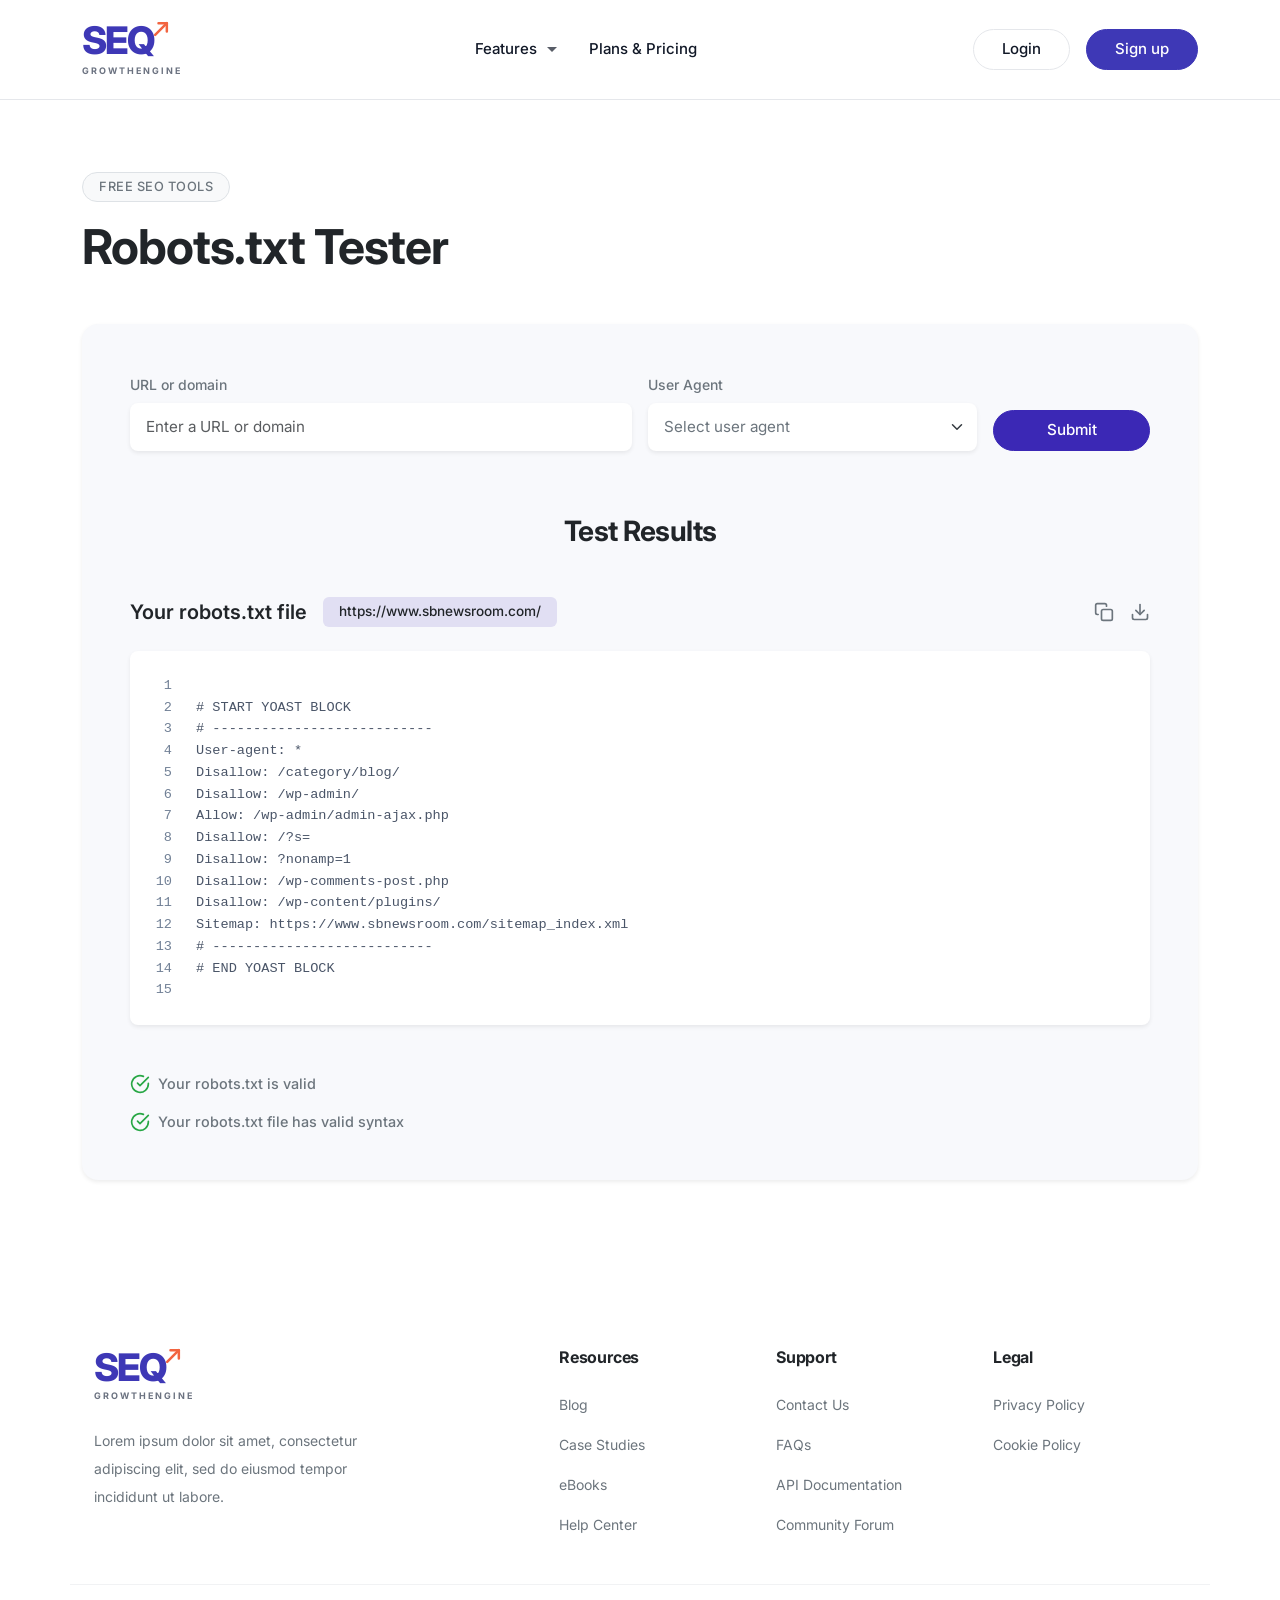
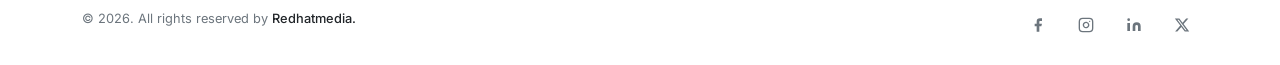
<file: robots.html>
<!DOCTYPE html>
<html lang="en">

<head>
    <meta charset="UTF-8">
    <meta name="viewport" content="width=device-width, initial-scale=1.0">
    <meta name="description" content="SEQ - Robots.txt Tester Tool">
    <title>Robots.txt Tester - SEQ</title>

    <!-- Google Fonts -->
    <link rel="preconnect" href="https://fonts.googleapis.com">
    <link rel="preconnect" href="https://fonts.gstatic.com" crossorigin>
    <link href="https://fonts.googleapis.com/css2?family=Inter:wght@400;500;600;700;800&display=swap" rel="stylesheet">

    <!-- Bootstrap 5 CSS -->
    <link href="https://cdn.jsdelivr.net/npm/bootstrap@5.3.3/dist/css/bootstrap.min.css" rel="stylesheet"
        integrity="sha384-QWTKZyjpPEjISv5WaRU9OFeRpok6YctnYmDr5pNlyT2bRjXh0JMhjY6hW+ALEwIH" crossorigin="anonymous">

    <!-- Custom CSS -->
    <link rel="stylesheet" href="css/style.css">
</head>

<body class="bg-white">

    <!-- Navigation Header -->
    <header>
        <nav class="navbar navbar-expand-lg py-3">
            <div class="container custom-nav-container">
                <!-- Logo -->
                <a class="navbar-brand text-decoration-none d-flex flex-column align-items-start" href="#">
                    <div class="position-relative">
                        <span class="logo-seq">SEQ</span>
                        <svg class="logo-arrow" width="20" height="20" viewBox="0 0 24 24" fill="none"
                            stroke="currentColor" stroke-width="3" stroke-linecap="round" stroke-linejoin="round">
                            <line x1="5" y1="19" x2="19" y2="5"></line>
                            <polyline points="9 5 19 5 19 15"></polyline>
                        </svg>
                    </div>
                    <span class="logo-subtext">GROWTHENGINE</span>
                </a>

                <!-- Mobile Menu Toggle -->
                <button class="navbar-toggler" type="button" data-bs-toggle="collapse" data-bs-target="#mainNavigation"
                    aria-controls="mainNavigation" aria-expanded="false" aria-label="Toggle navigation">
                    <span class="navbar-toggler-icon"></span>
                </button>

                <!-- Navigation Links & Buttons -->
                <div class="collapse navbar-collapse" id="mainNavigation">
                    <ul class="navbar-nav mx-auto mb-2 mb-lg-0">
                        <li class="nav-item dropdown px-2">
                            <a class="nav-link dropdown-toggle" href="#" role="button" data-bs-toggle="dropdown"
                                aria-expanded="false">
                                Features
                            </a>
                            <ul class="dropdown-menu border-0 shadow-sm">
                                <li><a class="dropdown-item" href="#">AI SEO</a></li>
                                <li><a class="dropdown-item" href="#">Generative Campaigns</a></li>
                            </ul>
                        </li>
                        <li class="nav-item px-2">
                            <a class="nav-link" href="#">Plans & Pricing</a>
                        </li>
                    </ul>

                    <div class="d-flex align-items-center gap-3 nav-buttons">
                        <a href="#" class="btn btn-login rounded-pill">Login</a>
                        <a href="#" class="btn btn-signup rounded-pill">Sign up</a>
                    </div>
                </div>
            </div>
        </nav>
    </header>

    <!-- Main Content AREA -->
    <main class="container py-5 my-md-4">
        <!-- Page Header -->
        <div class="row mb-5">
            <div class="col-12">
                <span class="badge rounded-pill bg-light text-secondary px-3 py-2 fw-medium mb-3 border" style="font-size: 0.8rem; letter-spacing: 0.5px;">FREE SEO TOOLS</span>
                <h1 class="fw-bold text-dark display-5 mb-0" style="letter-spacing: -1px;">Robots.txt Tester</h1>
            </div>
        </div>

        <!-- Main Tool Container -->
        <div class="tool-container bg-light rounded-4 p-4 p-lg-5 mb-5 shadow-sm" style="background-color: #f8f9fc !important;">
            
            <!-- Input Form Section -->
            <form id="robotsForm">
                <div class="row g-3 align-items-end mb-5">
                    
                    <!-- URL Input -->
                    <div class="col-12 col-md-6">
                        <label for="urlInput" class="form-label text-secondary small fw-medium mb-2">URL or domain</label>
                        <input type="url" class="form-control form-control-lg border-0 shadow-sm" id="urlInput" placeholder="Enter a URL or domain" required style="font-size: 0.95rem;">
                    </div>

                    <!-- User Agent Select -->
                    <div class="col-12 col-md-4">
                        <label for="userAgentSelect" class="form-label text-secondary small fw-medium mb-2">User Agent</label>
                        <select class="form-select form-select-lg border-0 shadow-sm text-secondary" id="userAgentSelect" style="font-size: 0.95rem;">
                            <option selected>Select user agent</option>
                            <option value="1">Googlebot</option>
                            <option value="2">Bingbot</option>
                            <option value="3">Chrome</option>
                        </select>
                    </div>

                    <!-- Submit Button -->
                    <div class="col-12 col-md-2">
                        <button type="submit" class="btn btn-primary w-100 btn-lg rounded-pill fw-medium" style="background-color: #3b28b5; border-color: #3b28b5; font-size: 0.95rem;">Submit</button>
                    </div>
                </div>
            </form>
            
            <!-- Test Results Section -->
            <div class="test-results-section mt-5 pt-3">
                <h3 class="text-center fw-bold text-dark mb-5" style="letter-spacing: -0.5px;">Test Results</h3>
                
                <div class="d-flex flex-column flex-md-row justify-content-between align-items-md-center mb-4">
                    <div class="d-flex flex-column flex-md-row align-items-md-center gap-3">
                        <span class="fw-semibold text-dark fs-5">Your robots.txt file</span>
                        <span class="badge px-3 py-2 fw-medium text-dark rounded-2" style="background-color: #e1dff3; font-size: 0.85rem;">https://www.sbnewsroom.com/</span>
                    </div>
                    <!-- Action Icons -->
                    <div class="d-flex align-items-center gap-3 mt-3 mt-md-0 text-secondary">
                        <svg class="cursor-pointer" width="20" height="20" viewBox="0 0 24 24" fill="none" stroke="currentColor" stroke-width="2" stroke-linecap="round" stroke-linejoin="round">
                            <rect x="9" y="9" width="13" height="13" rx="2" ry="2"></rect>
                            <path d="M5 15H4a2 2 0 0 1-2-2V4a2 2 0 0 1 2-2h9a2 2 0 0 1 2 2v1"></path>
                        </svg>
                        <svg class="cursor-pointer" width="20" height="20" viewBox="0 0 24 24" fill="none" stroke="currentColor" stroke-width="2" stroke-linecap="round" stroke-linejoin="round">
                            <path d="M21 15v4a2 2 0 0 1-2 2H5a2 2 0 0 1-2-2v-4"></path>
                            <polyline points="7 10 12 15 17 10"></polyline>
                            <line x1="12" y1="15" x2="12" y2="3"></line>
                        </svg>
                    </div>
                </div>

                <!-- Code Editor View -->
                <div class="bg-white rounded-3 shadow-sm pt-4 pb-4 px-3 mb-5 overflow-hidden">
                    <div class="d-flex" style="font-family: monospace; font-size: 0.85rem; line-height: 1.6;">
                        <!-- Line Numbers -->
                        <div class="text-end pe-4 user-select-none" style="width: 50px; color: #718096 !important;">
                            1<br>2<br>3<br>4<br>5<br>6<br>7<br>8<br>9<br>10<br>11<br>12<br>13<br>14<br>15
                        </div>
                        <!-- Code Output -->
                        <div class="text-dark flex-grow-1 overflow-auto" style="white-space: pre; color: #4a5568 !important;">
# START YOAST BLOCK
# ---------------------------
User-agent: *
Disallow: /category/blog/
Disallow: /wp-admin/
Allow: /wp-admin/admin-ajax.php
Disallow: /?s=
Disallow: ?nonamp=1
Disallow: /wp-comments-post.php
Disallow: /wp-content/plugins/
Sitemap: https://www.sbnewsroom.com/sitemap_index.xml
# ---------------------------
# END YOAST BLOCK
                        </div>
                    </div>
                </div>
                
                <!-- Validation Checks -->
                <div class="d-flex flex-column gap-3 mt-4">
                    <div class="d-flex align-items-center gap-2">
                        <svg width="20" height="20" viewBox="0 0 24 24" fill="none" stroke="#28a745" stroke-width="2" stroke-linecap="round" stroke-linejoin="round">
                            <path d="M22 11.08V12a10 10 0 1 1-5.93-9.14"></path>
                            <polyline points="22 4 12 14.01 9 11.01"></polyline>
                        </svg>
                        <span class="text-secondary small fw-medium" style="font-size: 0.9rem;">Your robots.txt is valid</span>
                    </div>
                    <div class="d-flex align-items-center gap-2">
                        <svg width="20" height="20" viewBox="0 0 24 24" fill="none" stroke="#28a745" stroke-width="2" stroke-linecap="round" stroke-linejoin="round">
                            <path d="M22 11.08V12a10 10 0 1 1-5.93-9.14"></path>
                            <polyline points="22 4 12 14.01 9 11.01"></polyline>
                        </svg>
                        <span class="text-secondary small fw-medium" style="font-size: 0.9rem;">Your robots.txt file has valid syntax</span>
                    </div>
                </div>

            </div>
        </div>

    </main>

    <!-- Footer -->
    <footer class="mt-5 pb-4">
        <div class="container">
            <!-- Footer Main Content -->
            <div class="row w-100 g-4 mb-5 mx-0 pt-4">
                
                <!-- Logo & Description Column (Matches design placement) -->
                <div class="col-12 col-lg-5 pe-lg-5 mb-4 mb-lg-0">
                    <a class="navbar-brand text-decoration-none d-flex flex-column align-items-start mb-4" href="#">
                        <div class="position-relative">
                            <span class="logo-seq">SEQ</span>
                            <!-- Matching brand arrow styling -->
                            <svg class="logo-arrow" width="20" height="20" viewBox="0 0 24 24" fill="none" stroke="currentColor" stroke-width="3" stroke-linecap="round" stroke-linejoin="round">
                                <line x1="5" y1="19" x2="19" y2="5"></line>
                                <polyline points="9 5 19 5 19 15"></polyline>
                            </svg>
                        </div>
                        <span class="logo-subtext">GROWTHENGINE</span>
                    </a>
                    
                    <p class="text-secondary small mb-0 lh-lg" style="max-width: 320px;">
                        Lorem ipsum dolor sit amet, consectetur adipiscing elit, sed do eiusmod tempor incididunt ut labore.
                    </p>
                </div>

                <!-- Links Columns Container -->
                <div class="col-12 col-lg-7">
                    <div class="row row-cols-2 row-cols-sm-3 g-4">
                        
                        <!-- Links Column 1: Resources -->
                        <div class="col">
                            <h5 class="fw-bold mb-4 fs-6 text-dark" style="letter-spacing: -0.2px;">Resources</h5>
                            <ul class="list-unstyled d-flex flex-column gap-3 mb-0">
                                <li><a href="#" class="text-secondary text-decoration-none small footer-link">Blog</a></li>
                                <li><a href="#" class="text-secondary text-decoration-none small footer-link">Case Studies</a></li>
                                <li><a href="#" class="text-secondary text-decoration-none small footer-link">eBooks</a></li>
                                <li><a href="#" class="text-secondary text-decoration-none small footer-link">Help Center</a></li>
                            </ul>
                        </div>

                        <!-- Links Column 2: Support -->
                        <div class="col">
                            <h5 class="fw-bold mb-4 fs-6 text-dark" style="letter-spacing: -0.2px;">Support</h5>
                            <ul class="list-unstyled d-flex flex-column gap-3 mb-0">
                                <li><a href="#" class="text-secondary text-decoration-none small footer-link">Contact Us</a></li>
                                <li><a href="#" class="text-secondary text-decoration-none small footer-link">FAQs</a></li>
                                <li><a href="#" class="text-secondary text-decoration-none small footer-link">API Documentation</a></li>
                                <li><a href="#" class="text-secondary text-decoration-none small footer-link">Community Forum</a></li>
                            </ul>
                        </div>

                        <!-- Links Column 3: Legal -->
                        <div class="col">
                            <h5 class="fw-bold mb-4 fs-6 text-dark" style="letter-spacing: -0.2px;">Legal</h5>
                            <ul class="list-unstyled d-flex flex-column gap-3 mb-0">
                                <li><a href="#" class="text-secondary text-decoration-none small footer-link">Privacy Policy</a></li>
                                <li><a href="#" class="text-secondary text-decoration-none small footer-link">Cookie Policy</a></li>
                            </ul>
                        </div>

                    </div>
                </div>

            </div>

            <!-- Bottom Footer (Copyright & Socials) -->
            <div class="row pt-4 border-top" style="border-color: #f1f2f4 !important;">
                <div class="col-12 col-md-6 text-center text-md-start mb-3 mb-md-0">
                    <p class="text-secondary small mb-0" style="font-size: 0.8rem;">
                        © 2026. All rights reserved by <span class="text-dark fw-medium">Redhatmedia.</span>
                    </p>
                </div>
                <!-- Social Icons -->
                <div class="col-12 col-md-6 d-flex justify-content-center justify-content-md-end gap-3">
                    <a href="#" class="text-secondary social-icon">
                        <svg width="16" height="16" viewBox="0 0 24 24" fill="currentColor"><path d="M18 2h-3a5 5 0 0 0-5 5v3H7v4h3v8h4v-8h3l1-4h-4V7a1 1 0 0 1 1-1h3z"></path></svg>
                    </a>
                    <a href="#" class="text-secondary social-icon">
                        <svg width="16" height="16" viewBox="0 0 24 24" fill="none" stroke="currentColor" stroke-width="2" stroke-linecap="round" stroke-linejoin="round"><rect x="2" y="2" width="20" height="20" rx="5" ry="5"></rect><path d="M16 11.37A4 4 0 1 1 12.63 8 4 4 0 0 1 16 11.37z"></path><line x1="17.5" y1="6.5" x2="17.51" y2="6.5"></line></svg>
                    </a>
                    <a href="#" class="text-secondary social-icon">
                        <svg width="16" height="16" viewBox="0 0 24 24" fill="currentColor"><path d="M16 8a6 6 0 0 1 6 6v7h-4v-7a2 2 0 0 0-2-2 2 2 0 0 0-2 2v7h-4v-7a6 6 0 0 1 6-6z"></path><rect x="2" y="9" width="4" height="12"></rect><circle cx="4" cy="4" r="2"></circle></svg>
                    </a>
                    <a href="#" class="text-secondary social-icon">
                        <svg width="16" height="16" viewBox="0 0 24 24" fill="currentColor"><path d="M18.244 2.25h3.308l-7.227 8.26 8.502 11.24H16.17l-5.214-6.817L4.99 21.75H1.68l7.73-8.835L1.254 2.25H8.08l4.713 6.231zm-1.161 17.52h1.833L7.084 4.126H5.117z"/></svg>
                    </a>
                </div>
            </div>

        </div>
    </footer>

    <!-- Bootstrap 5 Bundle JS -->
    <script src="https://cdn.jsdelivr.net/npm/bootstrap@5.3.3/dist/js/bootstrap.bundle.min.js"
        integrity="sha384-YvpcrYf0tY3lHB60NNkmxc5s9fDVZLESaAA55NDzOxhy9GkcIdslK1eN7N6jIeHz"
        crossorigin="anonymous"></script>

    <!-- Custom User Scripts -->
    <script src="js/script.js"></script>
</body>

</html>
</file>
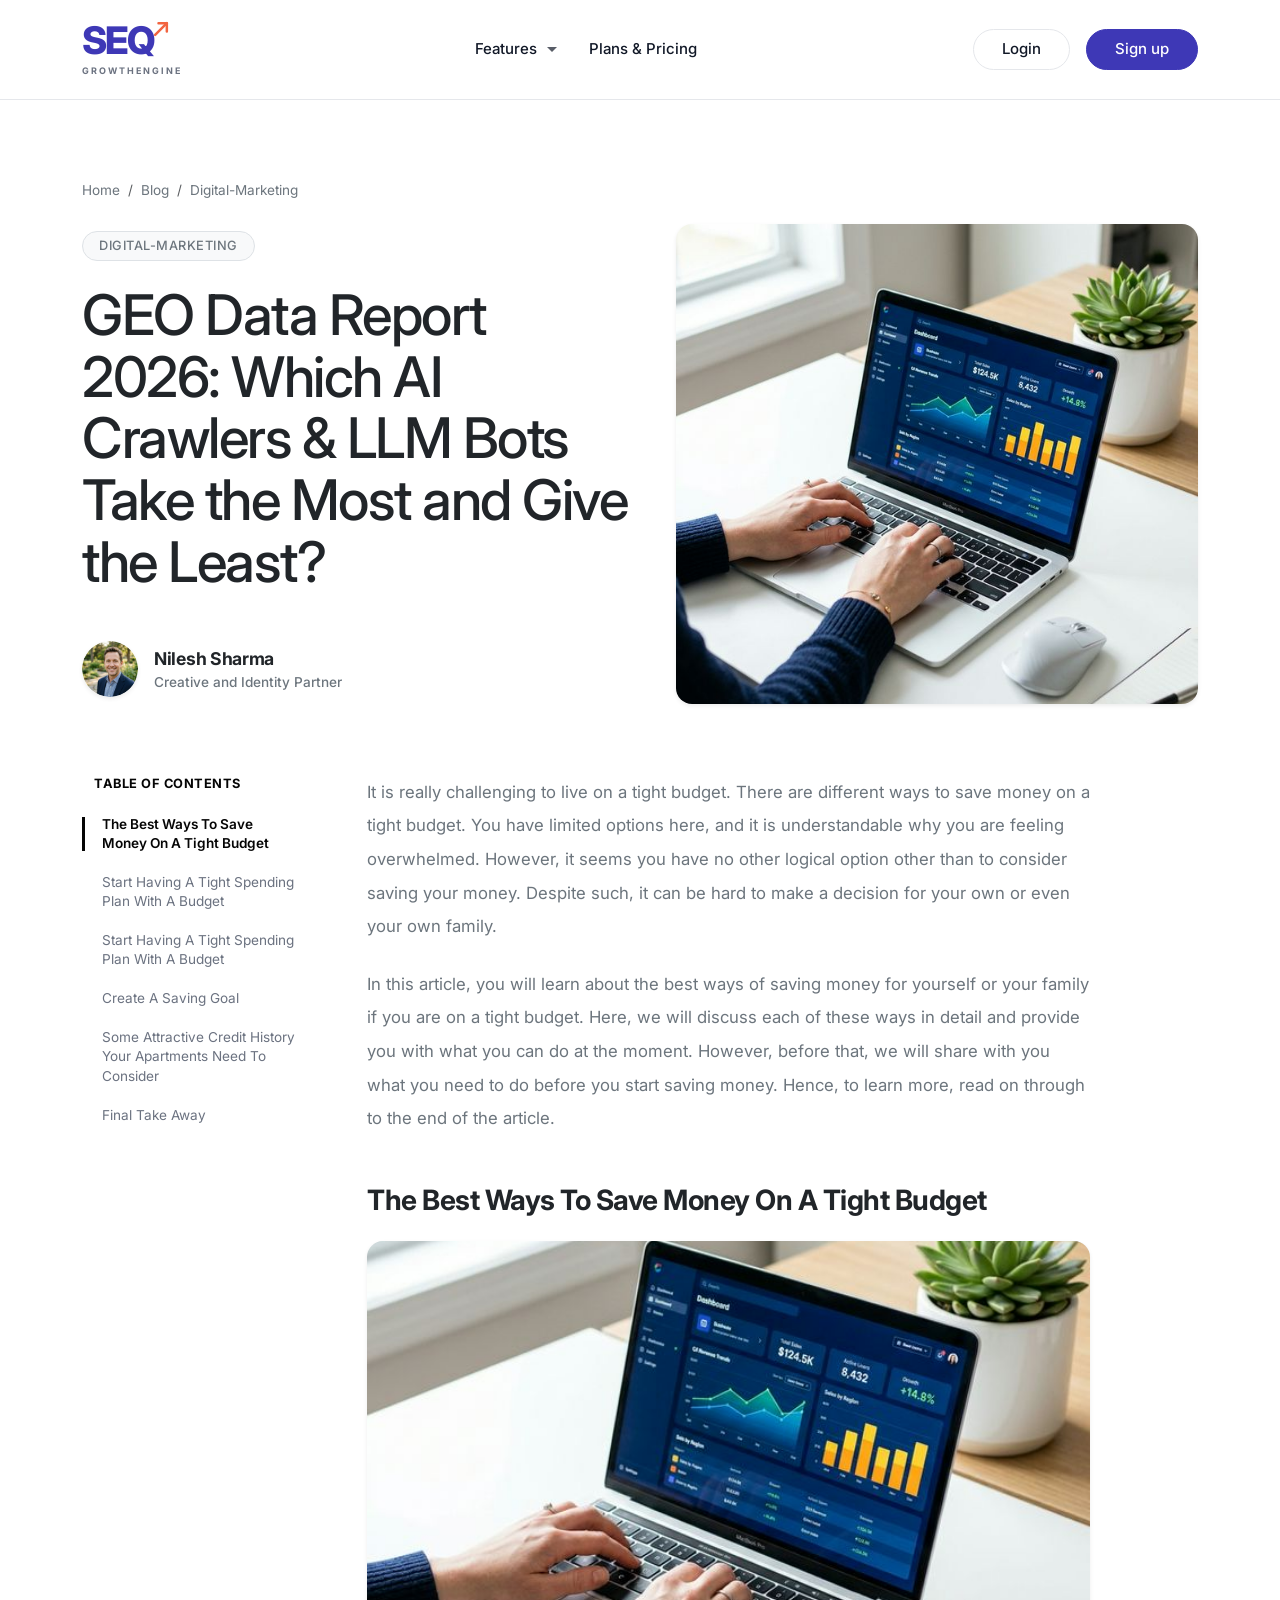
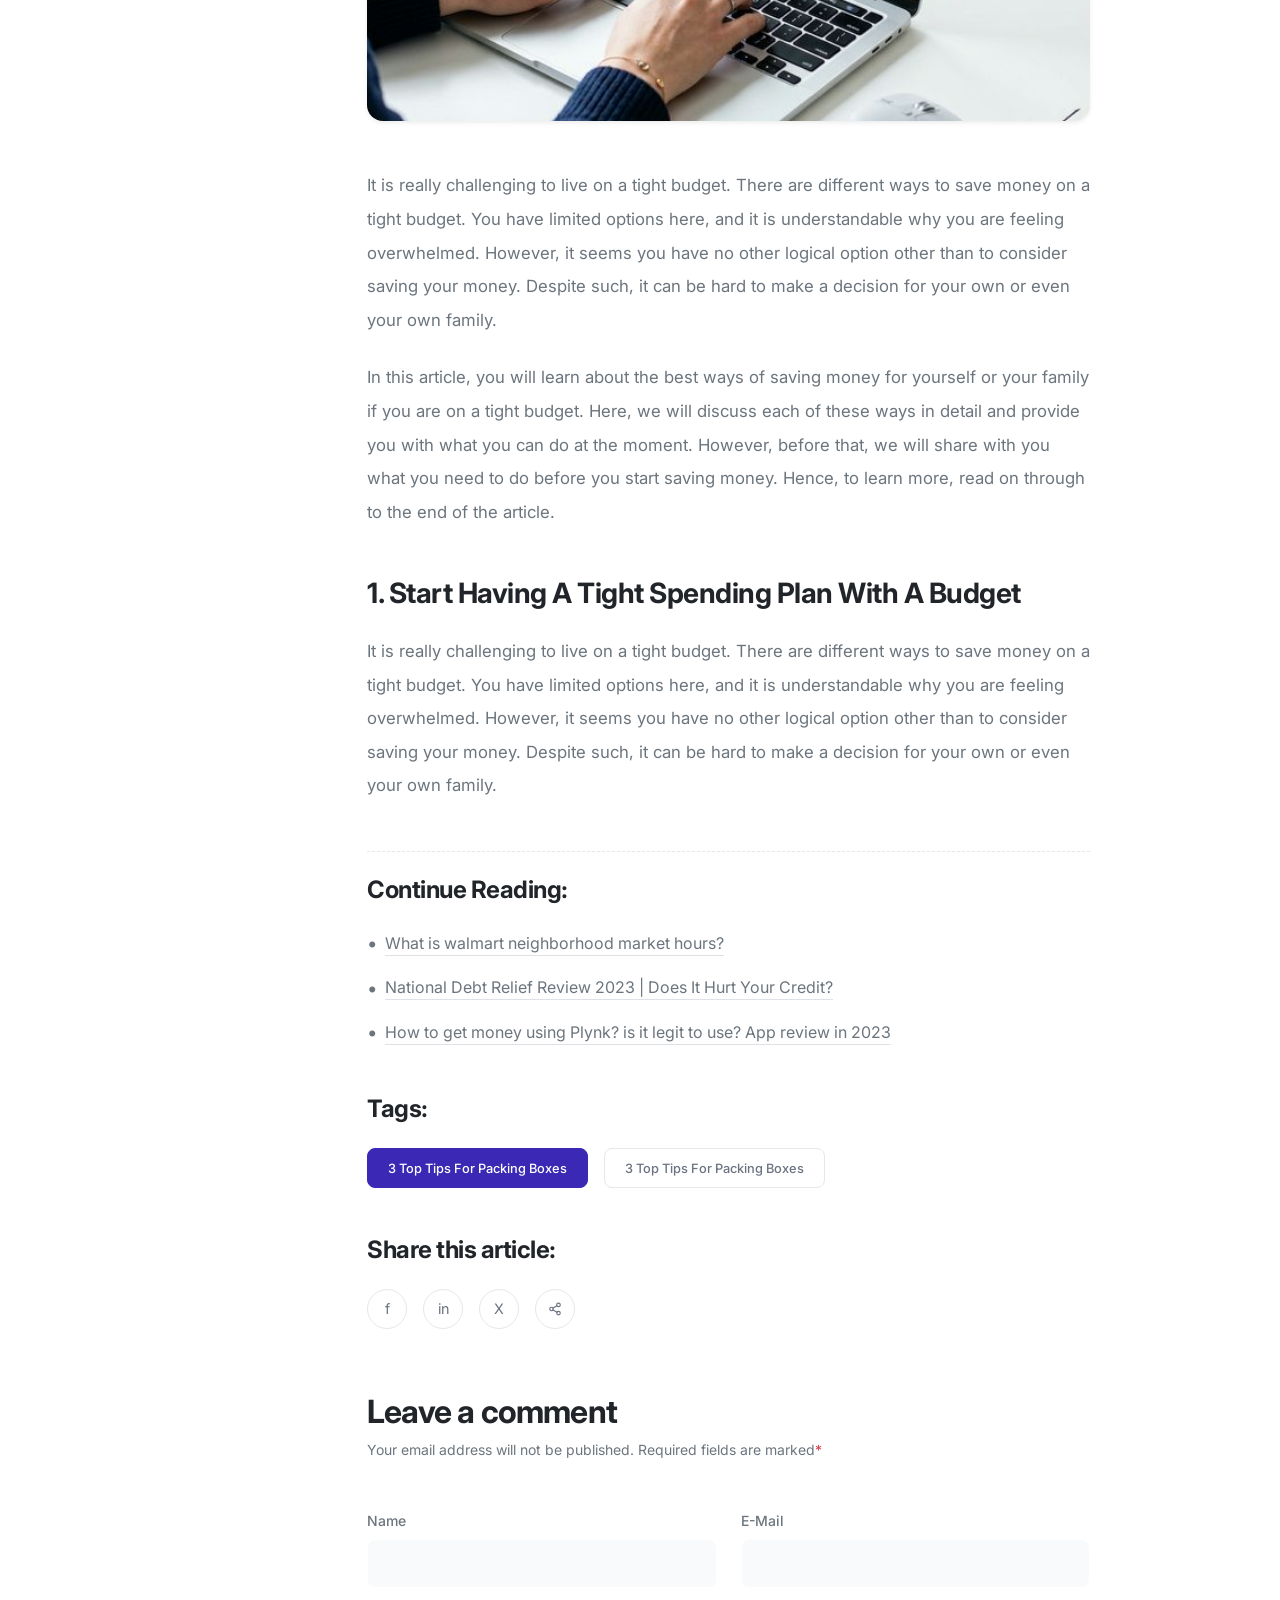
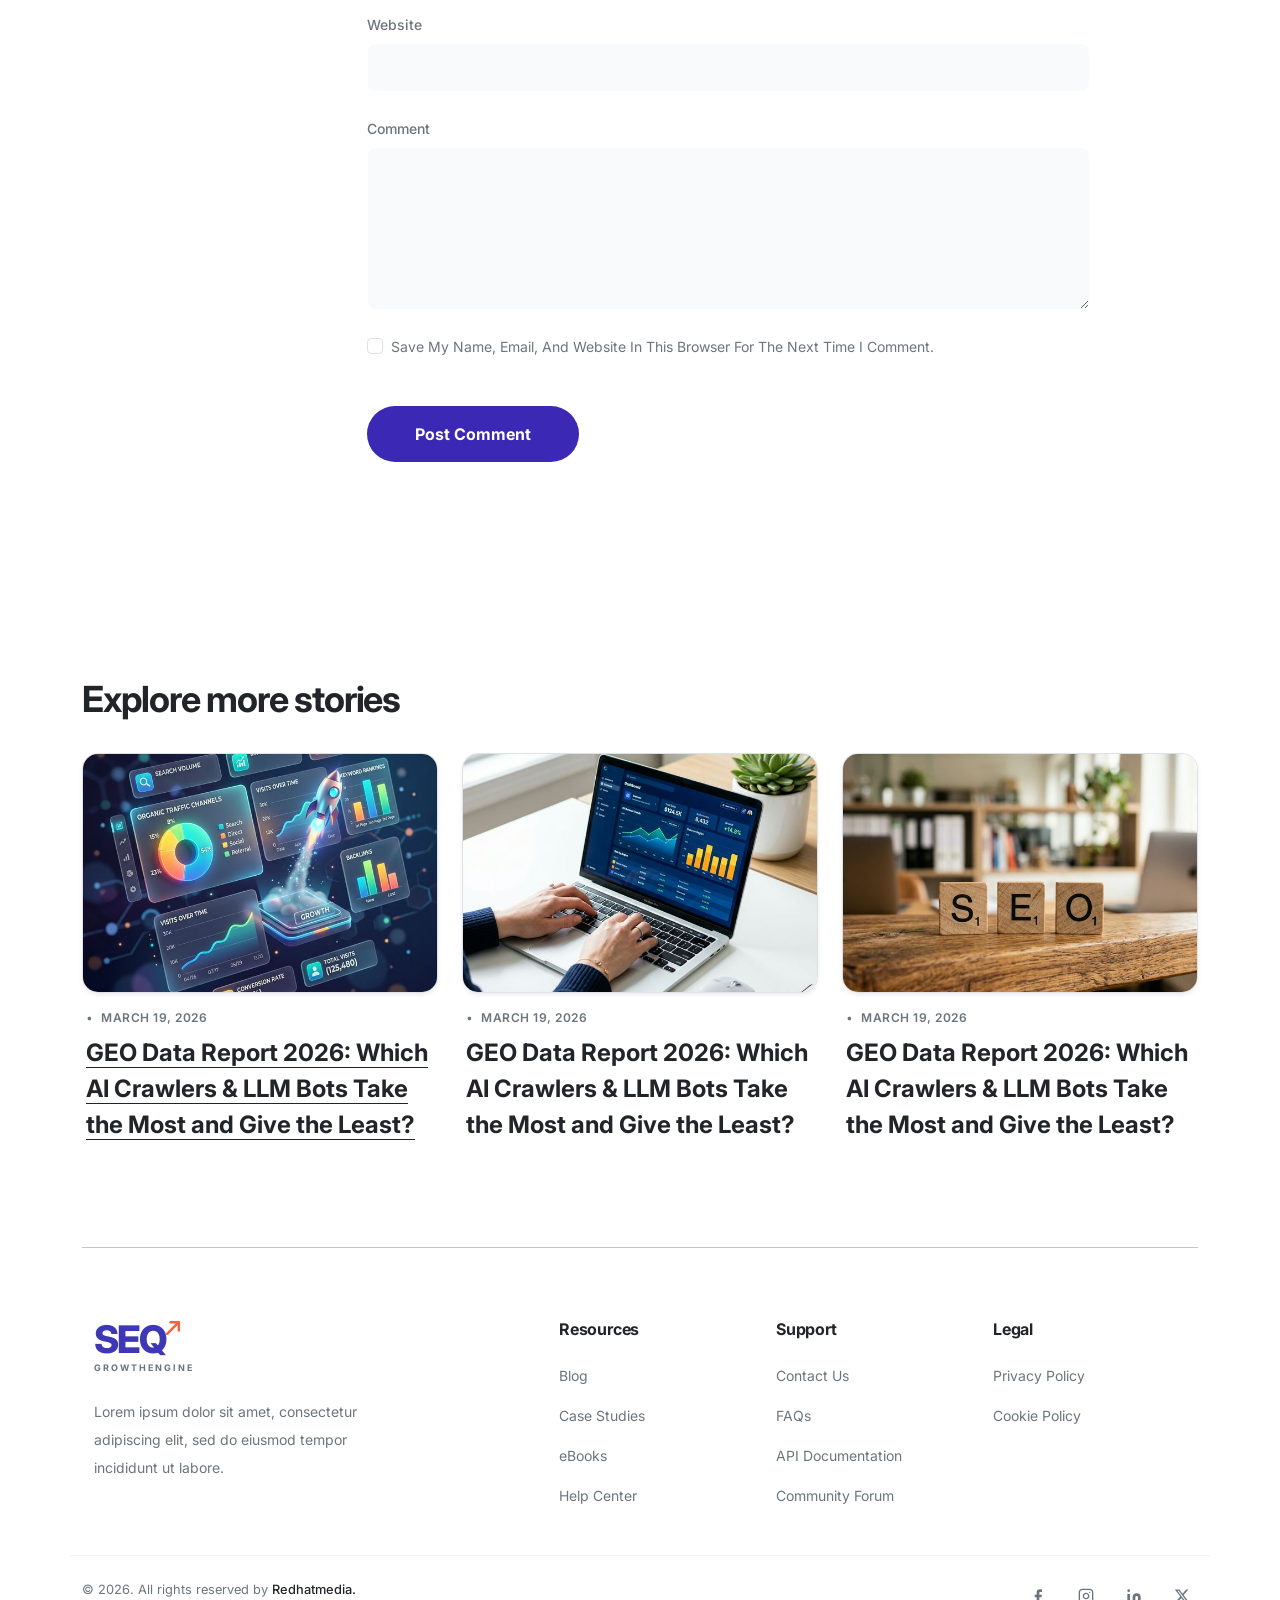
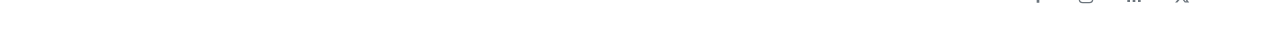
<file: single.html>
<!DOCTYPE html>
<html lang="en">

<head>
    <meta charset="UTF-8">
    <meta name="viewport" content="width=device-width, initial-scale=1.0">
    <meta name="description" content="SEQ - GEO Data Report 2026">
    <title>GEO Data Report 2026 - SEQ</title>

    <!-- Google Fonts -->
    <link rel="preconnect" href="https://fonts.googleapis.com">
    <link rel="preconnect" href="https://fonts.gstatic.com" crossorigin>
    <link href="https://fonts.googleapis.com/css2?family=Inter:wght@400;500;600;700;800&display=swap" rel="stylesheet">

    <!-- Bootstrap 5 CSS -->
    <link href="https://cdn.jsdelivr.net/npm/bootstrap@5.3.3/dist/css/bootstrap.min.css" rel="stylesheet"
        integrity="sha384-QWTKZyjpPEjISv5WaRU9OFeRpok6YctnYmDr5pNlyT2bRjXh0JMhjY6hW+ALEwIH" crossorigin="anonymous">

    <!-- Custom CSS -->
    <link rel="stylesheet" href="css/style.css">
</head>

<body class="bg-white">

    <!-- Navigation Header -->
    <header>
        <nav class="navbar navbar-expand-lg py-3">
            <div class="container custom-nav-container">
                <!-- Logo -->
                <a class="navbar-brand text-decoration-none d-flex flex-column align-items-start" href="#">
                    <div class="position-relative">
                        <span class="logo-seq">SEQ</span>
                        <svg class="logo-arrow" width="20" height="20" viewBox="0 0 24 24" fill="none"
                            stroke="currentColor" stroke-width="3" stroke-linecap="round" stroke-linejoin="round">
                            <line x1="5" y1="19" x2="19" y2="5"></line>
                            <polyline points="9 5 19 5 19 15"></polyline>
                        </svg>
                    </div>
                    <span class="logo-subtext">GROWTHENGINE</span>
                </a>

                <!-- Mobile Menu Toggle -->
                <button class="navbar-toggler" type="button" data-bs-toggle="collapse" data-bs-target="#mainNavigation"
                    aria-controls="mainNavigation" aria-expanded="false" aria-label="Toggle navigation">
                    <span class="navbar-toggler-icon"></span>
                </button>

                <!-- Navigation Links & Buttons -->
                <div class="collapse navbar-collapse" id="mainNavigation">
                    <ul class="navbar-nav mx-auto mb-2 mb-lg-0">
                        <li class="nav-item dropdown px-2">
                            <a class="nav-link dropdown-toggle" href="#" role="button" data-bs-toggle="dropdown"
                                aria-expanded="false">
                                Features
                            </a>
                            <ul class="dropdown-menu border-0 shadow-sm">
                                <li><a class="dropdown-item" href="#">AI SEO</a></li>
                                <li><a class="dropdown-item" href="#">Generative Campaigns</a></li>
                            </ul>
                        </li>
                        <li class="nav-item px-2">
                            <a class="nav-link" href="#">Plans & Pricing</a>
                        </li>
                    </ul>

                    <div class="d-flex align-items-center gap-3 nav-buttons">
                        <a href="#" class="btn btn-login rounded-pill">Login</a>
                        <a href="#" class="btn btn-signup rounded-pill">Sign up</a>
                    </div>
                </div>
            </div>
        </nav>
    </header>

    <!-- Main Content AREA -->
    <main class="container py-5 my-md-4">
        <!-- Breadcrumbs -->
        <div class="row pt-2 mb-4">
            <div class="col-12">
                <nav aria-label="breadcrumb">
                    <ol class="breadcrumb mb-0" style="font-size: 0.85rem;">
                        <li class="breadcrumb-item"><a href="#" class="text-secondary text-decoration-none">Home</a></li>
                        <li class="breadcrumb-item"><a href="#" class="text-secondary text-decoration-none">Blog</a></li>
                        <li class="breadcrumb-item active text-secondary" aria-current="page">Digital-Marketing</li>
                    </ol>
                </nav>
            </div>
        </div>

        <!-- Hero Section -->
        <div class="row align-items-center mb-5 pb-lg-5">
            <!-- Left Column -->
            <div class="col-12 col-lg-6 mb-4 mb-lg-0">
                <span class="badge rounded-pill bg-light text-secondary px-3 py-2 fw-medium mb-4 border d-inline-block" style="font-size: 0.8rem; letter-spacing: 0.5px;">DIGITAL-MARKETING</span>
                <h1 class="text-dark fw-medium mb-5" style="font-size: 3.5rem; letter-spacing: -1.5px; line-height: 1.1;">GEO Data Report 2026: Which AI Crawlers & LLM Bots Take the Most and Give the Least?</h1>
                
                <!-- Author Info -->
                <div class="d-flex align-items-center gap-3 mt-2">
                    <img src="author-avatar.png" alt="Nilesh Sharma" class="rounded-circle shadow-sm" style="width: 56px; height: 56px; object-fit: cover;">
                    <div class="d-flex flex-column">
                        <span class="fw-bold text-dark" style="font-size: 1.1rem; letter-spacing: -0.3px;">Nilesh Sharma</span>
                        <span class="text-secondary small fw-medium" style="font-size: 0.85rem;">Creative and Identity Partner</span>
                    </div>
                </div>
            </div>
            
            <!-- Right Column -->
            <div class="col-12 col-lg-6">
                <div class="ps-lg-4">
                    <img src="blog-cover-2.png" alt="GEO Data Report 2026" class="img-fluid rounded-4 shadow-sm w-100 object-fit-cover" style="height: 480px;">
                </div>
        </div>

        <!-- Article Content Row -->
        <div class="row g-5 mt-4">
            <!-- TOC Sidebar -->
            <aside class="col-lg-3 d-none d-lg-block">
                <div class="sticky-top" style="top: 100px; z-index: 10;">
                    <div class="toc-sidebar">
                        <h6 class="toc-title text-uppercase">Table Of Contents</h6>
                        <ul class="toc-list">
                            <li class="toc-item active"><a href="#" class="toc-link">The Best Ways To Save Money On A Tight Budget</a></li>
                            <li class="toc-item"><a href="#" class="toc-link">Start Having A Tight Spending Plan With A Budget</a></li>
                            <li class="toc-item"><a href="#" class="toc-link">Start Having A Tight Spending Plan With A Budget</a></li>
                            <li class="toc-item"><a href="#" class="toc-link">Create A Saving Goal</a></li>
                            <li class="toc-item"><a href="#" class="toc-link">Some Attractive Credit History Your Apartments Need To Consider</a></li>
                            <li class="toc-item"><a href="#" class="toc-link">Final Take Away</a></li>
                        </ul>
                    </div>
                </div>
            </aside>

            <!-- Main Content Body -->
            <article class="col-12 col-lg-9">
                <div class="pe-xl-5">
                    <p class="text-secondary lh-lg mb-4">
                        It is really challenging to live on a tight budget. There are different ways to save money on a tight budget. You have limited options here, and it is understandable why you are feeling overwhelmed. However, it seems you have no other logical option other than to consider saving your money. Despite such, it can be hard to make a decision for your own or even your own family.
                    </p>
                    <p class="text-secondary lh-lg mb-5">
                        In this article, you will learn about the best ways of saving money for yourself or your family if you are on a tight budget. Here, we will discuss each of these ways in detail and provide you with what you can do at the moment. However, before that, we will share with you what you need to do before you start saving money. Hence, to learn more, read on through to the end of the article.
                    </p>

                    <h2 class="text-dark fw-bold mb-4" style="font-size: 1.75rem; letter-spacing: -0.5px;">The Best Ways To Save Money On A Tight Budget</h2>
                    
                    <img src="blog-cover-2.png" alt="Saving money on a tight budget" class="img-fluid rounded-4 mb-5 w-100 object-fit-cover shadow-sm" style="height: 480px;">

                    <p class="text-secondary lh-lg mb-4">
                        It is really challenging to live on a tight budget. There are different ways to save money on a tight budget. You have limited options here, and it is understandable why you are feeling overwhelmed. However, it seems you have no other logical option other than to consider saving your money. Despite such, it can be hard to make a decision for your own or even your own family.
                    </p>
                    <p class="text-secondary lh-lg mb-5">
                        In this article, you will learn about the best ways of saving money for yourself or your family if you are on a tight budget. Here, we will discuss each of these ways in detail and provide you with what you can do at the moment. However, before that, we will share with you what you need to do before you start saving money. Hence, to learn more, read on through to the end of the article.
                    </p>

                    <h2 class="text-dark fw-bold mb-4" style="font-size: 1.75rem; letter-spacing: -0.5px;">1. Start Having A Tight Spending Plan With A Budget</h2>
                    
                    <p class="text-secondary lh-lg mb-4">
                        It is really challenging to live on a tight budget. There are different ways to save money on a tight budget. You have limited options here, and it is understandable why you are feeling overwhelmed. However, it seems you have no other logical option other than to consider saving your money. Despite such, it can be hard to make a decision for your own or even your own family.
                    </p>

                    <!-- Blog Post Footer -->
                    <div class="mt-5 pt-4 border-top" style="border-top-style: dashed !important; border-color: #e5e7eb !important;">
                        
                        <!-- Continue Reading -->
                        <div class="mb-5">
                            <h3 class="fw-bold text-dark mb-4" style="font-size: 1.5rem; letter-spacing: -0.5px;">Continue Reading:</h3>
                            <ul class="list-unstyled d-flex flex-column gap-3">
                                <li class="d-flex align-items-center gap-2">
                                    <span class="text-secondary" style="font-size: 1.2rem;">•</span>
                                    <a href="#" class="text-secondary text-decoration-none border-bottom border-transparent hover-border-secondary transition-all">What is walmart neighborhood market hours?</a>
                                </li>
                                <li class="d-flex align-items-center gap-2">
                                    <span class="text-secondary" style="font-size: 1.2rem;">•</span>
                                    <a href="#" class="text-secondary text-decoration-none border-bottom border-transparent hover-border-secondary transition-all">National Debt Relief Review 2023 | Does It Hurt Your Credit?</a>
                                </li>
                                <li class="d-flex align-items-center gap-2">
                                    <span class="text-secondary" style="font-size: 1.2rem;">•</span>
                                    <a href="#" class="text-secondary text-decoration-none border-bottom border-transparent hover-border-secondary transition-all">How to get money using Plynk? is it legit to use? App review in 2023</a>
                                </li>
                            </ul>
                        </div>

                        <!-- Tags -->
                        <div class="mb-5">
                            <h3 class="fw-bold text-dark mb-4" style="font-size: 1.5rem; letter-spacing: -0.5px;">Tags:</h3>
                            <div class="d-flex flex-wrap gap-3">
                                <a href="#" class="tag-pill tag-pill-primary">3 Top Tips For Packing Boxes</a>
                                <a href="#" class="tag-pill tag-pill-outline">3 Top Tips For Packing Boxes</a>
                            </div>
                        </div>

                        <!-- Share -->
                        <div class="mb-5 pb-2">
                            <h3 class="fw-bold text-dark mb-4" style="font-size: 1.5rem; letter-spacing: -0.5px;">Share this article:</h3>
                            <div class="d-flex gap-3">
                                <a href="#" class="share-btn">f</a>
                                <a href="#" class="share-btn">in</a>
                                <a href="#" class="share-btn">X</a>
                                <a href="#" class="share-btn"><svg width="14" height="14" viewBox="0 0 24 24" fill="none" stroke="currentColor" stroke-width="2" stroke-linecap="round" stroke-linejoin="round"><circle cx="18" cy="5" r="3"></circle><circle cx="6" cy="12" r="3"></circle><circle cx="18" cy="19" r="3"></circle><line x1="8.59" y1="13.51" x2="15.42" y2="17.49"></line><line x1="15.41" y1="6.51" x2="8.59" y2="10.49"></line></svg></a>
                            </div>
                        </div>

                        <!-- Comment Form -->
                        <div class="comment-section mt-5 pt-2">
                            <h3 class="fw-bold text-dark mb-2" style="font-size: 2rem; letter-spacing: -0.8px;">Leave a comment</h3>
                            <p class="text-secondary small mb-5">Your email address will not be published. Required fields are marked<span class="text-danger">*</span></p>

                            <form id="commentForm" class="comment-form">
                                <div class="row g-4 mb-4">
                                    <div class="col-md-6">
                                        <label class="form-label small text-secondary fw-medium mb-2">Name</label>
                                        <input type="text" class="form-control" placeholder="" required>
                                    </div>
                                    <div class="col-md-6">
                                        <label class="form-label small text-secondary fw-medium mb-2">E-Mail</label>
                                        <input type="email" class="form-control" placeholder="" required>
                                    </div>
                                </div>
                                <div class="mb-4">
                                    <label class="form-label small text-secondary fw-medium mb-2">Website</label>
                                    <input type="url" class="form-control" placeholder="">
                                </div>
                                <div class="mb-4">
                                    <label class="form-label small text-secondary fw-medium mb-2">Comment</label>
                                    <textarea class="form-control" rows="6" placeholder="" required></textarea>
                                </div>
                                <div class="form-check mb-5">
                                    <input class="form-check-input" type="checkbox" value="" id="saveInfo">
                                    <label class="form-check-label small text-secondary" for="saveInfo">
                                        Save My Name, Email, And Website In This Browser For The Next Time I Comment.
                                    </label>
                                </div>
                                <button type="submit" class="btn btn-primary rounded-pill px-5 py-3 fw-bold" style="background-color: #3b28b5; border: none;">Post Comment</button>
                            </form>
                            <div id="commentStatus" class="mt-4 d-none">
                                <div class="alert alert-success rounded-4 border-0 shadow-sm py-3 px-4">
                                     Thank you! Your comment has been received and is awaiting moderation.
                                </div>
                            </div>
                        </div>

                    </div>
                </div>
            </article>
        </div>

    </main>

    <!-- Explore More Stories Section -->
    <section class="container py-5 mb-5 mt-4">
        <h2 class="fw-bold text-dark mb-4 pb-2" style="font-size: 2.25rem; letter-spacing: -1.2px;">Explore more stories</h2>
        
        <div class="row g-4">
            <!-- Story 1 -->
            <div class="col-12 col-md-4">
                <div class="blog-card h-100 d-flex flex-column">
                    <div class="rounded-4 overflow-hidden mb-3 shadow-sm border" style="height: 240px;">
                        <img src="blog-cover-1.png" alt="GEO Data Report" class="w-100 h-100 object-fit-cover transition-all">
                    </div>
                    <div class="px-1">
                        <div class="d-flex align-items-center gap-2 mb-2">
                            <span class="text-secondary" style="font-size: 0.75rem;">•</span>
                            <span class="text-secondary fw-semibold text-uppercase" style="font-size: 0.75rem; letter-spacing: 0.5px;">MARCH 19, 2026</span>
                        </div>
                        <h4 class="fw-bold lh-base">
                            <a href="#" class="text-dark text-decoration-none hover-article-title border-bottom border-dark">GEO Data Report 2026: Which AI Crawlers & LLM Bots Take the Most and Give the Least?</a>
                        </h4>
                    </div>
                </div>
            </div>

            <!-- Story 2 -->
            <div class="col-12 col-md-4">
                <div class="blog-card h-100 d-flex flex-column">
                    <div class="rounded-4 overflow-hidden mb-3 shadow-sm border" style="height: 240px;">
                        <img src="blog-cover-2.png" alt="AI Crawlers" class="w-100 h-100 object-fit-cover transition-all">
                    </div>
                    <div class="px-1">
                        <div class="d-flex align-items-center gap-2 mb-2">
                            <span class="text-secondary" style="font-size: 0.75rem;">•</span>
                            <span class="text-secondary fw-semibold text-uppercase" style="font-size: 0.75rem; letter-spacing: 0.5px;">MARCH 19, 2026</span>
                        </div>
                        <h4 class="fw-bold lh-base">
                            <a href="#" class="text-dark text-decoration-none hover-article-title">GEO Data Report 2026: Which AI Crawlers & LLM Bots Take the Most and Give the Least?</a>
                        </h4>
                    </div>
                </div>
            </div>

            <!-- Story 3 -->
            <div class="col-12 col-md-4">
                <div class="blog-card h-100 d-flex flex-column">
                    <div class="rounded-4 overflow-hidden mb-3 shadow-sm border" style="height: 240px;">
                        <img src="blog-cover-3.png" alt="LLM Bots" class="w-100 h-100 object-fit-cover transition-all">
                    </div>
                    <div class="px-1">
                        <div class="d-flex align-items-center gap-2 mb-2">
                            <span class="text-secondary" style="font-size: 0.75rem;">•</span>
                            <span class="text-secondary fw-semibold text-uppercase" style="font-size: 0.75rem; letter-spacing: 0.5px;">MARCH 19, 2026</span>
                        </div>
                        <h4 class="fw-bold lh-base">
                            <a href="#" class="text-dark text-decoration-none hover-article-title">GEO Data Report 2026: Which AI Crawlers & LLM Bots Take the Most and Give the Least?</a>
                        </h4>
                    </div>
                </div>
            </div>
        </div>
    </section>

    <!-- Separator Line -->
    <div class="container">
        <hr class="my-0 opacity-25">
    </div>

    <!-- Footer -->
    <footer class="mt-5 pb-4">
        <div class="container">
            <!-- Footer Main Content -->
            <div class="row w-100 g-4 mb-5 mx-0 pt-4">
                
                <!-- Logo & Description Column (Matches design placement) -->
                <div class="col-12 col-lg-5 pe-lg-5 mb-4 mb-lg-0">
                    <a class="navbar-brand text-decoration-none d-flex flex-column align-items-start mb-4" href="#">
                        <div class="position-relative">
                            <span class="logo-seq">SEQ</span>
                            <!-- Matching brand arrow styling -->
                            <svg class="logo-arrow" width="20" height="20" viewBox="0 0 24 24" fill="none" stroke="currentColor" stroke-width="3" stroke-linecap="round" stroke-linejoin="round">
                                <line x1="5" y1="19" x2="19" y2="5"></line>
                                <polyline points="9 5 19 5 19 15"></polyline>
                            </svg>
                        </div>
                        <span class="logo-subtext">GROWTHENGINE</span>
                    </a>
                    
                    <p class="text-secondary small mb-0 lh-lg" style="max-width: 320px;">
                        Lorem ipsum dolor sit amet, consectetur adipiscing elit, sed do eiusmod tempor incididunt ut labore.
                    </p>
                </div>

                <!-- Links Columns Container -->
                <div class="col-12 col-lg-7">
                    <div class="row row-cols-2 row-cols-sm-3 g-4">
                        
                        <!-- Links Column 1: Resources -->
                        <div class="col">
                            <h5 class="fw-bold mb-4 fs-6 text-dark" style="letter-spacing: -0.2px;">Resources</h5>
                            <ul class="list-unstyled d-flex flex-column gap-3 mb-0">
                                <li><a href="#" class="text-secondary text-decoration-none small footer-link">Blog</a></li>
                                <li><a href="#" class="text-secondary text-decoration-none small footer-link">Case Studies</a></li>
                                <li><a href="#" class="text-secondary text-decoration-none small footer-link">eBooks</a></li>
                                <li><a href="#" class="text-secondary text-decoration-none small footer-link">Help Center</a></li>
                            </ul>
                        </div>

                        <!-- Links Column 2: Support -->
                        <div class="col">
                            <h5 class="fw-bold mb-4 fs-6 text-dark" style="letter-spacing: -0.2px;">Support</h5>
                            <ul class="list-unstyled d-flex flex-column gap-3 mb-0">
                                <li><a href="#" class="text-secondary text-decoration-none small footer-link">Contact Us</a></li>
                                <li><a href="#" class="text-secondary text-decoration-none small footer-link">FAQs</a></li>
                                <li><a href="#" class="text-secondary text-decoration-none small footer-link">API Documentation</a></li>
                                <li><a href="#" class="text-secondary text-decoration-none small footer-link">Community Forum</a></li>
                            </ul>
                        </div>

                        <!-- Links Column 3: Legal -->
                        <div class="col">
                            <h5 class="fw-bold mb-4 fs-6 text-dark" style="letter-spacing: -0.2px;">Legal</h5>
                            <ul class="list-unstyled d-flex flex-column gap-3 mb-0">
                                <li><a href="#" class="text-secondary text-decoration-none small footer-link">Privacy Policy</a></li>
                                <li><a href="#" class="text-secondary text-decoration-none small footer-link">Cookie Policy</a></li>
                            </ul>
                        </div>

                    </div>
                </div>

            </div>

            <!-- Bottom Footer (Copyright & Socials) -->
            <div class="row pt-4 border-top" style="border-color: #f1f2f4 !important;">
                <div class="col-12 col-md-6 text-center text-md-start mb-3 mb-md-0">
                    <p class="text-secondary small mb-0" style="font-size: 0.8rem;">
                        © 2026. All rights reserved by <span class="text-dark fw-medium">Redhatmedia.</span>
                    </p>
                </div>
                <!-- Social Icons -->
                <div class="col-12 col-md-6 d-flex justify-content-center justify-content-md-end gap-3">
                    <a href="#" class="text-secondary social-icon">
                        <svg width="16" height="16" viewBox="0 0 24 24" fill="currentColor"><path d="M18 2h-3a5 5 0 0 0-5 5v3H7v4h3v8h4v-8h3l1-4h-4V7a1 1 0 0 1 1-1h3z"></path></svg>
                    </a>
                    <a href="#" class="text-secondary social-icon">
                        <svg width="16" height="16" viewBox="0 0 24 24" fill="none" stroke="currentColor" stroke-width="2" stroke-linecap="round" stroke-linejoin="round"><rect x="2" y="2" width="20" height="20" rx="5" ry="5"></rect><path d="M16 11.37A4 4 0 1 1 12.63 8 4 4 0 0 1 16 11.37z"></path><line x1="17.5" y1="6.5" x2="17.51" y2="6.5"></line></svg>
                    </a>
                    <a href="#" class="text-secondary social-icon">
                        <svg width="16" height="16" viewBox="0 0 24 24" fill="currentColor"><path d="M16 8a6 6 0 0 1 6 6v7h-4v-7a2 2 0 0 0-2-2 2 2 0 0 0-2 2v7h-4v-7a6 6 0 0 1 6-6z"></path><rect x="2" y="9" width="4" height="12"></rect><circle cx="4" cy="4" r="2"></circle></svg>
                    </a>
                    <a href="#" class="text-secondary social-icon">
                        <svg width="16" height="16" viewBox="0 0 24 24" fill="currentColor"><path d="M18.244 2.25h3.308l-7.227 8.26 8.502 11.24H16.17l-5.214-6.817L4.99 21.75H1.68l7.73-8.835L1.254 2.25H8.08l4.713 6.231zm-1.161 17.52h1.833L7.084 4.126H5.117z"/></svg>
                    </a>
                </div>
            </div>

        </div>
    </footer>

    <!-- Bootstrap 5 Bundle JS -->
    <script src="https://cdn.jsdelivr.net/npm/bootstrap@5.3.3/dist/js/bootstrap.bundle.min.js"
        integrity="sha384-YvpcrYf0tY3lHB60NNkmxc5s9fDVZLESaAA55NDzOxhy9GkcIdslK1eN7N6jIeHz"
        crossorigin="anonymous"></script>

    <!-- Custom User Scripts -->
    <script src="js/script.js"></script>
</body>

</html>
</file>
<file: css/style.css>
/* ==========================================================================
   CSS Variables & Configuration
   ========================================================================== */
:root {
    /* Brand Colors */
    --brand-blue: #3E38B6;
    /* Logo and button background */
    --brand-blue-hover: #2e298f;
    --brand-orange: #f26440;
    /* Logo accent arrow */

    /* Text Colors */
    --text-dark: #111827;
    --text-muted: #6b7280;

    /* Backgrounds & Borders */
    --bg-light: #f3f4f6;
    --border-nav: #e5e7eb;
}

/* ==========================================================================
   Global Reset & Defaults
   ========================================================================== */
body {
    font-family: 'Inter', sans-serif;
    color: var(--text-dark);
    -webkit-font-smoothing: antialiased;
    background-color: #ffffff;
}

/* ==========================================================================
   Typography & Navigation Elements
   ========================================================================== */

/* Navbar Container */
.navbar {
    border-bottom: 1px solid var(--border-nav);
    background-color: #ffffff;
}

/* Brand Logo */
.logo-seq {
    font-size: 38px;
    font-weight: 800;
    color: var(--brand-blue);
    letter-spacing: -2px;
    line-height: 1;
}

.logo-arrow {
    position: absolute;
    top: -2px;
    right: -18px;
    color: var(--brand-orange);
}

.logo-subtext {
    font-size: 9px;
    font-weight: 700;
    letter-spacing: 2px;
    color: var(--text-muted);
    margin-top: 2px;
}

/* Nav Links */
.navbar-nav .nav-link {
    color: var(--text-dark);
    font-weight: 500;
    font-size: 15px;
    transition: color 0.2s ease;
}

.navbar-nav .nav-link:hover,
.navbar-nav .nav-link:focus {
    color: var(--brand-blue);
}

.dropdown-toggle::after {
    vertical-align: middle;
    border-top: 0.35em solid;
    border-right: 0.35em solid transparent;
    border-bottom: 0;
    border-left: 0.35em solid transparent;
    margin-left: 0.4em;
    opacity: 0.7;
}

/* ==========================================================================
   Buttons
   ========================================================================== */
.btn-login {
    color: var(--text-dark);
    background-color: transparent;
    border: 1px solid var(--border-nav);
    font-weight: 500;
    font-size: 15px;
    padding: 0.5rem 1.75rem;
    transition: all 0.2s ease;
}

.btn-login:hover {
    background-color: var(--bg-light);
    border-color: #d1d5db;
}

.btn-signup {
    color: #ffffff;
    background-color: var(--brand-blue);
    border: 1px solid var(--brand-blue);
    font-weight: 500;
    font-size: 15px;
    padding: 0.5rem 1.75rem;
    transition: all 0.2s ease;
}

.btn-signup:hover {
    color: #ffffff;
    background-color: var(--brand-blue-hover);
    border-color: var(--brand-blue-hover);
}

/* ==========================================================================
   Hero Section
   ========================================================================== */
.hero-container {
    padding-top: 6rem;
    padding-bottom: 6rem;
}

.hero-badge {
    background-color: #f1f2f4 !important;
    /* Soft gray exact to design */
    color: var(--text-muted);
    font-weight: 500;
    font-size: 11px;
    letter-spacing: 0.5px;
    padding: 0.6rem 1.2rem;
    border-radius: 50rem;
    /* Creates the pill shape */
}

.hero-title {
    font-size: 3.5rem;
    font-weight: 500;
    letter-spacing: -1.5px;
    line-height: 1.15;
    color: #050505;
}

.hero-description {
    font-size: 1.125rem;
    line-height: 1.6;
    color: var(--text-muted);
    max-width: 95%;
}

/* ==========================================================================
   Responsive Adjustments
   ========================================================================== */
@media (max-width: 991.98px) {
    .hero-container {
        padding-top: 3rem;
    }

    .hero-title {
        font-size: 2.75rem;
        margin-bottom: 1.5rem !important;
    }

    .hero-description {
        max-width: 100%;
        margin-top: 1.5rem !important;
    }

    .nav-buttons {
        margin-top: 1rem;
        padding-bottom: 1rem;
    }
}

@media (max-width: 575.98px) {
    .hero-title {
        font-size: 2.25rem;
    }
}

/* ==========================================================================
   Showcase Section
   ========================================================================== */
.showcase-container {
    margin-top: 2rem;
    margin-bottom: 5rem;
}

.showcase-card {
    background: #191238;
    /* Deep purple background */
    background-image:
        radial-gradient(ellipse at 70% 30%, rgba(138, 43, 226, 0.5) 0%, transparent 60%),
        radial-gradient(ellipse at 30% 80%, rgba(62, 56, 182, 0.6) 0%, transparent 50%),
        radial-gradient(ellipse at 90% 90%, rgba(200, 80, 255, 0.4) 0%, transparent 50%);
    box-shadow: 0 25px 50px -12px rgba(17, 7, 43, 0.3);
    min-height: 550px;
    border: 1px solid rgba(255, 255, 255, 0.05);
}

/* Wavy abstract backgound simulation */
.showcase-wave-bg {
    position: absolute;
    top: 0;
    left: 0;
    right: 0;
    bottom: 0;
    background-image:
        repeating-linear-gradient(45deg,
            rgba(255, 255, 255, 0.02) 0px,
            rgba(255, 255, 255, 0.02) 1px,
            transparent 1px,
            transparent 14px),
        repeating-linear-gradient(-45deg,
            rgba(255, 255, 255, 0.02) 0px,
            rgba(255, 255, 255, 0.02) 1px,
            transparent 1px,
            transparent 14px);
    opacity: 0.7;
    pointer-events: none;
    mask-image: linear-gradient(to right, rgba(0, 0, 0, 1) 40%, rgba(0, 0, 0, 0) 90%);
    -webkit-mask-image: linear-gradient(to right, rgba(0, 0, 0, 1) 40%, rgba(0, 0, 0, 0) 90%);
}

/* Showcase Pills/Tags */
.showcase-tags {
    display: flex;
    flex-wrap: wrap;
    gap: 12px;
    max-width: 95%;
}

.showcase-tag {
    background-color: rgba(255, 255, 255, 0.15);
    color: #e5e7eb;
    font-weight: 500;
    font-size: 11px;
    padding: 0.65rem 1.25rem;
    border-radius: 50rem;
    backdrop-filter: blur(8px);
    border: 1px solid rgba(255, 255, 255, 0.08);
    transition: all 0.3s ease;
    letter-spacing: 0.3px;
    cursor: pointer;
}

.showcase-tag:hover {
    background-color: rgba(255, 255, 255, 0.25);
}

.showcase-tag.active {
    background-color: #ffffff;
    color: var(--text-dark);
    box-shadow: 0 4px 15px rgba(255, 255, 255, 0.2);
}

/* Typography & Content Block */
.showcase-heading {
    font-size: 1.35rem;
    font-weight: 400;
    line-height: 1.5;
    color: rgba(255, 255, 255, 0.95);
}

.btn-showcase-arrow {
    width: 65px;
    height: 65px;
    border: 1px solid rgba(255, 255, 255, 0.8);
    color: #ffffff;
    background: transparent;
    transition: all 0.3s cubic-bezier(0.4, 0, 0.2, 1);
    margin-top: 1rem;
}

.btn-showcase-arrow:hover,
.btn-showcase-arrow:focus {
    background: #ffffff;
    color: #191238;
    transform: scale(1.05) translate(2px, -2px);
    /* Creates a subtle arrow motion */
}

/* Dashboard Mockup Panel */
.dashboard-preview-col {
    perspective: 1000px;
    height: 100%;
    min-height: 450px;
}

/* Panel starts partially off screen / overlapping layout */
.dashboard-preview-card {
    width: 130%;
    right: -25%;
    top: 50%;
    transform: translateY(-50%) rotateY(-6deg) rotateX(2deg);
    height: 480px;
    border: 1px solid rgba(255, 255, 255, 0.2);
    box-shadow:
        -20px 20px 60px rgba(0, 0, 0, 0.4),
        0 0 0 1px rgba(255, 255, 255, 0.1) inset;
}

/* Inner mock google console stylings */
.dashboard-body {
    height: calc(100% - 55px);
}

.dashboard-sidebar {
    background-color: #f8f9fa;
}

.dashboard-main {
    background-color: #ffffff;
}

.hover-bg:hover {
    background-color: rgba(0, 0, 0, 0.03);
    cursor: pointer;
}

.title-settings {
    font-size: 20px;
}

.label-settings {
    font-size: 12px;
}

.settings-item {
    font-size: 13px;
}

.settings-item span.text-dark {
    font-weight: 500;
}

.blurred-text {
    filter: blur(4px);
    user-select: none;
    -webkit-user-select: none;
    opacity: 0.6;
}

/* Responsive constraints */
@media (max-width: 991.98px) {
    .showcase-card {
        min-height: auto;
    }

    .showcase-heading {
        font-size: 1.25rem;
    }

    .dashboard-preview-col {
        min-height: 380px;
        margin-top: 3rem !important;
    }

    .dashboard-preview-card {
        position: relative;
        width: 100%;
        right: 0;
        top: 0;
        transform: none !important;
        height: 400px;
    }

    .dashboard-preview-card:hover {
        transform: translateY(-5px) !important;
    }

    .settings-item {
        font-size: 12px;
    }
}

/* ==========================================================================
   Statistics Cards Section
   ========================================================================== */
.stats-container {
    margin-bottom: 4rem;
}

.stat-card {
    min-height: 280px;
}

/* The first blue brand card */
.brand-card {
    background-color: var(--brand-blue);
}

.brand-card-text {
    font-size: 1.3rem;
    letter-spacing: -0.5px;
}

/* Wavy ripple pattern simulation on brand card */
.brand-card-bg-pattern {
    top: -50px;
    left: -50px;
    width: 200px;
    height: 200px;
    opacity: 0.15;
    pointer-events: none;
}

.ripple-circle {
    position: absolute;
    border-radius: 50%;
    border: 1px solid #ffffff;
    top: 50%;
    left: 50%;
    transform: translate(-50%, -50%);
}

.c1 {
    width: 40px;
    height: 40px;
}

.c2 {
    width: 80px;
    height: 80px;
}

.c3 {
    width: 120px;
    height: 120px;
}

.c4 {
    width: 160px;
    height: 160px;
}

.c5 {
    width: 200px;
    height: 200px;
}

/* The data stat cards */
.data-card {
    background-color: #f4f5f5;
    /* Off-white precise match */
    transition: transform 0.3s ease, box-shadow 0.3s ease;
}

.data-card:hover {
    transform: translateY(-4px);
    box-shadow: 0 10px 25px -5px rgba(0, 0, 0, 0.05);
}

.stat-label {
    font-size: 0.85rem;
    font-weight: 500;
}

.stat-value {
    font-size: 3.5rem;
    letter-spacing: -2px;
    color: #050505;
}

@media (max-width: 1199.98px) {
    .stat-value {
        font-size: 2.75rem;
    }

    .brand-card-text {
        font-size: 1.15rem;
    }
}

@media (max-width: 767.98px) {
    .stat-card {
        min-height: 220px;
        padding: 2.5rem !important;
    }
}

/* ==========================================================================
   Partner Logos Slider
   ========================================================================== */
.partner-logos-wrapper {
    background-color: transparent;
    border-color: #f0f0f0 !important;
}

/* Base track setup */
.partner-slider-track {
    width: max-content;
    /* Ensure it stays flat */
    animation: slide-left 35s linear infinite;
}

/* Track pauses when hovered for usability */
.partner-logos-wrapper:hover .partner-slider-track {
    animation-play-state: paused;
}

/* Fading masks on edges for smooth entry/exit */
.slider-mask-left,
.slider-mask-right {
    position: absolute;
    top: 0;
    width: 100px;
    height: 100%;
    z-index: 2;
    pointer-events: none;
}

.slider-mask-left {
    left: 0;
    background: linear-gradient(to right, #ffffff, transparent);
}

.slider-mask-right {
    right: 0;
    background: linear-gradient(to left, #ffffff, transparent);
}

.partner-slide img:hover {
    filter: grayscale(0%) !important;
    opacity: 1 !important;
    transform: scale(1.05);
}

/* Continuous scroll animation */
@keyframes slide-left {
    from {
        transform: translateX(0);
    }

    to {
        /* Translates exactly half its width to seamlessly loop back to start */
        transform: translateX(-50%);
    }
}

/* ==========================================================================
   Agency Pack Features Section
   ========================================================================== */
.agency-features-container {
    background-color: #f1f0f8;
    /* Light purple background matching image */
}

.agency-title {
    font-size: 2.75rem;
    letter-spacing: -1px;
}

.agency-card {
    transition: transform 0.3s ease, box-shadow 0.3s ease;
    border: 1px solid rgba(255, 255, 255, 0.5);
}

.agency-card:hover {
    transform: translateY(-5px);
    box-shadow: 0 15px 30px -10px rgba(0, 0, 0, 0.08) !important;
}

.icon-wrapper svg {
    transition: transform 0.3s ease;
}

.agency-card:hover .icon-wrapper svg {
    transform: scale(1.1);
}

@media (max-width: 991.98px) {
    .agency-title {
        font-size: 2.25rem;
    }
}

/* ==========================================================================
   Secondary Agency Pack Section
   ========================================================================== */
.secondary-agency-container {
    background-color: #ffffff;
    /* White bg instead of light purple */
}

.checklist-item {
    background-color: #f6f7f8 !important;
    /* Soft gray for pill background */
    transition: transform 0.2s ease, background-color 0.2s ease;
}

.checklist-item:hover {
    transform: translateX(4px);
    background-color: #eeeff1 !important;
}

.checklist-icon {
    background-color: #0b9e1d !important;
    /* Bright green check exactly matching design */
}

/* ==========================================================================
   Testimonial Carousel Section
   ========================================================================== */
.testimonial-track {
    transition: transform 0.4s cubic-bezier(0.25, 1, 0.5, 1);
    will-change: transform;
}

.testimonial-card {
    background-color: #f9f9f9 !important;
    /* Soft card background */
    border: 1px solid transparent;
}

.testimonial-controls button {
    opacity: 0.7;
    transition: opacity 0.2s ease, transform 0.2s ease;
}

.testimonial-controls button:hover {
    opacity: 1;
    transform: scale(1.1);
}

.testimonial-controls button:disabled {
    opacity: 0.3;
    pointer-events: none;
}

@media (max-width: 767.98px) {
    .testimonial-card {
        min-width: 300px !important;
        max-width: 300px !important;
    }
}

/* ==========================================================================
   Info Cards Section (4 columns)
   ========================================================================== */
.info-card {
    background-color: #f3f1fa !important;
    /* Soft purple background matching the design */
    transition: transform 0.3s ease, box-shadow 0.3s ease;
}

.info-card:hover {
    transform: translateY(-4px);
    box-shadow: 0 10px 25px -5px rgba(0, 0, 0, 0.05) !important;
}

.info-card-bg-pattern {
    top: -50px;
    left: -50px;
    width: 200px;
    height: 200px;
    opacity: 0.1;
    pointer-events: none;
}

.info-card-bg-pattern .ripple-circle {
    border-color: #3e38b6;
    /* Use primary brand blue/purple for the stroke */
}

/* ==========================================================================
   Call To Action Banner Section
   ========================================================================== */
.cta-banner {
    background-color: var(--brand-blue);
    /* Match primary brand blue exactly */
    min-height: 380px;
}

.cta-bg-pattern {
    width: 300px;
    height: 300px;
    opacity: 0.15;
    pointer-events: none;
}

.cta-bg-pattern .ripple-circle {
    border-color: #ffffff;
    /* White strokes on the blue background */
}

/* Position top-left pattern */
.pattern-top-left {
    top: -100px;
    left: -100px;
}

/* Position bottom-right pattern */
.pattern-bottom-right {
    bottom: -100px;
    right: -100px;
}

.max-w-md {
    max-width: 700px;
}

.cta-banner .btn-light {
    transition: transform 0.2s ease, box-shadow 0.2s ease;
}

.cta-banner .btn-light:hover {
    transform: translateY(-2px);
    box-shadow: 0 10px 20px rgba(0, 0, 0, 0.1);
}

/* ==========================================================================
   Footer Section
   ========================================================================== */
.footer-link {
    transition: color 0.2s ease, transform 0.2s ease;
    display: inline-block;
}

.footer-link:hover {
    color: var(--brand-blue) !important;
    transform: translateX(3px);
}

.social-icon {
    transition: color 0.2s ease, transform 0.2s ease;
    display: flex;
    align-items: center;
    justify-content: center;
    width: 32px;
    height: 32px;
    border-radius: 50%;
    background-color: transparent;
}

.social-icon:hover {
    color: var(--brand-blue) !important;
    transform: translateY(-2px);
}

/* ==========================================================================
   Updated Feature Showcase Section (Dark Mode)
   ========================================================================== */
.new-dark-showcase {
    background-color: #1a0b2e;
    /* Deep dark purple base */
    min-height: 500px;
    border: 1px solid rgba(255, 255, 255, 0.05);
}

.dark-showcase-bg {
    filter: saturate(1.2) contrast(1.1);
    pointer-events: none;
}

.new-showcase-tags {
    /* Ensure the wrapper respects max-width to naturally wrap the tags like the image */
    max-width: 480px;
}

.badge.glass-tag {
    background: rgba(255, 255, 255, 0.15);
    /* Translucent white/purple */
    color: rgba(255, 255, 255, 0.85);
    border: 1px solid rgba(255, 255, 255, 0.1);
    backdrop-filter: blur(10px);
    -webkit-backdrop-filter: blur(10px);
    padding: 0.6rem 1.2rem;
    font-size: 0.85rem;
    font-weight: 500;
    border-radius: 50rem;
    /* Full pill shape */
    transition: all 0.3s ease;
    cursor: default;
}

.badge.glass-tag:hover {
    background: rgba(255, 255, 255, 0.25);
    transform: translateY(-2px);
}

.badge.glass-tag.active {
    background: #ffffff !important;
    color: #1a0b2e !important;
    font-weight: 600;
    box-shadow: 0 4px 15px rgba(255, 255, 255, 0.2);
}

.btn-showcase-arrow:hover {
    background-color: white;
    color: #1a0b2e !important;
    transform: scale(1.05);
    transition: all 0.2s ease;
}

/* Showcase Mockup Image Styling */
@media (min-width: 992px) {
    .showcase-mockup-img {
        position: absolute;
        top: 50%;
        transform: translateY(-50%);
        left: 50%;
        /* Position half-way across */
        width: 55%;
        /* Bleed off the right edge naturally */
        height: auto;
        object-fit: contain;
        border-radius: 16px 0 0 16px;
        /* Smooth out both left corners */
        border: 1px solid rgba(255, 255, 255, 0.15);
        border-right: none;
        box-shadow: -15px 0 35px rgba(0, 0, 0, 0.3);
        /* Strong shadow casting inward */
    }
}

@media (max-width: 991.98px) {
    .showcase-mockup-img {
        width: calc(100% + 1.5rem);
        margin-right: -1.5rem;
        /* Slight right bleed */
        margin-bottom: -2.5rem;
        /* Generous bottom bleed */
        border-radius: 16px 0 0 16px;
        /* Show both left corners on mobile too if possible */
        height: auto;
        object-fit: cover;
        border: 1px solid rgba(255, 255, 255, 0.15);
        border-right: none;
        box-shadow: -5px -5px 20px rgba(0, 0, 0, 0.2);
    }
}

/* ==========================================================================
   Hreflang Tag Tester Page Styles
   ========================================================================== */

/* Main Container overrides */
.tool-container {
    background-color: #f8f9fc !important; /* Soft light blue/grey bg */
}

/* Custom form control padding to match design */
.tool-container .form-control,
.tool-container .form-select {
    padding: 0.8rem 1rem;
    border-radius: 8px;
}

/* Table overrides for cleanliness */
.test-results-section .table th {
    letter-spacing: 0.5px;
}
.test-results-section .table td {
    vertical-align: middle;
}

/* Informational Timeline Styles */
.hreflang-timeline {
    /* Base positioning context already set inline, but adding here just in case */
    position: relative;
}

@media (max-width: 575.98px) {
    /* Adjust the connecting line left offset on very small screens if padding gets tight */
    .timeline-line {
        left: calc(0.5rem - 1px) !important;
    }
    
    /* Pull the text and container back closer to the icon on mobile */
    .timeline-node {
        padding-left: 3.5rem !important;
    }
    
    .timeline-node .timeline-icon {
        left: -0.5rem !important; /* Readjust icon position to sit on the new line pos */
    }
    
    .timeline-node h2 {
        font-size: 1.5rem !important;
    }
}

/* FAQs Accordion Styles */
.custom-accordion .faq-item {
    transition: background-color 0.2s ease-in-out;
}

.custom-accordion .faq-item:hover {
    background-color: #f1f3f8 !important; /* Slightly darker on hover for affordance */
}

.custom-accordion .cursor-pointer {
    cursor: pointer;
}

.custom-accordion .faq-answer {
    /* Smooth transitions handled by JS, but adding typography tweaks here */
    color: #4b5563; /* text-secondary equivalent */
}

.custom-accordion .faq-icon svg {
    transition: transform 0.2s ease-in-out;
}

/* ==========================================================================
   Blog Listing Styles
   ========================================================================== */
.blog-card-title {
    transition: color 0.15s ease-in-out, text-decoration-color 0.15s ease-in-out;
}

.blog-card:hover .blog-card-title {
    text-decoration: underline !important;
    text-decoration-thickness: 1px !important;
    text-underline-offset: 3px;
    color: #3b28b5 !important;
}

.blog-card img {
    transition: transform 0.3s ease, box-shadow 0.3s ease;
}

.blog-card:hover img {
    transform: translateY(-2px);
    box-shadow: 0 .25rem .75rem rgba(0,0,0,.08) !important;
}

/* ==========================================================================
   Table of Contents Sidebar
   ========================================================================== */
.toc-sidebar {
    padding-right: 1.5rem;
}

.toc-title {
    font-size: 0.8rem;
    font-weight: 700;
    color: #050505;
    margin-bottom: 1.5rem;
    letter-spacing: 0.5px;
}

.toc-list {
    list-style: none;
    padding-left: 0;
}

.toc-item {
    margin-bottom: 1.25rem;
    position: relative;
    padding-left: 0.5rem;
}

.toc-link {
    font-size: 0.85rem;
    color: #6b7280;
    text-decoration: none;
    transition: color 0.2s ease;
    display: block;
    line-height: 1.4;
    font-weight: 400;
}

.toc-link:hover {
    color: #3b28b5;
}

.toc-item.active .toc-link {
    color: #050505;
    font-weight: 600;
}

/* Vertical indicator for active TOC item */
.toc-item.active::before {
    content: "";
    position: absolute;
    left: -0.75rem;
    top: 2px;
    bottom: 2px;
    width: 2.5px;
    background-color: #050505;
}

article p {
    font-size: 1.05rem;
    color: #4b5563;
}

/* ==========================================================================
   Blog Post Footer & Comments
   ========================================================================== */
.tag-pill {
    font-size: 0.8rem;
    padding: 0.6rem 1.25rem;
    border-radius: 0.5rem;
    text-decoration: none;
    transition: all 0.2s ease;
    display: inline-block;
    font-weight: 500;
}

.tag-pill-primary {
    background-color: #3b28b5;
    color: #fff;
    border: 1px solid #3b28b5;
}

.tag-pill-outline {
    background-color: transparent;
    color: #6b7280;
    border: 1px solid #e5e7eb;
}

.tag-pill-outline:hover {
    border-color: #3b28b5;
    color: #3b28b5;
}

.share-btn {
    width: 40px;
    height: 40px;
    border-radius: 50%;
    border: 1px solid #e5e7eb;
    display: flex;
    align-items: center;
    justify-content: center;
    color: #6b7280;
    text-decoration: none;
    transition: all 0.2s ease;
    font-size: 0.9rem;
}

.share-btn:hover {
    border-color: #3b28b5;
    color: #3b28b5;
    background-color: #f9fafb;
}

.comment-form .form-control {
    background-color: #f9fafb;
    border: 1px solid transparent;
    padding: 0.75rem 1rem;
    border-radius: 0.5rem;
    font-size: 0.95rem;
    transition: all 0.2s ease;
}

.comment-form .form-control:focus {
    background-color: #fff;
    border-color: rgba(59, 40, 181, 0.2);
    box-shadow: 0 0 0 4px rgba(59, 40, 181, 0.05);
    outline: none;
}

.hover-border-secondary:hover {
    border-color: #6b7280 !important;
}

.transition-all {
    transition: all 0.2s ease;
}

/* ==========================================================================
   Announcement Modal Styles
   ========================================================================== */
.bg-brand-purple {
    background-color: #3b28b5 !important;
}

.modal-content-custom {
    max-width: 480px;
    width: 100%;
    background-color: #fff;
    border-radius: 2rem;
    padding: 3.5rem 2.5rem;
    position: relative;
    text-align: center;
}

.modal-close-btn {
    position: absolute;
    top: 1.5rem;
    right: 1.5rem;
    background: none;
    border: none;
    font-size: 1.5rem;
    color: #9ca3af;
    cursor: pointer;
    line-height: 1;
}

.gift-icon-container {
    width: 80px;
    height: 80px;
    background-color: #f3f4f6;
    border-radius: 50%;
    display: flex;
    align-items: center;
    justify-content: center;
    margin: 0 auto 2rem;
    color: #374151;
}

.modal-logo {
    margin-bottom: 2.5rem;
}
/* ==========================================================================
   Leads Page Styles
   ========================================================================== */
.leads-page-container {
    max-width: 1000px;
}

.leads-badge {
    background-color: #f1f2f4 !important;
    color: #6b7280;
    font-weight: 500;
    font-size: 11px;
    letter-spacing: 0.5px;
    padding: 0.6rem 1.2rem;
    border-radius: 50rem;
    display: inline-block;
}

.leads-title {
    font-size: 4rem;
    font-weight: 600;
    line-height: 1.1;
    color: #050505;
    letter-spacing: -1.5px;
}

.leads-content-wrapper p {
    font-size: 1.15rem;
    line-height: 1.6;
    color: #4b5563;
    margin-bottom: 2rem;
    max-width: 850px;
}

@media (max-width: 991.98px) {
    .leads-title {
        font-size: 2.5rem;
    }
}

/* ==========================================================================
   Email Card & Report Section
   ========================================================================== */
.email-card {
    background-color: #f8faff;
}

.email-card .form-control {
    height: 60px;
    padding-left: 1.5rem;
}

.email-card .form-control::placeholder {
    color: #9ca3af;
    font-size: 0.95rem;
}

.report-list li {
    position: relative;
    padding-left: 1.5rem;
    margin-bottom: 1.25rem;
    line-height: 1.6;
}

.report-list li::before {
    content: "";
    position: absolute;
    left: 0;
    top: 0.7rem;
    width: 6px;
    height: 6px;
    background-color: #9ca3af;
    border-radius: 50%;
}

/* ==========================================================================
   Phase 3: Contact Form Styles
   ========================================================================== */
.custom-input {
    height: 55px;
    padding-left: 1.25rem;
}

.custom-textarea {
    padding: 1.25rem;
    resize: none;
}

.contact-form-section .email-card {
    background-color: #f1f5f9;
}

/* ==========================================================================
   Pricing Section
   ========================================================================== */
.pricing-wrapper {
    background-color: #f6f8fb; /* Matching the light grayish-blue background in design */
}

.pricing-toggle-container {
    background-color: #ffffff;
    border-radius: 50rem;
    display: inline-flex;
    padding: 0.35rem;
    box-shadow: 0 2px 8px rgba(0,0,0,0.03);
}

.pricing-toggle-btn {
    border: none;
    background: transparent;
    padding: 0.6rem 2rem;
    font-weight: 500;
    font-size: 0.95rem;
    color: var(--text-dark);
    border-radius: 50rem;
    transition: all 0.3s ease;
}

.pricing-toggle-btn.active {
    background-color: #2c293b; /* Dark pill background for Monthly */
    color: #ffffff;
}

.badge-discount {
    background-color: #ff6b6b; /* Reddish orange */
    color: #ffffff;
    font-size: 0.65rem;
    font-weight: 600;
    padding: 0.25rem 0.5rem;
    border-radius: 50rem;
    position: absolute;
    top: -12px;
    right: -10px;
    letter-spacing: 0.5px;
}

.badge-popular {
    background-color: #ff6b6b;
    color: #ffffff;
    font-size: 0.7rem;
    font-weight: 500;
    padding: 0.25rem 0.75rem;
    border-radius: 50rem;
    margin-left: 0.75rem;
}

.pricing-card {
    background-color: #ffffff;
    border-radius: 1.25rem;
    padding: 2.5rem 2rem;
    transition: transform 0.3s ease, box-shadow 0.3s ease;
    border: 1px solid transparent;
}

.pricing-card:hover {
    transform: translateY(-5px);
    box-shadow: 0 15px 35px rgba(0,0,0,0.05);
}

.pricing-plan-name {
    font-size: 1.1rem;
    color: var(--text-muted);
    margin-bottom: 1rem;
    font-weight: 400;
}

.pricing-price {
    font-size: 3.5rem;
    font-weight: 700;
    color: var(--text-dark);
    line-height: 1;
    letter-spacing: -1.5px;
}

.pricing-currency {
    font-size: 1rem;
    font-weight: 400;
    color: var(--text-muted);
    letter-spacing: 0;
}

.pricing-subtitle {
    color: var(--text-muted);
    font-size: 0.9rem;
    margin-top: 0.75rem;
    margin-bottom: 2rem;
}

.btn-pricing-outline {
    background: transparent;
    border: 1px solid var(--border-nav);
    color: var(--text-dark);
    font-weight: 500;
    transition: all 0.2s ease;
}

.btn-pricing-outline:hover {
    background: var(--bg-light);
    color: var(--text-dark);
}

.feature-list-title {
    font-size: 0.95rem;
    font-weight: 700;
    color: var(--text-dark);
    margin-bottom: 1.5rem;
    margin-top: 2rem;
}

.feature-list {
    list-style: none;
    padding-left: 0;
    margin-bottom: 0;
}

.feature-list li {
    font-size: 0.9rem;
    color: var(--text-muted);
    margin-bottom: 0.85rem;
    display: flex;
    align-items: center;
}

.feature-list li svg {
    color: #22c55e; /* Green checkmark */
    width: 16px;
    height: 16px;
    margin-right: 0.75rem;
    flex-shrink: 0;
}

/* ==========================================================================
   Compare Plans Section
   ========================================================================== */
.compare-section {
    padding-top: 4rem;
    padding-bottom: 6rem;
}

.compare-title {
    font-size: 2.75rem;
    font-weight: 500;
    line-height: 1.2;
    letter-spacing: -1px;
    color: var(--text-dark);
}

.compare-plan-header {
    margin-bottom: 2rem;
}

.compare-table {
    border-top: 1px solid var(--border-nav);
}

.compare-row {
    border-bottom: 1px solid var(--border-nav);
    padding: 1.5rem 0;
    transition: background-color 0.2s ease;
}

.compare-row:hover {
    background-color: rgba(0,0,0,0.01);
}

.compare-feature-name {
    font-size: 0.95rem;
    font-weight: 400;
    color: var(--text-muted);
}

.compare-icon-check {
    color: #22c55e;
    width: 18px;
    height: 18px;
}

.compare-icon-cross {
    color: #ef4444;
    width: 18px;
    height: 18px;
}

/* Compare Section Specific Pricing Sizes */
.pricing-price-compare {
    font-size: 2.25rem;
}

/* ==========================================================================
   Responsive Utilities
   ========================================================================== */
@media (max-width: 767.98px) {
    /* Responsive overrides for smaller phone viewports in the compare table */
    .compare-title {
        font-size: 2rem;
        text-align: center;
        margin-bottom: 2rem;
    }
    .pricing-price-compare {
        font-size: 1.2rem;
    }
    .pricing-plan-name {
        font-size: 0.9rem;
    }
    .compare-feature-name {
        font-size: 0.75rem;
        line-height: 1.3;
    }
    .pricing-currency {
        font-size: 0.75rem;
    }
    .compare-icon-check, .compare-icon-cross {
        width: 14px;
        height: 14px;
    }
    .badge-popular {
        font-size: 0.5rem;
        padding: 0.2rem 0.4rem;
        margin-left: 0.25rem;
    }
    .compare-table .row > div {
        padding-left: 5px;
        padding-right: 5px;
    }
    .compare-table .ps-lg-5 {
        padding-left: 0 !important;
    }
}
</file>
